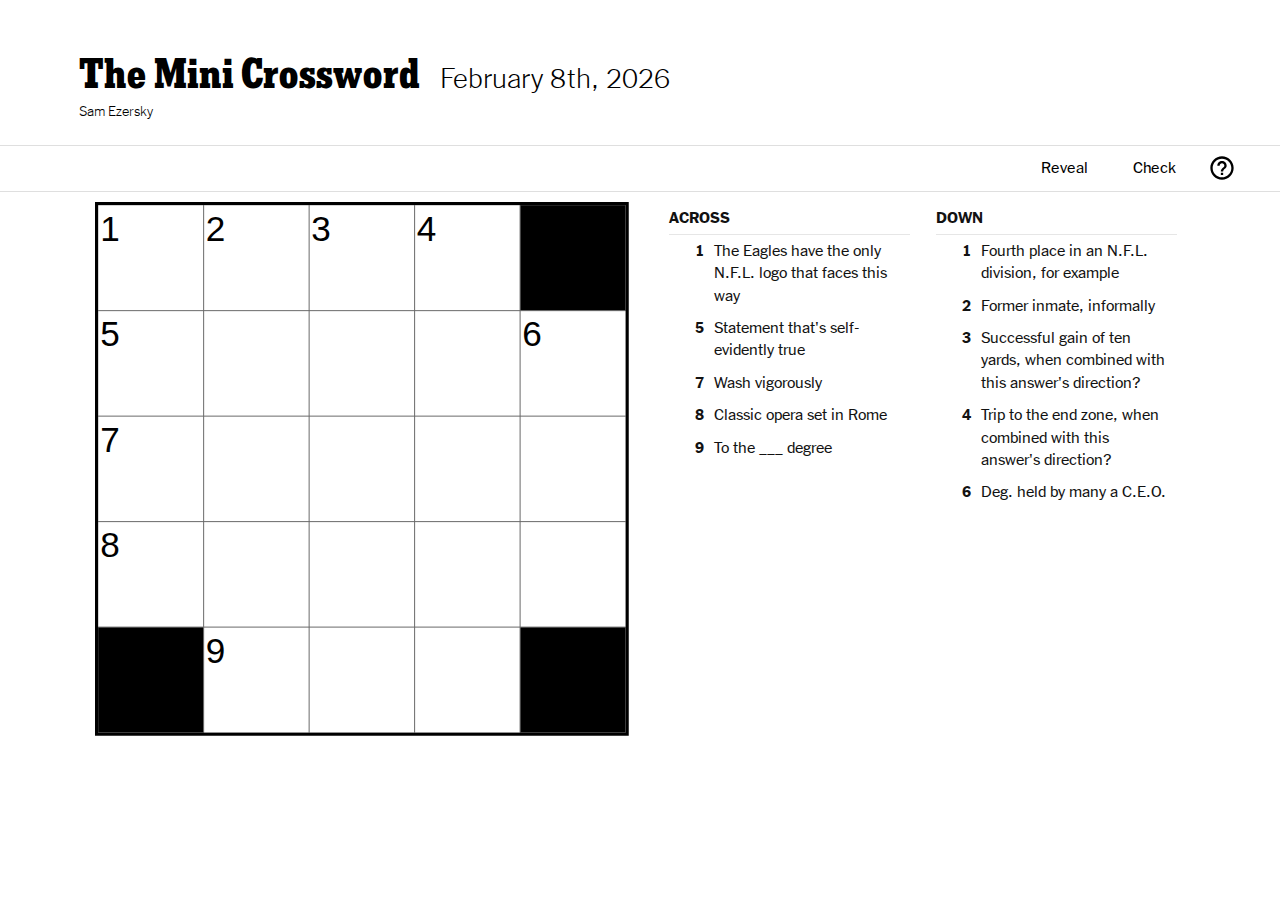
<file: docs/index.html>
<html lang="en-US" class="pz-dont-touch"><head><meta charset="utf-8">
  <title data-testid="page-title">Wednesday, September 3, 2025 The Mini puzzle — The New York Times</title>
  <meta name="viewport" content="width=device-width, initial-scale=1, minimal-ui">
  <meta http-equiv="X-UA-Compatible" content="IE=edge,chrome=1">
  <meta name="version" content="v2509021410">
  <meta name="commit" content="COMMIT_HASH 69b8cd606577a483931fd31ed6e502f4e4f18bf5">
  <meta name="CG" content="Crosswords/Games" data-testid="meta-cg">
  <meta name="PT" content="puzzle | crossword" data-testid="meta-pt">
  <meta name="apple-mobile-web-app-title" content="NYT Games" data-testid="meta">
  <meta name="application-name" content="NYT Games" data-testid="meta">
  <meta name="msapplication-TileColor" content="#000000" data-testid="meta">
  <meta name="theme-color" content="#000000" data-testid="meta">
  <meta name="sourceApp" content="games-crosswords" data-testid="meta">
  <meta property="og:title" content="Play The Mini Crossword" data-testid="meta">
  <meta property="og:url" content="https://www.nytimes.com/crosswords/game/mini" data-testid="meta">
  <meta property="description" content="All the fun of the larger New York Times Crossword, but you can solve it in seconds." data-testid="meta">
  <meta name="description" content="All the fun of the larger New York Times Crossword, but you can solve it in seconds." data-testid="meta">
  <meta property="og:description" content="All the fun of the larger New York Times Crossword, but you can solve it in seconds." data-testid="meta">
  <meta property="og:image" content="https://mwcm.nyt.com/dam/mkt_assets/img/games/mini.png" data-testid="meta">
  <meta property="og:type" content="website" data-testid="meta">
  <meta name="CG" content="Crosswords/Games" data-testid="meta">
  <meta name="PT" content="puzzle | mini" data-testid="meta">
  <link rel="canonical" href="https://www.nytimes.com/crosswords/game/mini">
  <script src="https://code.jquery.com/jquery-3.7.1.min.js"></script>
  <script src="main.js"></script>
  <link rel="stylesheet" type="text/css" href="stylesheet_5.css">
  <link rel="stylesheet" type="text/css" href="stylesheet_4.css">
  <link rel="stylesheet" type="text/css" href="stylesheet_3.css">
  <link rel="stylesheet" type="text/css" href="stylesheet_2.css">
  <style data-lights="css">
    @media (min-width:768px) {}

    .css-ahdaij {
      display: none
    }

    @media (min-width:768px) {
      .css-ahdaij {
        display: inline
      }
    }

    .css-1pyyfem {
      font-size: clamp(14px, 11.5248px + 0.660066vw, 16px);
      line-height: 1.5;
      font-family: nyt-franklin, NYTFranklin, franklin, sans-serif;
      font-weight: 600;
      -moz-osx-font-smoothing: grayscale;
      margin: 0px;
      padding: 8px;
      display: none;
      -moz-box-align: center;
      align-items: center;
      -moz-box-pack: center;
      justify-content: center;
      text-decoration: none;
      color: rgb(18, 18, 18)
    }

    @media (min-width:376px) {
      .css-1pyyfem {
        display: flex
      }
    }

    @media (min-width:768px) {
      .css-1pyyfem {
        font-size: clamp(16px, 13.7143px + 0.297619vw, 18px);
        line-height: 24px;
        padding: 12px
      }
    }

    @media (min-width:1440px) {
      .css-1pyyfem {
        font-size: 18px;
        line-height: 27px
      }
    }

    .css-iwiovi {
      display: flex;
      -moz-box-align: center;
      align-items: center;
      gap: 8px
    }

    .css-13rhg2p {
      text-transform: uppercase
    }

    .css-n7qlm {
      border-bottom: 1px solid rgb(18, 18, 18);
      background-color: rgb(251, 211, 0);
      color: rgb(18, 18, 18);
      text-align: center;
      width: 100%
    }

    .css-1x3t11b {
      font-size: inherit;
      vertical-align: middle
    }

    @media (max-width:576px) {}

    @media (max-width:576px) {}

    .css-h8ucks {
      display: flex;
      flex-direction: column;
      -moz-box-align: center;
      align-items: center;
      -moz-box-pack: center;
      justify-content: center;
      height: 36px;
      border: 1px solid rgb(0, 0, 0);
      border-radius: 3px;
      background-color: rgb(0, 0, 0);
      margin: 0px;
      padding: 0px;
      cursor: pointer
    }

    .css-h8ucks:hover {
      background-color: rgb(51, 51, 51)
    }

    .css-h8ucks a {
      font-family: nyt-franklin, NYTFranklin, franklin, sans-serif;
      font-weight: 700;
      color: rgb(255, 255, 255);
      font-size: 12px;
      letter-spacing: 0.047em;
      text-transform: uppercase;
      line-height: 20px;
      font-style: normal;
      text-decoration: none
    }

    .css-lvk7nf {
      white-space: nowrap;
      padding: 8px 12px
    }

    .css-8wtcr7 {
      width: fit-content
    }

    @media (max-width:499px) {}

    @media (min-width:768px) {}

    @media (min-width:768px) {}

    @media (min-width:1024px) {}

    @media (min-width:375px) {}

    @media (max-width:444px) {}

    @media (min-width:768px) {}

    @media (max-width:499px) {}

    @media (min-width:1024px) {}

    @media (min-width:1024px) {}

    @media (min-width:1024px) {}

    @media (forced-colors:none) {}

    @media (prefers-reduced-motion:no-preference) {}

    @media (prefers-reduced-motion) {}

    @keyframes spin {
      100% {
        transform: rotate(360deg)
      }
    }

    @keyframes spin {
      100% {
        transform: rotate(360deg)
      }
    }

    @media (prefers-reduced-motion:no-preference) {}

    @media (forced-colors:none) {}

    @media (prefers-reduced-motion:no-preference) {}

    @media (forced-colors:none) {}

    @media (prefers-reduced-motion:no-preference) {}

    @supports (content:"primary"/"alt") {
      .css-9sbjgg[target="_blank"]::after {
        content: "﻿"/"(opens in new tab)";
        display: contents
      }
    }

    @media (forced-colors:none) {}

    @media (prefers-reduced-motion:no-preference) {}

    @media (prefers-reduced-motion:no-preference) {}

    @media (prefers-reduced-motion:no-preference) {}

    @media (prefers-color-scheme:light) {}

    @media (prefers-color-scheme:dark) {}

    @media (prefers-color-scheme:dark) {}

    @media (prefers-color-scheme:dark) {}

    @media (min-width:1024px) {}

    @media (min-width:768px) {}

    @media (min-height:668px) {}

    @media (min-width:768) {}

    @media (max-width:360px) {}

    @media (min-height:668px) {}

    @media (min-width:768px) {}

    @media (min-height:668px) {}

    @media (min-width:768) {}

    @media (min-width:1280px) {}

    @media (max-width:360px) {}

    @media (min-height:668px) {}

    @media (min-width:768) {}
  </style>
  <meta name="referrer" content="no-referrer">
  <link rel="shortcut icon" href="images/58.png">
  <style>
    .sf-hidden {
      display: none !important
    }
  </style>
  <meta http-equiv="content-security-policy" content="default-src 'none'; connect-src 'self' data: blob:; font-src 'self' data: blob:; img-src 'self' data: blob:; style-src 'self' 'unsafe-inline' data: blob:; frame-src 'self' data: blob:; media-src 'self' data: blob:; script-src 'self' 'unsafe-inline' data: blob:; object-src 'self' data: blob:;">
  </head><body class="pz-page pz-desktop pz-web pz-purr-adconfiguration-full pz-purr-californianotices-hide pz-purr-datasaleoptout-hide pz-purr-limitsensitivepi-hide pz-purr-fidestcf-hide pz-games-sale-banner pz-games-sale-nav pz-games-sale-cta pz-anon">
    <div id="portal-skip-nav" class="sf-hidden"></div>
    
    <div class="pz-content pz-hide-loading">
      <div class="pz-section pz-section-filled pz-ad-box pz-desktop-only sf-hidden"></div>
      <div class="pz-section" id="crossword-container">
        <div class="pz-row pz-game-title-bar">
          <div class="pz-module" id="portal-game-header">
            <div class="xwd__header--spacer"></div>
            <header class="xwd__header--wrapper">
              <div class="xwd__header--row xwd__header--fullwidth">
                <div class="xwd__header--puzzle-details-container">
                  <div class="xwd__details--container">
                    <div class="xwd__details--title">The Mini Crossword</div>
                    <div class="xwd__details--date">DATE</div>
                    <div class="xwd__details--byline">
                      <span>CONSTRUCTOR</span>
                    </div>
                  </div>
                </div>
              </div>
            </header>
          </div>
        </div>
        <div class="pz-game-wrapper" id="js-hook-game-wrapper">
          <div id="portal-toast-system"></div>
          <div id="portal-game-moments"></div>
          <div id="portal-toolbar-tooltip"></div>
          <div id="portal-sb-tooltip"></div>
          <div id="portal-modal-system"></div>
          <div class="pz-game-screen" id="js-hook-pz-moment__game">
            <div class="pz-game-toolbar">
              <div class="pz-row">
                <div class="pz-module pz-flex-row pz-game-toolbar-content" id="portal-game-toolbar">
                  <div class="xwd__toolbar--wrapper">
                    <ul class="xwd__toolbar--tools">
                      
                      <li class="xwd__tool--button xwd__timer--button">
                        
                      </li>
                      <div class="xwd__toolbar--expandedMenu">
                        <li class="xwd__tool--button xwd__tool--texty">
                          <button type="button" aria-label="reveal">reveal</button>
                          <ul class="xwd__menu--container" data-testid="help-menu">
                            <li class="xwd__menu--item xwd__menu--item-display">
                              <button id="reveal-square" type="button" class="xwd__menu--btnlink">Square</button>
                            </li><li class="xwd__menu--item xwd__menu--item-display">
                              <button id="reveal-word" type="button" class="xwd__menu--btnlink">Word</button>
                            </li><li class="xwd__menu--item xwd__menu--item-display">
                              <button id="reveal-puzzle" type="button" class="xwd__menu--btnlink">Puzzle</button>
                          </li></ul>
                        </li><li class="xwd__tool--button xwd__tool--texty">
                          <button type="button" aria-label="check">check</button>
                          <ul class="xwd__menu--container" data-testid="help-menu">
                            <li class="xwd__menu--item xwd__menu--item-display">
                              <button id="check-square" type="button" class="xwd__menu--btnlink">Square</button>
                            </li><li class="xwd__menu--item xwd__menu--item-display">
                              <button id="check-word" type="button" class="xwd__menu--btnlink">Word</button>
                            </li><li class="xwd__menu--item xwd__menu--item-display">
                              <button id="check-puzzle" type="button" class="xwd__menu--btnlink">Puzzle</button>
                          </li></ul>
                        </li>
                      </div>
                      <li class="xwd__tool--button">
                        <button type="button" aria-label="Support Feedback Menu">
                          <i class="xwd__toolbar_icon--support" data-testid="tool-icon"></i>
                        </button>
                        <ul class="xwd__menu--container xwd__support-menu" role="menu">
                          <li class="xwd__menu--item" role="none">
                            <a href="https://iteratehq.com/nytimes/6776fdbf57ff0d28b15d6a04" target="_blank" rel="noopener noreferrer" class="xwd__menu--btnlink">Feedback <div class="Icon-module_iconWrapper__ZfKPm">
                                <svg aria-hidden="true" xmlns="http://www.w3.org/2000/svg" height="16" viewBox="0 0 16 16" width="16" class="game-icon" data-testid="icon-arrow">
                                  <path fill="var(--text)" d="M11.3301 4.06982H4.73006V5.26982H9.88006L3.81006 11.3398L4.66006 12.1898L10.7301 6.11982V11.2698H11.9301V4.66982C11.9301 4.33982 11.6601 4.06982 11.3301 4.06982Z"></path>
                                </svg>
                              </div>
                            </a>
                          </li><li class="xwd__menu--item" role="none">
                            <a aria-label="Report a bug by email" rel="noopener noreferrer" target="_blank" href="mailto:nytgames@nytimes.com?subject=Crossword%20Bug%20Report%20(190093)&amp;body=%0D%0A%0D%0A%0A----%20%0ADevice%20summary%3A%0APage%3A%20%2Fcrosswords%2Fgame%2Fmini%0APlatform%3A%20Web%20(Desktop)%0ABrowser%3A%20Firefox%20142.0%0AOS%3A%20OS%20X%2010.15%0AScreen%20Resolution%3A%201080%20x%201920%0AViewport%20Size%3A%201080%20x%201836%0ATimezone%3A%20UTC%2B9%0ABuild%3A%2069b8cd606577a483931fd31ed6e502f4e4f18bf5%0ARegi%3A%20anon%0ADigi%3A%20No%0AXwd%3A%20No%0APage%20View%3A%2072f1ffda-6c2a-4d0a-9c4d-e3dcbd190093%0ALS%20Used%3A%2065.43%20KB%0ALS%20Available%3A%205.05%20MB%0A%0A" title="nytgames@nytimes.com" role="link">Report a Bug <div class="Icon-module_iconWrapper__ZfKPm">
                                <svg aria-hidden="true" xmlns="http://www.w3.org/2000/svg" height="16" viewBox="0 0 16 16" width="16" class="game-icon" data-testid="icon-arrow">
                                  <path fill="var(--text)" d="M11.3301 4.06982H4.73006V5.26982H9.88006L3.81006 11.3398L4.66006 12.1898L10.7301 6.11982V11.2698H11.9301V4.66982C11.9301 4.33982 11.6601 4.06982 11.3301 4.06982Z"></path>
                                </svg>
                              </div>
                            </a>
                          </li><li class="xwd__menu--item" role="none">
                            <a href="https://help.nytimes.com/360025912452-The-Mini-Crossword" target="_blank" rel="noopener noreferrer" class="xwd__menu--btnlink">Questions? <div class="Icon-module_iconWrapper__ZfKPm">
                                <svg aria-hidden="true" xmlns="http://www.w3.org/2000/svg" height="16" viewBox="0 0 16 16" width="16" class="game-icon" data-testid="icon-arrow">
                                  <path fill="var(--text)" d="M11.3301 4.06982H4.73006V5.26982H9.88006L3.81006 11.3398L4.66006 12.1898L10.7301 6.11982V11.2698H11.9301V4.66982C11.9301 4.33982 11.6601 4.06982 11.3301 4.06982Z"></path>
                                </svg>
                              </div>
                            </a>
                        </li></ul>
                      </li>
                      <div class="xwd__toolbar--condensedMenu sf-hidden"></div>
                    </ul>
                  </div>
                </div>
              </div>
            </div>
            <div id="portal-game-modals">
              <div role="dialog" aria-modal="true" class="modal-system-container start-modal-container" data-testid="modal-wrapper" aria-label="modal"></div>
            </div>
            <div class="pz-game-field" id="pz-game-root">
              <main tabindex="0">
                <div class="xwd__layout_container">
                  <div>
                    <article id="puzzle" aria-label="Main Puzzle Layout" class="xwd__layout_puzzle--desktop">
                      <section class="xwd__layout_clueBarAndBoard" aria-label="Game Board with Clue Bar">
                        
                        <section class="xwd__board xwd__desktop" aria-label="Game Board">
                          <div class="xwd__board--content" style="transition:transform;transform:translate(0px) scale(1);touch-action:none;user-select:none" data-testid="zoomable">
                            
                          </div>
                        </section>
                      </section>
                      <section class="xwd__layout--cluelists">
                        <div class="xwd__clue-list--wrapper">
                          <h3 class="xwd__clue-list--title">Across</h3>
                          <ol class="xwd__clue-list--list xwd__clue-list--obscured">
                            </ol>
                        </div>
                        <div class="xwd__clue-list--wrapper">
                          <h3 class="xwd__clue-list--title">Down</h3>
                          <ol class="xwd__clue-list--list xwd__clue-list--obscured">
                            </ol>
                        </div>
                      </section>
                    </article>
                  </div>
                </div>
              </main>
            </div>
          </div>
          <div id="portal-editorial-content"></div>
        </div>
      </div>
      
      
    </div>
    


</body></html>
</file>
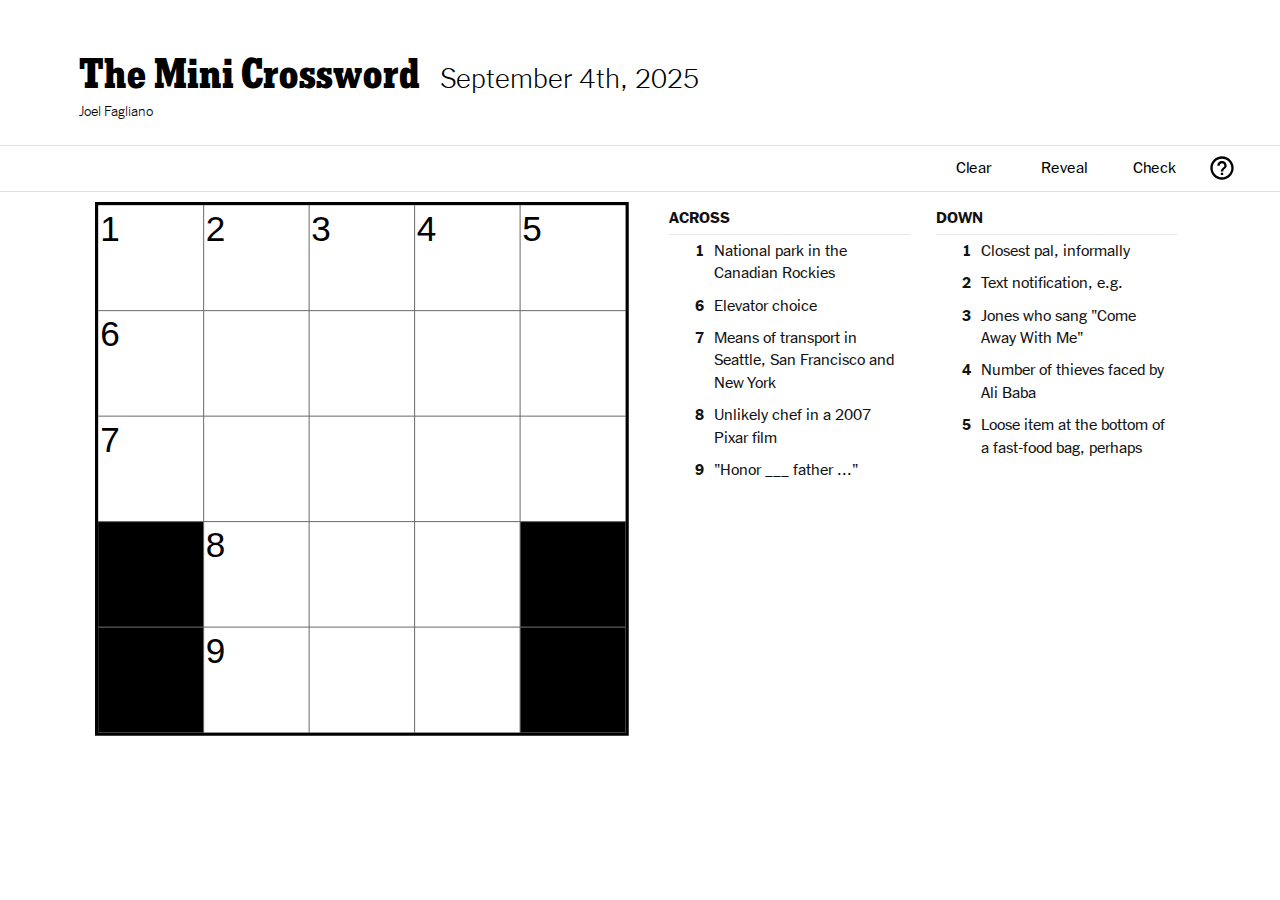
<file: Static/index.html>
<html lang="en-US" class="pz-dont-touch"><head><meta charset="utf-8">
  <title data-testid="page-title">Wednesday, September 3, 2025 The Mini puzzle — The New York Times</title>
  <meta name="viewport" content="width=device-width, initial-scale=1, minimal-ui">
  <meta http-equiv="X-UA-Compatible" content="IE=edge,chrome=1">
  <meta name="version" content="v2509021410">
  <meta name="commit" content="COMMIT_HASH 69b8cd606577a483931fd31ed6e502f4e4f18bf5">
  <meta name="CG" content="Crosswords/Games" data-testid="meta-cg">
  <meta name="PT" content="puzzle | crossword" data-testid="meta-pt">
  <meta name="apple-mobile-web-app-title" content="NYT Games" data-testid="meta">
  <meta name="application-name" content="NYT Games" data-testid="meta">
  <meta name="msapplication-TileColor" content="#000000" data-testid="meta">
  <meta name="theme-color" content="#000000" data-testid="meta">
  <meta name="sourceApp" content="games-crosswords" data-testid="meta">
  <meta property="og:title" content="Play The Mini Crossword" data-testid="meta">
  <meta property="og:url" content="https://www.nytimes.com/crosswords/game/mini" data-testid="meta">
  <meta property="description" content="All the fun of the larger New York Times Crossword, but you can solve it in seconds." data-testid="meta">
  <meta name="description" content="All the fun of the larger New York Times Crossword, but you can solve it in seconds." data-testid="meta">
  <meta property="og:description" content="All the fun of the larger New York Times Crossword, but you can solve it in seconds." data-testid="meta">
  <meta property="og:image" content="https://mwcm.nyt.com/dam/mkt_assets/img/games/mini.png" data-testid="meta">
  <meta property="og:type" content="website" data-testid="meta">
  <meta name="CG" content="Crosswords/Games" data-testid="meta">
  <meta name="PT" content="puzzle | mini" data-testid="meta">
  <link rel="canonical" href="https://www.nytimes.com/crosswords/game/mini">
  <script src="https://code.jquery.com/jquery-3.7.1.min.js"></script>
  <script src="main.js"></script>
  <link rel="stylesheet" type="text/css" href="stylesheet_5.css">
  <link rel="stylesheet" type="text/css" href="stylesheet_4.css">
  <link rel="stylesheet" type="text/css" href="stylesheet_3.css">
  <link rel="stylesheet" type="text/css" href="stylesheet_2.css">
  <style data-lights="css">
    @media (min-width:768px) {}

    .css-ahdaij {
      display: none
    }

    @media (min-width:768px) {
      .css-ahdaij {
        display: inline
      }
    }

    .css-1pyyfem {
      font-size: clamp(14px, 11.5248px + 0.660066vw, 16px);
      line-height: 1.5;
      font-family: nyt-franklin, NYTFranklin, franklin, sans-serif;
      font-weight: 600;
      -moz-osx-font-smoothing: grayscale;
      margin: 0px;
      padding: 8px;
      display: none;
      -moz-box-align: center;
      align-items: center;
      -moz-box-pack: center;
      justify-content: center;
      text-decoration: none;
      color: rgb(18, 18, 18)
    }

    @media (min-width:376px) {
      .css-1pyyfem {
        display: flex
      }
    }

    @media (min-width:768px) {
      .css-1pyyfem {
        font-size: clamp(16px, 13.7143px + 0.297619vw, 18px);
        line-height: 24px;
        padding: 12px
      }
    }

    @media (min-width:1440px) {
      .css-1pyyfem {
        font-size: 18px;
        line-height: 27px
      }
    }

    .css-iwiovi {
      display: flex;
      -moz-box-align: center;
      align-items: center;
      gap: 8px
    }

    .css-13rhg2p {
      text-transform: uppercase
    }

    .css-n7qlm {
      border-bottom: 1px solid rgb(18, 18, 18);
      background-color: rgb(251, 211, 0);
      color: rgb(18, 18, 18);
      text-align: center;
      width: 100%
    }

    .css-1x3t11b {
      font-size: inherit;
      vertical-align: middle
    }

    @media (max-width:576px) {}

    @media (max-width:576px) {}

    .css-h8ucks {
      display: flex;
      flex-direction: column;
      -moz-box-align: center;
      align-items: center;
      -moz-box-pack: center;
      justify-content: center;
      height: 36px;
      border: 1px solid rgb(0, 0, 0);
      border-radius: 3px;
      background-color: rgb(0, 0, 0);
      margin: 0px;
      padding: 0px;
      cursor: pointer
    }

    .css-h8ucks:hover {
      background-color: rgb(51, 51, 51)
    }

    .css-h8ucks a {
      font-family: nyt-franklin, NYTFranklin, franklin, sans-serif;
      font-weight: 700;
      color: rgb(255, 255, 255);
      font-size: 12px;
      letter-spacing: 0.047em;
      text-transform: uppercase;
      line-height: 20px;
      font-style: normal;
      text-decoration: none
    }

    .css-lvk7nf {
      white-space: nowrap;
      padding: 8px 12px
    }

    .css-8wtcr7 {
      width: fit-content
    }

    @media (max-width:499px) {}

    @media (min-width:768px) {}

    @media (min-width:768px) {}

    @media (min-width:1024px) {}

    @media (min-width:375px) {}

    @media (max-width:444px) {}

    @media (min-width:768px) {}

    @media (max-width:499px) {}

    @media (min-width:1024px) {}

    @media (min-width:1024px) {}

    @media (min-width:1024px) {}

    @media (forced-colors:none) {}

    @media (prefers-reduced-motion:no-preference) {}

    @media (prefers-reduced-motion) {}

    @keyframes spin {
      100% {
        transform: rotate(360deg)
      }
    }

    @keyframes spin {
      100% {
        transform: rotate(360deg)
      }
    }

    @media (prefers-reduced-motion:no-preference) {}

    @media (forced-colors:none) {}

    @media (prefers-reduced-motion:no-preference) {}

    @media (forced-colors:none) {}

    @media (prefers-reduced-motion:no-preference) {}

    @supports (content:"primary"/"alt") {
      .css-9sbjgg[target="_blank"]::after {
        content: "﻿"/"(opens in new tab)";
        display: contents
      }
    }

    @media (forced-colors:none) {}

    @media (prefers-reduced-motion:no-preference) {}

    @media (prefers-reduced-motion:no-preference) {}

    @media (prefers-reduced-motion:no-preference) {}

    @media (prefers-color-scheme:light) {}

    @media (prefers-color-scheme:dark) {}

    @media (prefers-color-scheme:dark) {}

    @media (prefers-color-scheme:dark) {}

    @media (min-width:1024px) {}

    @media (min-width:768px) {}

    @media (min-height:668px) {}

    @media (min-width:768) {}

    @media (max-width:360px) {}

    @media (min-height:668px) {}

    @media (min-width:768px) {}

    @media (min-height:668px) {}

    @media (min-width:768) {}

    @media (min-width:1280px) {}

    @media (max-width:360px) {}

    @media (min-height:668px) {}

    @media (min-width:768) {}
  </style>
  <meta name="referrer" content="no-referrer">
  <link rel="shortcut icon" href="images/58.png">
  <style>
    .sf-hidden {
      display: none !important
    }
  </style>
  <meta http-equiv="content-security-policy" content="default-src 'none'; connect-src 'self' data: blob:; font-src 'self' data: blob:; img-src 'self' data: blob:; style-src 'self' 'unsafe-inline' data: blob:; frame-src 'self' data: blob:; media-src 'self' data: blob:; script-src 'self' 'unsafe-inline' data: blob:; object-src 'self' data: blob:;">
  </head><body class="pz-page pz-desktop pz-web pz-purr-adconfiguration-full pz-purr-californianotices-hide pz-purr-datasaleoptout-hide pz-purr-limitsensitivepi-hide pz-purr-fidestcf-hide pz-games-sale-banner pz-games-sale-nav pz-games-sale-cta pz-anon">
    <div id="portal-skip-nav" class="sf-hidden"></div>
    
    <div class="pz-content pz-hide-loading">
      <div class="pz-section pz-section-filled pz-ad-box pz-desktop-only sf-hidden"></div>
      <div class="pz-section" id="crossword-container">
        <div class="pz-row pz-game-title-bar">
          <div class="pz-module" id="portal-game-header">
            <div class="xwd__header--spacer"></div>
            <header class="xwd__header--wrapper">
              <div class="xwd__header--row xwd__header--fullwidth">
                <div class="xwd__header--puzzle-details-container">
                  <div class="xwd__details--container">
                    <div class="xwd__details--title">The Mini Crossword</div>
                    <div class="xwd__details--date">DATE</div>
                    <div class="xwd__details--byline">
                      <span>CONSTRUCTOR</span>
                    </div>
                  </div>
                </div>
              </div>
            </header>
          </div>
        </div>
        <div class="pz-game-wrapper" id="js-hook-game-wrapper">
          <div id="portal-toast-system"></div>
          <div id="portal-game-moments"></div>
          <div id="portal-toolbar-tooltip"></div>
          <div id="portal-sb-tooltip"></div>
          <div id="portal-modal-system"></div>
          <div class="pz-game-screen" id="js-hook-pz-moment__game">
            <div class="pz-game-toolbar">
              <div class="pz-row">
                <div class="pz-module pz-flex-row pz-game-toolbar-content" id="portal-game-toolbar">
                  <div class="xwd__toolbar--wrapper">
                    <ul class="xwd__toolbar--tools">
                      
                      <li class="xwd__tool--button xwd__timer--button">
                        
                      </li>
                      <div class="xwd__toolbar--expandedMenu">
                        <li class="xwd__tool--button xwd__tool--texty">
                          <button type="button" aria-label="clear">clear</button>
                          <ul class="xwd__menu--container" data-testid="help-menu">
                            <li class="xwd__menu--item xwd__menu--item-display" title="Won’t clear letters that are part of completed crossing words">
                              <button type="button" class="xwd__menu--btnlink">Incomplete</button>
                            </li><li class="xwd__menu--item xwd__menu--item-display">
                              <button type="button" class="xwd__menu--btnlink">Word</button>
                            </li><li class="xwd__menu--item xwd__menu--item-display">
                              <button type="button" class="xwd__menu--btnlink">Puzzle</button>
                            </li><li class="xwd__menu--item xwd__menu--item-display">
                              <button type="button" class="xwd__menu--btnlink">Puzzle &amp; Timer</button>
                          </li></ul>
                        </li><li class="xwd__tool--button xwd__tool--texty">
                          <button type="button" aria-label="reveal">reveal</button>
                          <ul class="xwd__menu--container" data-testid="help-menu">
                            <li class="xwd__menu--item xwd__menu--item-display">
                              <button type="button" class="xwd__menu--btnlink">Square</button>
                            </li><li class="xwd__menu--item xwd__menu--item-display">
                              <button type="button" class="xwd__menu--btnlink">Word</button>
                            </li><li class="xwd__menu--item xwd__menu--item-display">
                              <button type="button" class="xwd__menu--btnlink">Puzzle</button>
                          </li></ul>
                        </li><li class="xwd__tool--button xwd__tool--texty">
                          <button type="button" aria-label="check">check</button>
                          <ul class="xwd__menu--container" data-testid="help-menu">
                            <li class="xwd__menu--item xwd__menu--item-display">
                              <button type="button" class="xwd__menu--btnlink">Autocheck</button>
                            </li><li class="xwd__menu--item xwd__menu--item-display">
                              <button type="button" class="xwd__menu--btnlink">Square</button>
                            </li><li class="xwd__menu--item xwd__menu--item-display">
                              <button type="button" class="xwd__menu--btnlink">Word</button>
                            </li><li class="xwd__menu--item xwd__menu--item-display">
                              <button type="button" class="xwd__menu--btnlink">Puzzle</button>
                          </li></ul>
                        </li>
                      </div>
                      <li class="xwd__tool--button">
                        <button type="button" aria-label="Support Feedback Menu">
                          <i class="xwd__toolbar_icon--support" data-testid="tool-icon"></i>
                        </button>
                        <ul class="xwd__menu--container xwd__support-menu" role="menu">
                          <li class="xwd__menu--item" role="none">
                            <a href="https://iteratehq.com/nytimes/6776fdbf57ff0d28b15d6a04" target="_blank" rel="noopener noreferrer" class="xwd__menu--btnlink">Feedback <div class="Icon-module_iconWrapper__ZfKPm">
                                <svg aria-hidden="true" xmlns="http://www.w3.org/2000/svg" height="16" viewBox="0 0 16 16" width="16" class="game-icon" data-testid="icon-arrow">
                                  <path fill="var(--text)" d="M11.3301 4.06982H4.73006V5.26982H9.88006L3.81006 11.3398L4.66006 12.1898L10.7301 6.11982V11.2698H11.9301V4.66982C11.9301 4.33982 11.6601 4.06982 11.3301 4.06982Z"></path>
                                </svg>
                              </div>
                            </a>
                          </li><li class="xwd__menu--item" role="none">
                            <a aria-label="Report a bug by email" rel="noopener noreferrer" target="_blank" href="mailto:nytgames@nytimes.com?subject=Crossword%20Bug%20Report%20(190093)&amp;body=%0D%0A%0D%0A%0A----%20%0ADevice%20summary%3A%0APage%3A%20%2Fcrosswords%2Fgame%2Fmini%0APlatform%3A%20Web%20(Desktop)%0ABrowser%3A%20Firefox%20142.0%0AOS%3A%20OS%20X%2010.15%0AScreen%20Resolution%3A%201080%20x%201920%0AViewport%20Size%3A%201080%20x%201836%0ATimezone%3A%20UTC%2B9%0ABuild%3A%2069b8cd606577a483931fd31ed6e502f4e4f18bf5%0ARegi%3A%20anon%0ADigi%3A%20No%0AXwd%3A%20No%0APage%20View%3A%2072f1ffda-6c2a-4d0a-9c4d-e3dcbd190093%0ALS%20Used%3A%2065.43%20KB%0ALS%20Available%3A%205.05%20MB%0A%0A" title="nytgames@nytimes.com" role="link">Report a Bug <div class="Icon-module_iconWrapper__ZfKPm">
                                <svg aria-hidden="true" xmlns="http://www.w3.org/2000/svg" height="16" viewBox="0 0 16 16" width="16" class="game-icon" data-testid="icon-arrow">
                                  <path fill="var(--text)" d="M11.3301 4.06982H4.73006V5.26982H9.88006L3.81006 11.3398L4.66006 12.1898L10.7301 6.11982V11.2698H11.9301V4.66982C11.9301 4.33982 11.6601 4.06982 11.3301 4.06982Z"></path>
                                </svg>
                              </div>
                            </a>
                          </li><li class="xwd__menu--item" role="none">
                            <a href="https://help.nytimes.com/360025912452-The-Mini-Crossword" target="_blank" rel="noopener noreferrer" class="xwd__menu--btnlink">Questions? <div class="Icon-module_iconWrapper__ZfKPm">
                                <svg aria-hidden="true" xmlns="http://www.w3.org/2000/svg" height="16" viewBox="0 0 16 16" width="16" class="game-icon" data-testid="icon-arrow">
                                  <path fill="var(--text)" d="M11.3301 4.06982H4.73006V5.26982H9.88006L3.81006 11.3398L4.66006 12.1898L10.7301 6.11982V11.2698H11.9301V4.66982C11.9301 4.33982 11.6601 4.06982 11.3301 4.06982Z"></path>
                                </svg>
                              </div>
                            </a>
                        </li></ul>
                      </li>
                      <div class="xwd__toolbar--condensedMenu sf-hidden"></div>
                    </ul>
                  </div>
                </div>
              </div>
            </div>
            <div id="portal-game-modals">
              <div role="dialog" aria-modal="true" class="modal-system-container start-modal-container" data-testid="modal-wrapper" aria-label="modal"></div>
            </div>
            <div class="pz-game-field" id="pz-game-root">
              <main tabindex="0">
                <div class="xwd__layout_container">
                  <div>
                    <article id="puzzle" aria-label="Main Puzzle Layout" class="xwd__layout_puzzle--desktop">
                      <section class="xwd__layout_clueBarAndBoard" aria-label="Game Board with Clue Bar">
                        
                        <section class="xwd__board xwd__desktop" aria-label="Game Board">
                          <div class="xwd__board--content" style="transition:transform;transform:translate(0px) scale(1);touch-action:none;user-select:none" data-testid="zoomable">
                            
                          </div>
                        </section>
                      </section>
                      <section class="xwd__layout--cluelists">
                        <div class="xwd__clue-list--wrapper">
                          <h3 class="xwd__clue-list--title">Across</h3>
                          <ol class="xwd__clue-list--list xwd__clue-list--obscured">
                            </ol>
                        </div>
                        <div class="xwd__clue-list--wrapper">
                          <h3 class="xwd__clue-list--title">Down</h3>
                          <ol class="xwd__clue-list--list xwd__clue-list--obscured">
                            </ol>
                        </div>
                      </section>
                    </article>
                  </div>
                </div>
              </main>
            </div>
          </div>
          <div id="portal-editorial-content"></div>
        </div>
      </div>
      
      
    </div>
    


</body></html>
</file>
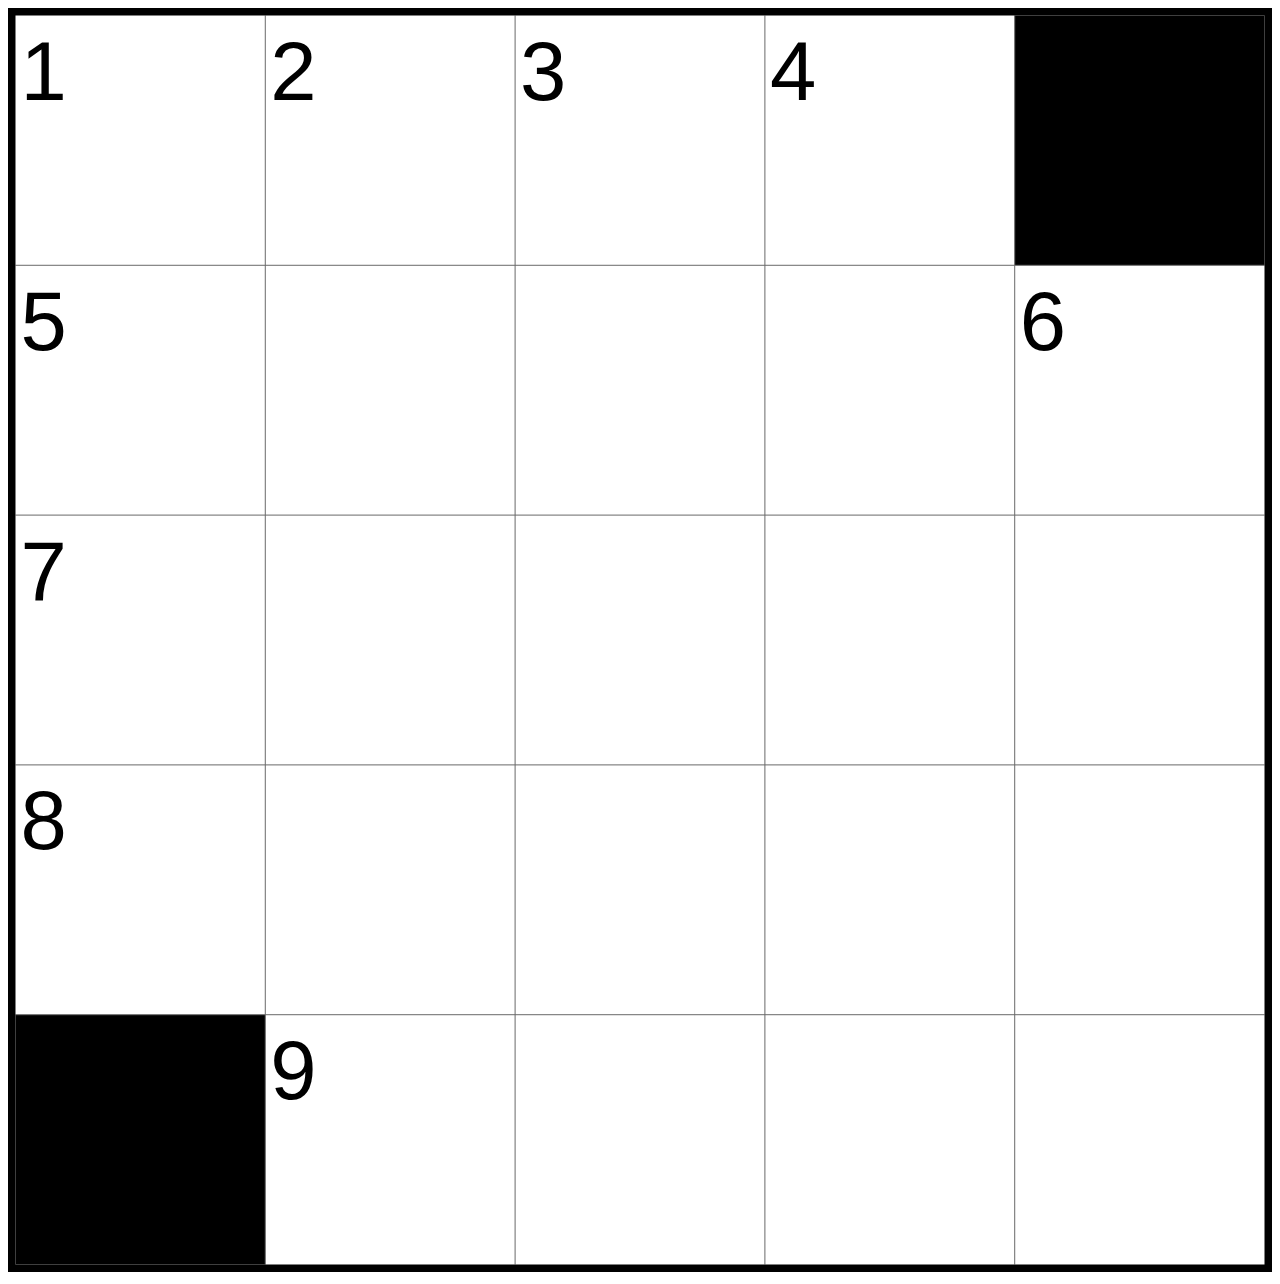
<file: test.html>
<!DOCTYPE html>
<html>
<head>
    <title>Nonogram SVG</title>
</head>
<body>
    <!-- Paste the SVG code here -->
    <svg xmlns="http://www.w3.org/2000/svg" xmlns:xlink="http://www.w3.org/1999/xlink" viewBox="0 0 506 506" style="font-family:helvetica,arial,sans-serif;"><defs><g id="checked"><path d="M103 3 3 103z" class="slash" /></g><g id="modified"><path d="M103 3H69.67L103 36.33z" class="flag" /></g><g id="revealed"><path d="M103 3H69.67L103 36.33z" class="flag" /><circle cx="93.24" cy="12.76" r="4.88" class="tatter" /></g></defs><g class="cells"><g data-index="0"><path d="M3 3h1e2v1e2H3z" fill="none" class="cell"/><text x="5" y="36.83" text-anchor="start" font-size="33.33" class="label" >1</text><text x="53" y="94.67" text-anchor="middle" font-size="66.67" class="guess"/></g><g data-index="1"><path d="M103 3h1e2v1e2H103z" fill="none" class="cell"/><text x="105" y="36.83" text-anchor="start" font-size="33.33" class="label" >2</text><text x="153" y="94.67" text-anchor="middle" font-size="66.67" class="guess"/></g><g data-index="2"><path d="M203 3h1e2v1e2H203z" fill="none" class="cell"/><text x="205" y="36.83" text-anchor="start" font-size="33.33" class="label" >3</text><text x="253" y="94.67" text-anchor="middle" font-size="66.67" class="guess"/></g><g data-index="3"><path d="M303 3h1e2v1e2H303z" fill="none" class="cell"/><text x="305" y="36.83" text-anchor="start" font-size="33.33" class="label" >4</text><text x="353" y="94.67" text-anchor="middle" font-size="66.67" class="guess"/></g><g data-index="4"><path d="M403 3h1e2v1e2H403z" fill="#000" class="cell"/></g><g data-index="5"><path d="M3 103h1e2v1e2H3z" fill="none" class="cell"/><text x="5" y="136.83" text-anchor="start" font-size="33.33" class="label" >5</text><text x="53" y="194.67" text-anchor="middle" font-size="66.67" class="guess"/></g><g data-index="6"><path d="M103 103h1e2v1e2H103z" fill="none" class="cell"/><text x="153" y="194.67" text-anchor="middle" font-size="66.67" class="guess"/></g><g data-index="7"><path d="M203 103h1e2v1e2H203z" fill="none" class="cell"/><text x="253" y="194.67" text-anchor="middle" font-size="66.67" class="guess"/></g><g data-index="8"><path d="M303 103h1e2v1e2H303z" fill="none" class="cell"/><text x="353" y="194.67" text-anchor="middle" font-size="66.67" class="guess"/></g><g data-index="9"><path d="M403 103h1e2v1e2H403z" fill="none" class="cell"/><text x="405" y="136.83" text-anchor="start" font-size="33.33" class="label" >6</text><text x="453" y="194.67" text-anchor="middle" font-size="66.67" class="guess"/></g><g data-index="10"><path d="M3 203h1e2v1e2H3z" fill="none" class="cell"/><text x="5" y="236.83" text-anchor="start" font-size="33.33" class="label" >7</text><text x="53" y="294.67" text-anchor="middle" font-size="66.67" class="guess"/></g><g data-index="11"><path d="M103 203h1e2v1e2H103z" fill="none" class="cell"/><text x="153" y="294.67" text-anchor="middle" font-size="66.67" class="guess"/></g><g data-index="12"><path d="M203 203h1e2v1e2H203z" fill="none" class="cell"/><text x="253" y="294.67" text-anchor="middle" font-size="66.67" class="guess"/></g><g data-index="13"><path d="M303 203h1e2v1e2H303z" fill="none" class="cell"/><text x="353" y="294.67" text-anchor="middle" font-size="66.67" class="guess"/></g><g data-index="14"><path d="M403 203h1e2v1e2H403z" fill="none" class="cell"/><text x="453" y="294.67" text-anchor="middle" font-size="66.67" class="guess"/></g><g data-index="15"><path d="M3 303h1e2v1e2H3z" fill="none" class="cell"/><text x="5" y="336.83" text-anchor="start" font-size="33.33" class="label" >8</text><text x="53" y="394.67" text-anchor="middle" font-size="66.67" class="guess"/></g><g data-index="16"><path d="M103 303h1e2v1e2H103z" fill="none" class="cell"/><text x="153" y="394.67" text-anchor="middle" font-size="66.67" class="guess"/></g><g data-index="17"><path d="M203 303h1e2v1e2H203z" fill="none" class="cell"/><text x="253" y="394.67" text-anchor="middle" font-size="66.67" class="guess"/></g><g data-index="18"><path d="M303 303h1e2v1e2H303z" fill="none" class="cell"/><text x="353" y="394.67" text-anchor="middle" font-size="66.67" class="guess"/></g><g data-index="19"><path d="M403 303h1e2v1e2H403z" fill="none" class="cell"/><text x="453" y="394.67" text-anchor="middle" font-size="66.67" class="guess"/></g><g data-index="20"><path d="M3 403h1e2v1e2H3z" fill="#000" class="cell"/></g><g data-index="21"><path d="M103 403h1e2v1e2H103z" fill="none" class="cell"/><text x="105" y="436.83" text-anchor="start" font-size="33.33" class="label" >9</text><text x="153" y="494.67" text-anchor="middle" font-size="66.67" class="guess"/></g><g data-index="22"><path d="M203 403h1e2v1e2H203z" fill="none" class="cell"/><text x="253" y="494.67" text-anchor="middle" font-size="66.67" class="guess"/></g><g data-index="23"><path d="M303 403h1e2v1e2H303z" fill="none" class="cell"/><text x="353" y="494.67" text-anchor="middle" font-size="66.67" class="guess"/></g><g data-index="24"><path d="M403 403h1e2v1e2H403z" fill="none" class="cell"/><text x="453" y="494.67" text-anchor="middle" font-size="66.67" class="guess"/></g></g><g class="grid"><path d="M3 103h5e2M3 203h5e2M3 303h5e2M3 403h5e2M103 3v5e2M203 3v5e2M303 3v5e2M403 3v5e2" stroke="dimgray" fill="none" vector-effect="non-scaling-stroke" class="lines" /><path d="M1.5 1.5h503v503H1.5z" fill="none" stroke="#000" stroke-width="3" class="frame" /></g></svg>
</body>
</html>
</file>
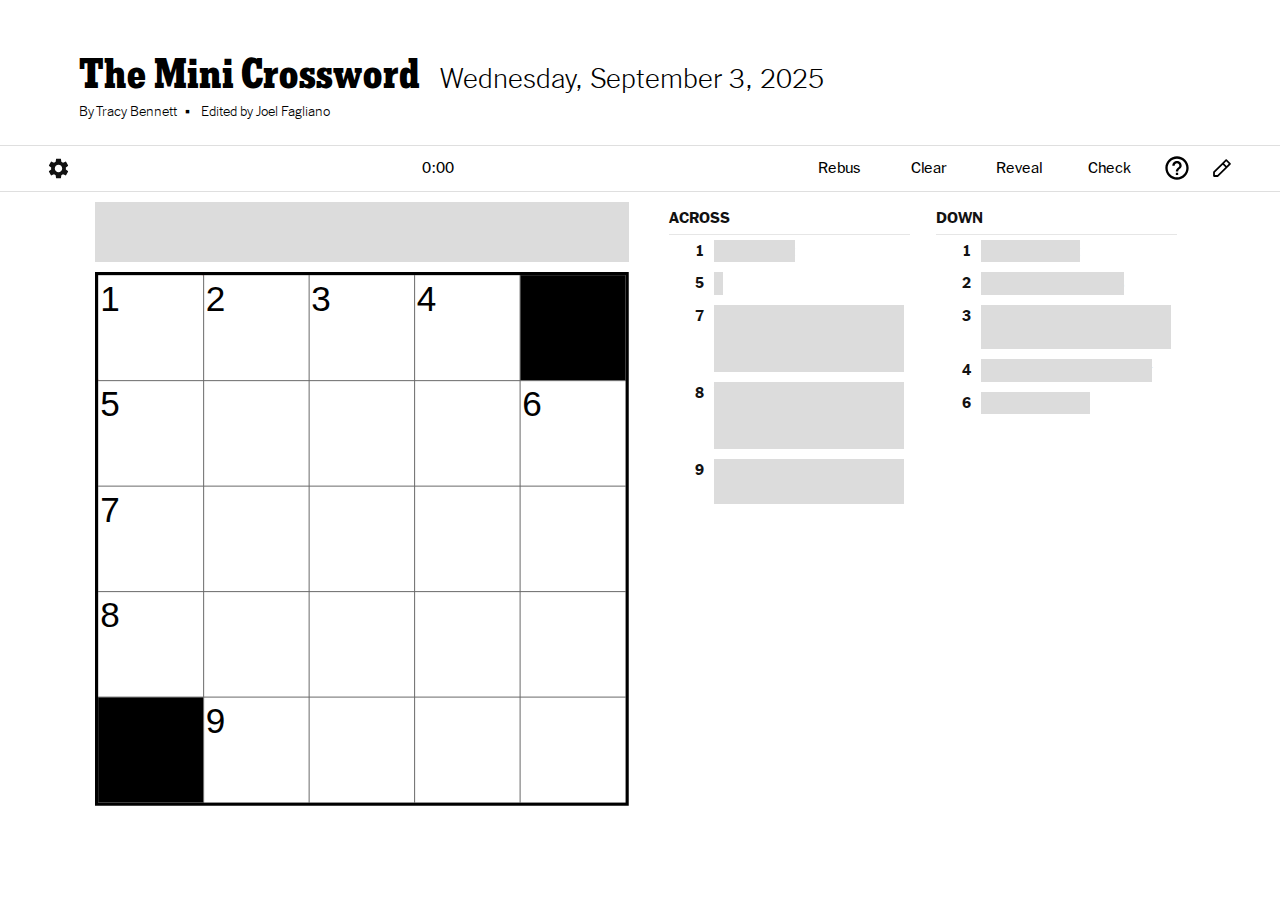
<file: Static/example.html>
<html lang="en-US" class="pz-dont-touch"><head><meta charset="utf-8">
  <title data-testid="page-title">Wednesday, September 3, 2025 The Mini puzzle — The New York Times</title>
  <meta name="viewport" content="width=device-width, initial-scale=1, minimal-ui">
  <meta http-equiv="X-UA-Compatible" content="IE=edge,chrome=1">
  <meta name="version" content="v2509021410">
  <meta name="commit" content="COMMIT_HASH 69b8cd606577a483931fd31ed6e502f4e4f18bf5">
  <meta name="CG" content="Crosswords/Games" data-testid="meta-cg">
  <meta name="PT" content="puzzle | crossword" data-testid="meta-pt">
  <meta name="apple-mobile-web-app-title" content="NYT Games" data-testid="meta">
  <meta name="application-name" content="NYT Games" data-testid="meta">
  <meta name="msapplication-TileColor" content="#000000" data-testid="meta">
  <meta name="theme-color" content="#000000" data-testid="meta">
  <meta name="sourceApp" content="games-crosswords" data-testid="meta">
  <meta property="og:title" content="Play The Mini Crossword" data-testid="meta">
  <meta property="og:url" content="https://www.nytimes.com/crosswords/game/mini" data-testid="meta">
  <meta property="description" content="All the fun of the larger New York Times Crossword, but you can solve it in seconds." data-testid="meta">
  <meta name="description" content="All the fun of the larger New York Times Crossword, but you can solve it in seconds." data-testid="meta">
  <meta property="og:description" content="All the fun of the larger New York Times Crossword, but you can solve it in seconds." data-testid="meta">
  <meta property="og:image" content="https://mwcm.nyt.com/dam/mkt_assets/img/games/mini.png" data-testid="meta">
  <meta property="og:type" content="website" data-testid="meta">
  <meta name="CG" content="Crosswords/Games" data-testid="meta">
  <meta name="PT" content="puzzle | mini" data-testid="meta">
  <link rel="canonical" href="https://www.nytimes.com/crosswords/game/mini">
  
  <link rel="stylesheet" type="text/css" href="stylesheet_5.css">
  <link rel="stylesheet" type="text/css" href="stylesheet_4.css">
  <link rel="stylesheet" type="text/css" href="stylesheet_3.css">
  <link rel="stylesheet" type="text/css" href="stylesheet_2.css">
  <style data-lights="css">
    @media (min-width:768px) {}

    .css-ahdaij {
      display: none
    }

    @media (min-width:768px) {
      .css-ahdaij {
        display: inline
      }
    }

    .css-1pyyfem {
      font-size: clamp(14px, 11.5248px + 0.660066vw, 16px);
      line-height: 1.5;
      font-family: nyt-franklin, NYTFranklin, franklin, sans-serif;
      font-weight: 600;
      -moz-osx-font-smoothing: grayscale;
      margin: 0px;
      padding: 8px;
      display: none;
      -moz-box-align: center;
      align-items: center;
      -moz-box-pack: center;
      justify-content: center;
      text-decoration: none;
      color: rgb(18, 18, 18)
    }

    @media (min-width:376px) {
      .css-1pyyfem {
        display: flex
      }
    }

    @media (min-width:768px) {
      .css-1pyyfem {
        font-size: clamp(16px, 13.7143px + 0.297619vw, 18px);
        line-height: 24px;
        padding: 12px
      }
    }

    @media (min-width:1440px) {
      .css-1pyyfem {
        font-size: 18px;
        line-height: 27px
      }
    }

    .css-iwiovi {
      display: flex;
      -moz-box-align: center;
      align-items: center;
      gap: 8px
    }

    .css-13rhg2p {
      text-transform: uppercase
    }

    .css-n7qlm {
      border-bottom: 1px solid rgb(18, 18, 18);
      background-color: rgb(251, 211, 0);
      color: rgb(18, 18, 18);
      text-align: center;
      width: 100%
    }

    .css-1x3t11b {
      font-size: inherit;
      vertical-align: middle
    }

    @media (max-width:576px) {}

    @media (max-width:576px) {}

    .css-h8ucks {
      display: flex;
      flex-direction: column;
      -moz-box-align: center;
      align-items: center;
      -moz-box-pack: center;
      justify-content: center;
      height: 36px;
      border: 1px solid rgb(0, 0, 0);
      border-radius: 3px;
      background-color: rgb(0, 0, 0);
      margin: 0px;
      padding: 0px;
      cursor: pointer
    }

    .css-h8ucks:hover {
      background-color: rgb(51, 51, 51)
    }

    .css-h8ucks a {
      font-family: nyt-franklin, NYTFranklin, franklin, sans-serif;
      font-weight: 700;
      color: rgb(255, 255, 255);
      font-size: 12px;
      letter-spacing: 0.047em;
      text-transform: uppercase;
      line-height: 20px;
      font-style: normal;
      text-decoration: none
    }

    .css-lvk7nf {
      white-space: nowrap;
      padding: 8px 12px
    }

    .css-8wtcr7 {
      width: fit-content
    }

    @media (max-width:499px) {}

    @media (min-width:768px) {}

    @media (min-width:768px) {}

    @media (min-width:1024px) {}

    @media (min-width:375px) {}

    @media (max-width:444px) {}

    @media (min-width:768px) {}

    @media (max-width:499px) {}

    @media (min-width:1024px) {}

    @media (min-width:1024px) {}

    @media (min-width:1024px) {}

    @media (forced-colors:none) {}

    @media (prefers-reduced-motion:no-preference) {}

    @media (prefers-reduced-motion) {}

    @keyframes spin {
      100% {
        transform: rotate(360deg)
      }
    }

    @keyframes spin {
      100% {
        transform: rotate(360deg)
      }
    }

    @media (prefers-reduced-motion:no-preference) {}

    @media (forced-colors:none) {}

    @media (prefers-reduced-motion:no-preference) {}

    @media (forced-colors:none) {}

    @media (prefers-reduced-motion:no-preference) {}

    @supports (content:"primary"/"alt") {
      .css-9sbjgg[target="_blank"]::after {
        content: "﻿"/"(opens in new tab)";
        display: contents
      }
    }

    @media (forced-colors:none) {}

    @media (prefers-reduced-motion:no-preference) {}

    @media (prefers-reduced-motion:no-preference) {}

    @media (prefers-reduced-motion:no-preference) {}

    @media (prefers-color-scheme:light) {}

    @media (prefers-color-scheme:dark) {}

    @media (prefers-color-scheme:dark) {}

    @media (prefers-color-scheme:dark) {}

    @media (min-width:1024px) {}

    @media (min-width:768px) {}

    @media (min-height:668px) {}

    @media (min-width:768) {}

    @media (max-width:360px) {}

    @media (min-height:668px) {}

    @media (min-width:768px) {}

    @media (min-height:668px) {}

    @media (min-width:768) {}

    @media (min-width:1280px) {}

    @media (max-width:360px) {}

    @media (min-height:668px) {}

    @media (min-width:768) {}
  </style>
  <meta name="referrer" content="no-referrer">
  <link rel="shortcut icon" href="images/58.png">
  <style>
    .sf-hidden {
      display: none !important
    }
  </style>
  <meta http-equiv="content-security-policy" content="default-src 'none'; connect-src 'self' data: blob:; font-src 'self' data: blob:; img-src 'self' data: blob:; style-src 'self' 'unsafe-inline' data: blob:; frame-src 'self' data: blob:; media-src 'self' data: blob:; script-src 'self' 'unsafe-inline' data: blob:; object-src 'self' data: blob:;">
  </head><body class="pz-page pz-desktop pz-web pz-purr-adconfiguration-full pz-purr-californianotices-hide pz-purr-datasaleoptout-hide pz-purr-limitsensitivepi-hide pz-purr-fidestcf-hide pz-games-sale-banner pz-games-sale-nav pz-games-sale-cta pz-anon">
    <div id="portal-skip-nav" class="sf-hidden"></div>
    
    <div class="pz-content pz-hide-loading">
      <div class="pz-section pz-section-filled pz-ad-box pz-desktop-only sf-hidden"></div>
      <div class="pz-section" id="crossword-container">
        <div class="pz-row pz-game-title-bar">
          <div class="pz-module" id="portal-game-header">
            <div class="xwd__header--spacer"></div>
            <header class="xwd__header--wrapper">
              <div class="xwd__header--row xwd__header--fullwidth">
                <div class="xwd__header--puzzle-details-container">
                  <div class="xwd__details--container">
                    <div class="xwd__details--title">The Mini Crossword</div>
                    <div class="xwd__details--date">Wednesday, September 3, 2025</div>
                    <div class="xwd__details--byline">
                      <span>By Tracy Bennett</span>
                      <span>Edited by Joel Fagliano</span>
                    </div>
                  </div>
                </div>
              </div>
            </header>
          </div>
        </div>
        <div class="pz-game-wrapper" id="js-hook-game-wrapper">
          <div id="portal-toast-system"></div>
          <div id="portal-game-moments"></div>
          <div id="portal-toolbar-tooltip"></div>
          <div id="portal-sb-tooltip"></div>
          <div id="portal-modal-system"></div>
          <div class="pz-game-screen" id="js-hook-pz-moment__game">
            <div class="pz-game-toolbar">
              <div class="pz-row">
                <div class="pz-module pz-flex-row pz-game-toolbar-content" id="portal-game-toolbar">
                  <div class="xwd__toolbar--wrapper">
                    <ul class="xwd__toolbar--tools">
                      <div>
                        <li class="xwd__tool--button">
                          <button type="button" aria-label="Puzzle Settings Menu">
                            <i class="xwd__toolbar_icon--settings-gear" data-testid="tool-icon"></i>
                          </button>
                        </li>
                      </div>
                      <li class="xwd__tool--button xwd__timer--button">
                        <button type="button" aria-label="Timer Play Button">
                          <div class="timer-count">0:00</div>
                        </button>
                      </li><li class="xwd__tool--button xwd__tool--texty">
                        <button type="button" aria-label="Rebus">Rebus</button>
                      </li>
                      <div class="xwd__toolbar--expandedMenu">
                        <li class="xwd__tool--button xwd__tool--texty">
                          <button type="button" aria-label="clear">clear</button>
                          <ul class="xwd__menu--container" data-testid="help-menu">
                            <li class="xwd__menu--item xwd__menu--item-display" title="Won’t clear letters that are part of completed crossing words">
                              <button type="button" class="xwd__menu--btnlink">Incomplete</button>
                            </li><li class="xwd__menu--item xwd__menu--item-display">
                              <button type="button" class="xwd__menu--btnlink">Word</button>
                            </li><li class="xwd__menu--item xwd__menu--item-display">
                              <button type="button" class="xwd__menu--btnlink">Puzzle</button>
                            </li><li class="xwd__menu--item xwd__menu--item-display">
                              <button type="button" class="xwd__menu--btnlink">Puzzle &amp; Timer</button>
                          </li></ul>
                        </li><li class="xwd__tool--button xwd__tool--texty">
                          <button type="button" aria-label="reveal">reveal</button>
                          <ul class="xwd__menu--container" data-testid="help-menu">
                            <li class="xwd__menu--item xwd__menu--item-display">
                              <button type="button" class="xwd__menu--btnlink">Square</button>
                            </li><li class="xwd__menu--item xwd__menu--item-display">
                              <button type="button" class="xwd__menu--btnlink">Word</button>
                            </li><li class="xwd__menu--item xwd__menu--item-display">
                              <button type="button" class="xwd__menu--btnlink">Puzzle</button>
                          </li></ul>
                        </li><li class="xwd__tool--button xwd__tool--texty">
                          <button type="button" aria-label="check">check</button>
                          <ul class="xwd__menu--container" data-testid="help-menu">
                            <li class="xwd__menu--item xwd__menu--item-display">
                              <button type="button" class="xwd__menu--btnlink">Autocheck</button>
                            </li><li class="xwd__menu--item xwd__menu--item-display">
                              <button type="button" class="xwd__menu--btnlink">Square</button>
                            </li><li class="xwd__menu--item xwd__menu--item-display">
                              <button type="button" class="xwd__menu--btnlink">Word</button>
                            </li><li class="xwd__menu--item xwd__menu--item-display">
                              <button type="button" class="xwd__menu--btnlink">Puzzle</button>
                          </li></ul>
                        </li>
                      </div>
                      <li class="xwd__tool--button">
                        <button type="button" aria-label="Support Feedback Menu">
                          <i class="xwd__toolbar_icon--support" data-testid="tool-icon"></i>
                        </button>
                        <ul class="xwd__menu--container xwd__support-menu" role="menu">
                          <li class="xwd__menu--item" role="none">
                            <a href="https://iteratehq.com/nytimes/6776fdbf57ff0d28b15d6a04" target="_blank" rel="noopener noreferrer" class="xwd__menu--btnlink">Feedback <div class="Icon-module_iconWrapper__ZfKPm">
                                <svg aria-hidden="true" xmlns="http://www.w3.org/2000/svg" height="16" viewBox="0 0 16 16" width="16" class="game-icon" data-testid="icon-arrow">
                                  <path fill="var(--text)" d="M11.3301 4.06982H4.73006V5.26982H9.88006L3.81006 11.3398L4.66006 12.1898L10.7301 6.11982V11.2698H11.9301V4.66982C11.9301 4.33982 11.6601 4.06982 11.3301 4.06982Z"></path>
                                </svg>
                              </div>
                            </a>
                          </li><li class="xwd__menu--item" role="none">
                            <a aria-label="Report a bug by email" rel="noopener noreferrer" target="_blank" href="mailto:nytgames@nytimes.com?subject=Crossword%20Bug%20Report%20(190093)&amp;body=%0D%0A%0D%0A%0A----%20%0ADevice%20summary%3A%0APage%3A%20%2Fcrosswords%2Fgame%2Fmini%0APlatform%3A%20Web%20(Desktop)%0ABrowser%3A%20Firefox%20142.0%0AOS%3A%20OS%20X%2010.15%0AScreen%20Resolution%3A%201080%20x%201920%0AViewport%20Size%3A%201080%20x%201836%0ATimezone%3A%20UTC%2B9%0ABuild%3A%2069b8cd606577a483931fd31ed6e502f4e4f18bf5%0ARegi%3A%20anon%0ADigi%3A%20No%0AXwd%3A%20No%0APage%20View%3A%2072f1ffda-6c2a-4d0a-9c4d-e3dcbd190093%0ALS%20Used%3A%2065.43%20KB%0ALS%20Available%3A%205.05%20MB%0A%0A" title="nytgames@nytimes.com" role="link">Report a Bug <div class="Icon-module_iconWrapper__ZfKPm">
                                <svg aria-hidden="true" xmlns="http://www.w3.org/2000/svg" height="16" viewBox="0 0 16 16" width="16" class="game-icon" data-testid="icon-arrow">
                                  <path fill="var(--text)" d="M11.3301 4.06982H4.73006V5.26982H9.88006L3.81006 11.3398L4.66006 12.1898L10.7301 6.11982V11.2698H11.9301V4.66982C11.9301 4.33982 11.6601 4.06982 11.3301 4.06982Z"></path>
                                </svg>
                              </div>
                            </a>
                          </li><li class="xwd__menu--item" role="none">
                            <a href="https://help.nytimes.com/360025912452-The-Mini-Crossword" target="_blank" rel="noopener noreferrer" class="xwd__menu--btnlink">Questions? <div class="Icon-module_iconWrapper__ZfKPm">
                                <svg aria-hidden="true" xmlns="http://www.w3.org/2000/svg" height="16" viewBox="0 0 16 16" width="16" class="game-icon" data-testid="icon-arrow">
                                  <path fill="var(--text)" d="M11.3301 4.06982H4.73006V5.26982H9.88006L3.81006 11.3398L4.66006 12.1898L10.7301 6.11982V11.2698H11.9301V4.66982C11.9301 4.33982 11.6601 4.06982 11.3301 4.06982Z"></path>
                                </svg>
                              </div>
                            </a>
                        </li></ul>
                      </li><li class="xwd__tool--button">
                        <button type="button">
                          <i class="xwd__toolbar_icon--pencil" data-testid="tool-icon"></i>
                        </button>
                      </li>
                      <div class="xwd__toolbar--condensedMenu sf-hidden"></div>
                    </ul>
                  </div>
                </div>
              </div>
            </div>
            <div id="portal-game-modals">
              <div role="dialog" aria-modal="true" class="modal-system-container start-modal-container" data-testid="modal-wrapper" aria-label="modal"></div>
            </div>
            <div class="pz-game-field" id="pz-game-root">
              <main tabindex="0">
                <div class="xwd__layout_container">
                  <div>
                    <article id="puzzle" aria-label="Main Puzzle Layout" class="xwd__layout_puzzle--desktop">
                      <section class="xwd__layout_clueBarAndBoard" aria-label="Game Board with Clue Bar">
                        <div class="xwd__clue-bar-desktop--bar obscured"></div>
                        <section class="xwd__board xwd__desktop" aria-label="Game Board">
                          <div class="xwd__board--content" style="transition:transform;transform:translate(0px) scale(1);touch-action:none;user-select:none" data-testid="zoomable">
                            <svg id="xwd-board" class="xwd__svg" preserveAspectRatio="xMidYMin meet" aria-label="Puzzle Board for the Crossword" xmlns="http://www.w3.org/2000/svg" viewBox="0 0 506.00 506.00">
                              <use xlink:href="#checked"></use>
                              <defs>
                                <g id="checked" class="xwd__assistance--checked" data-testid="defs-g">
                                  <line x1="103.00" y1="3.00" x2="3.00" y2="103.00" class="xwd__assistance--slash"></line>
                                </g>
                                <g id="modified" class="xwd__assistance--modified" data-testid="defs-g">
                                  <polygon points="103.00,3.00 69.67,3.00 103.00,36.33" class="xwd__assistance--flag"></polygon>
                                </g>
                                <g id="revealed" class="xwd__assistance--revealed" data-testid="defs-g">
                                  <polygon points="103.00,3.00 69.67,3.00 103.00,36.33" class="xwd__assistance--flag"></polygon>
                                  <circle cx="93.24" cy="12.76" r="4.88" class="xwd__assistance--tatter"></circle>
                                </g>
                              </defs>
                              <g data-group="cells" role="table">
                                <g class="xwd__cell" data-testid="cell-g">
                                  <rect role="cell" tabindex="-1" aria-label="No Clue, Answer: 1 letter, Letter: 1" id="cell-id-0" class="xwd__cell--cell xwd__cell--nested" x="3.00" y="3.00" width="100.00" height="100.00"></rect>
                                  <text x="5.00" y="36.83" text-anchor="start" font-size="33.33" data-testid="cell-text">
                                    <text class="xwd__cell--hidden" aria-live="polite"></text>1 </text>
                                  <text x="53.00" y="94.67" text-anchor="middle" font-size="66.67" data-testid="cell-text">
                                    <text class="xwd__cell--hidden" aria-live="polite"></text>
                                  </text>
                                </g>
                                <g class="xwd__cell" data-testid="cell-g">
                                  <rect role="cell" tabindex="-1" aria-label="No Clue, Answer: 1 letter, Letter: 1" id="cell-id-1" class="xwd__cell--cell xwd__cell--nested" x="103.00" y="3.00" width="100.00" height="100.00"></rect>
                                  <text x="105.00" y="36.83" text-anchor="start" font-size="33.33" data-testid="cell-text">
                                    <text class="xwd__cell--hidden" aria-live="polite"></text>2 </text>
                                  <text x="153.00" y="94.67" text-anchor="middle" font-size="66.67" data-testid="cell-text">
                                    <text class="xwd__cell--hidden" aria-live="polite"></text>
                                  </text>
                                </g>
                                <g class="xwd__cell" data-testid="cell-g">
                                  <rect role="cell" tabindex="-1" aria-label="No Clue, Answer: 1 letter, Letter: 1" id="cell-id-2" class="xwd__cell--cell xwd__cell--nested" x="203.00" y="3.00" width="100.00" height="100.00"></rect>
                                  <text x="205.00" y="36.83" text-anchor="start" font-size="33.33" data-testid="cell-text">
                                    <text class="xwd__cell--hidden" aria-live="polite"></text>3 </text>
                                  <text x="253.00" y="94.67" text-anchor="middle" font-size="66.67" data-testid="cell-text">
                                    <text class="xwd__cell--hidden" aria-live="polite"></text>
                                  </text>
                                </g>
                                <g class="xwd__cell" data-testid="cell-g">
                                  <rect role="cell" tabindex="-1" aria-label="No Clue, Answer: 1 letter, Letter: 1" id="cell-id-3" class="xwd__cell--cell xwd__cell--nested" x="303.00" y="3.00" width="100.00" height="100.00"></rect>
                                  <text x="305.00" y="36.83" text-anchor="start" font-size="33.33" data-testid="cell-text">
                                    <text class="xwd__cell--hidden" aria-live="polite"></text>4 </text>
                                  <text x="353.00" y="94.67" text-anchor="middle" font-size="66.67" data-testid="cell-text">
                                    <text class="xwd__cell--hidden" aria-live="polite"></text>
                                  </text>
                                </g>
                                <g class="xwd__cell" data-testid="cell-g">
                                  <rect role="cell" tabindex="-1" aria-label="No Clue, Answer: 1 letter, Letter: 1" id="cell-id-4" class="xwd__cell--block xwd__cell--nested" x="403.00" y="3.00" width="100.00" height="100.00"></rect>
                                </g>
                                <g class="xwd__cell" data-testid="cell-g">
                                  <rect role="cell" tabindex="-1" aria-label="No Clue, Answer: 1 letter, Letter: 1" id="cell-id-5" class="xwd__cell--cell xwd__cell--nested" x="3.00" y="103.00" width="100.00" height="100.00"></rect>
                                  <text x="5.00" y="136.83" text-anchor="start" font-size="33.33" data-testid="cell-text">
                                    <text class="xwd__cell--hidden" aria-live="polite"></text>5 </text>
                                  <text x="53.00" y="194.67" text-anchor="middle" font-size="66.67" data-testid="cell-text">
                                    <text class="xwd__cell--hidden" aria-live="polite"></text>
                                  </text>
                                </g>
                                <g class="xwd__cell" data-testid="cell-g">
                                  <rect role="cell" tabindex="-1" aria-label="No Clue, Answer: 1 letter, Letter: 1" id="cell-id-6" class="xwd__cell--cell xwd__cell--nested" x="103.00" y="103.00" width="100.00" height="100.00"></rect>
                                  <text x="153.00" y="194.67" text-anchor="middle" font-size="66.67" data-testid="cell-text">
                                    <text class="xwd__cell--hidden" aria-live="polite"></text>
                                  </text>
                                </g>
                                <g class="xwd__cell" data-testid="cell-g">
                                  <rect role="cell" tabindex="-1" aria-label="No Clue, Answer: 1 letter, Letter: 1" id="cell-id-7" class="xwd__cell--cell xwd__cell--nested" x="203.00" y="103.00" width="100.00" height="100.00"></rect>
                                  <text x="253.00" y="194.67" text-anchor="middle" font-size="66.67" data-testid="cell-text">
                                    <text class="xwd__cell--hidden" aria-live="polite"></text>
                                  </text>
                                </g>
                                <g class="xwd__cell" data-testid="cell-g">
                                  <rect role="cell" tabindex="-1" aria-label="No Clue, Answer: 1 letter, Letter: 1" id="cell-id-8" class="xwd__cell--cell xwd__cell--nested" x="303.00" y="103.00" width="100.00" height="100.00"></rect>
                                  <text x="353.00" y="194.67" text-anchor="middle" font-size="66.67" data-testid="cell-text">
                                    <text class="xwd__cell--hidden" aria-live="polite"></text>
                                  </text>
                                </g>
                                <g class="xwd__cell" data-testid="cell-g">
                                  <rect role="cell" tabindex="-1" aria-label="No Clue, Answer: 1 letter, Letter: 1" id="cell-id-9" class="xwd__cell--cell xwd__cell--nested" x="403.00" y="103.00" width="100.00" height="100.00"></rect>
                                  <text x="405.00" y="136.83" text-anchor="start" font-size="33.33" data-testid="cell-text">
                                    <text class="xwd__cell--hidden" aria-live="polite"></text>6 </text>
                                  <text x="453.00" y="194.67" text-anchor="middle" font-size="66.67" data-testid="cell-text">
                                    <text class="xwd__cell--hidden" aria-live="polite"></text>
                                  </text>
                                </g>
                                <g class="xwd__cell" data-testid="cell-g">
                                  <rect role="cell" tabindex="-1" aria-label="No Clue, Answer: 1 letter, Letter: 1" id="cell-id-10" class="xwd__cell--cell xwd__cell--nested" x="3.00" y="203.00" width="100.00" height="100.00"></rect>
                                  <text x="5.00" y="236.83" text-anchor="start" font-size="33.33" data-testid="cell-text">
                                    <text class="xwd__cell--hidden" aria-live="polite"></text>7 </text>
                                  <text x="53.00" y="294.67" text-anchor="middle" font-size="66.67" data-testid="cell-text">
                                    <text class="xwd__cell--hidden" aria-live="polite"></text>
                                  </text>
                                </g>
                                <g class="xwd__cell" data-testid="cell-g">
                                  <rect role="cell" tabindex="-1" aria-label="No Clue, Answer: 1 letter, Letter: 1" id="cell-id-11" class="xwd__cell--cell xwd__cell--nested" x="103.00" y="203.00" width="100.00" height="100.00"></rect>
                                  <text x="153.00" y="294.67" text-anchor="middle" font-size="66.67" data-testid="cell-text">
                                    <text class="xwd__cell--hidden" aria-live="polite"></text>
                                  </text>
                                </g>
                                <g class="xwd__cell" data-testid="cell-g">
                                  <rect role="cell" tabindex="-1" aria-label="No Clue, Answer: 1 letter, Letter: 1" id="cell-id-12" class="xwd__cell--cell xwd__cell--nested" x="203.00" y="203.00" width="100.00" height="100.00"></rect>
                                  <text x="253.00" y="294.67" text-anchor="middle" font-size="66.67" data-testid="cell-text">
                                    <text class="xwd__cell--hidden" aria-live="polite"></text>
                                  </text>
                                </g>
                                <g class="xwd__cell" data-testid="cell-g">
                                  <rect role="cell" tabindex="-1" aria-label="No Clue, Answer: 1 letter, Letter: 1" id="cell-id-13" class="xwd__cell--cell xwd__cell--nested" x="303.00" y="203.00" width="100.00" height="100.00"></rect>
                                  <text x="353.00" y="294.67" text-anchor="middle" font-size="66.67" data-testid="cell-text">
                                    <text class="xwd__cell--hidden" aria-live="polite"></text>
                                  </text>
                                </g>
                                <g class="xwd__cell" data-testid="cell-g">
                                  <rect role="cell" tabindex="-1" aria-label="No Clue, Answer: 1 letter, Letter: 1" id="cell-id-14" class="xwd__cell--cell xwd__cell--nested" x="403.00" y="203.00" width="100.00" height="100.00"></rect>
                                  <text x="453.00" y="294.67" text-anchor="middle" font-size="66.67" data-testid="cell-text">
                                    <text class="xwd__cell--hidden" aria-live="polite"></text>
                                  </text>
                                </g>
                                <g class="xwd__cell" data-testid="cell-g">
                                  <rect role="cell" tabindex="-1" aria-label="No Clue, Answer: 1 letter, Letter: 1" id="cell-id-15" class="xwd__cell--cell xwd__cell--nested" x="3.00" y="303.00" width="100.00" height="100.00"></rect>
                                  <text x="5.00" y="336.83" text-anchor="start" font-size="33.33" data-testid="cell-text">
                                    <text class="xwd__cell--hidden" aria-live="polite"></text>8 </text>
                                  <text x="53.00" y="394.67" text-anchor="middle" font-size="66.67" data-testid="cell-text">
                                    <text class="xwd__cell--hidden" aria-live="polite"></text>
                                  </text>
                                </g>
                                <g class="xwd__cell" data-testid="cell-g">
                                  <rect role="cell" tabindex="-1" aria-label="No Clue, Answer: 1 letter, Letter: 1" id="cell-id-16" class="xwd__cell--cell xwd__cell--nested" x="103.00" y="303.00" width="100.00" height="100.00"></rect>
                                  <text x="153.00" y="394.67" text-anchor="middle" font-size="66.67" data-testid="cell-text">
                                    <text class="xwd__cell--hidden" aria-live="polite"></text>
                                  </text>
                                </g>
                                <g class="xwd__cell" data-testid="cell-g">
                                  <rect role="cell" tabindex="-1" aria-label="No Clue, Answer: 1 letter, Letter: 1" id="cell-id-17" class="xwd__cell--cell xwd__cell--nested" x="203.00" y="303.00" width="100.00" height="100.00"></rect>
                                  <text x="253.00" y="394.67" text-anchor="middle" font-size="66.67" data-testid="cell-text">
                                    <text class="xwd__cell--hidden" aria-live="polite"></text>
                                  </text>
                                </g>
                                <g class="xwd__cell" data-testid="cell-g">
                                  <rect role="cell" tabindex="-1" aria-label="No Clue, Answer: 1 letter, Letter: 1" id="cell-id-18" class="xwd__cell--cell xwd__cell--nested" x="303.00" y="303.00" width="100.00" height="100.00"></rect>
                                  <text x="353.00" y="394.67" text-anchor="middle" font-size="66.67" data-testid="cell-text">
                                    <text class="xwd__cell--hidden" aria-live="polite"></text>
                                  </text>
                                </g>
                                <g class="xwd__cell" data-testid="cell-g">
                                  <rect role="cell" tabindex="-1" aria-label="No Clue, Answer: 1 letter, Letter: 1" id="cell-id-19" class="xwd__cell--cell xwd__cell--nested" x="403.00" y="303.00" width="100.00" height="100.00"></rect>
                                  <text x="453.00" y="394.67" text-anchor="middle" font-size="66.67" data-testid="cell-text">
                                    <text class="xwd__cell--hidden" aria-live="polite"></text>
                                  </text>
                                </g>
                                <g class="xwd__cell" data-testid="cell-g">
                                  <rect role="cell" tabindex="-1" aria-label="No Clue, Answer: 1 letter, Letter: 1" id="cell-id-20" class="xwd__cell--block xwd__cell--nested" x="3.00" y="403.00" width="100.00" height="100.00"></rect>
                                </g>
                                <g class="xwd__cell" data-testid="cell-g">
                                  <rect role="cell" tabindex="-1" aria-label="No Clue, Answer: 1 letter, Letter: 1" id="cell-id-21" class="xwd__cell--cell xwd__cell--nested" x="103.00" y="403.00" width="100.00" height="100.00"></rect>
                                  <text x="105.00" y="436.83" text-anchor="start" font-size="33.33" data-testid="cell-text">
                                    <text class="xwd__cell--hidden" aria-live="polite"></text>9 </text>
                                  <text x="153.00" y="494.67" text-anchor="middle" font-size="66.67" data-testid="cell-text">
                                    <text class="xwd__cell--hidden" aria-live="polite"></text>
                                  </text>
                                </g>
                                <g class="xwd__cell" data-testid="cell-g">
                                  <rect role="cell" tabindex="-1" aria-label="No Clue, Answer: 1 letter, Letter: 1" id="cell-id-22" class="xwd__cell--cell xwd__cell--nested" x="203.00" y="403.00" width="100.00" height="100.00"></rect>
                                  <text x="253.00" y="494.67" text-anchor="middle" font-size="66.67" data-testid="cell-text">
                                    <text class="xwd__cell--hidden" aria-live="polite"></text>
                                  </text>
                                </g>
                                <g class="xwd__cell" data-testid="cell-g">
                                  <rect role="cell" tabindex="-1" aria-label="No Clue, Answer: 1 letter, Letter: 1" id="cell-id-23" class="xwd__cell--cell xwd__cell--nested" x="303.00" y="403.00" width="100.00" height="100.00"></rect>
                                  <text x="353.00" y="494.67" text-anchor="middle" font-size="66.67" data-testid="cell-text">
                                    <text class="xwd__cell--hidden" aria-live="polite"></text>
                                  </text>
                                </g>
                                <g class="xwd__cell" data-testid="cell-g">
                                  <rect role="cell" tabindex="-1" aria-label="No Clue, Answer: 1 letter, Letter: 1" id="cell-id-24" class="xwd__cell--cell xwd__cell--nested" x="403.00" y="403.00" width="100.00" height="100.00"></rect>
                                  <text x="453.00" y="494.67" text-anchor="middle" font-size="66.67" data-testid="cell-text">
                                    <text class="xwd__cell--hidden" aria-live="polite"></text>
                                  </text>
                                </g>
                              </g>
                              <g data-group="grid" data-testid="board-g-group">
                                <path d="M3.00,103.00 l500.00,0.00 M3.00,203.00 l500.00,0.00 M3.00,303.00 l500.00,0.00 M3.00,403.00 l500.00,0.00 M103.00,3.00 l0.00,500.00 M203.00,3.00 l0.00,500.00 M303.00,3.00 l0.00,500.00 M403.00,3.00 l0.00,500.00" stroke="dimgray" vector-effect="non-scaling-stroke"></path>
                                <rect x="1.50" y="1.50" width="503.00" height="503.00" stroke="black" stroke-width="3.00" fill="none"></rect>
                              </g>
                            </svg>
                          </div>
                        </section>
                      </section>
                      <section class="xwd__layout--cluelists">
                        <div class="xwd__clue-list--wrapper">
                          <h3 class="xwd__clue-list--title">Across</h3>
                          <ol class="xwd__clue-list--list xwd__clue-list--obscured">
                            <li class="xwd__clue--li">
                              <span class="xwd__clue--label">1</span>
                              <span class="xwd__clue--text xwd__clue-format">On this spot</span>
                            </li><li class="xwd__clue--li">
                              <span class="xwd__clue--label">5</span>
                              <span class="xwd__clue--text xwd__clue-format">=</span>
                            </li><li class="xwd__clue--li">
                              <span class="xwd__clue--label">7</span>
                              <span class="xwd__clue--text xwd__clue-format">Organisms that sound like someone you'd enjoy hanging out with</span>
                            </li><li class="xwd__clue--li">
                              <span class="xwd__clue--label">8</span>
                              <span class="xwd__clue--text xwd__clue-format">Where the North Base Camp for Mount Everest can be found</span>
                            </li><li class="xwd__clue--li">
                              <span class="xwd__clue--label">9</span>
                              <span class="xwd__clue--text xwd__clue-format">Combustible funeral structure</span>
                          </li></ol>
                        </div>
                        <div class="xwd__clue-list--wrapper">
                          <h3 class="xwd__clue-list--title">Down</h3>
                          <ol class="xwd__clue-list--list xwd__clue-list--obscured">
                            <li class="xwd__clue--li">
                              <span class="xwd__clue--label">1</span>
                              <span class="xwd__clue--text xwd__clue-format">Serious weight</span>
                            </li><li class="xwd__clue--li">
                              <span class="xwd__clue--label">2</span>
                              <span class="xwd__clue--text xwd__clue-format">Furnish with supplies</span>
                            </li><li class="xwd__clue--li">
                              <span class="xwd__clue--label">3</span>
                              <span class="xwd__clue--text xwd__clue-format">Bring up to in order to get a quick opinion</span>
                            </li><li class="xwd__clue--li">
                              <span class="xwd__clue--label">4</span>
                              <span class="xwd__clue--text xwd__clue-format">Like the proverbial beaver</span>
                            </li><li class="xwd__clue--li">
                              <span class="xwd__clue--label">6</span>
                              <span class="xwd__clue--text xwd__clue-format">Miller ___ (beer)</span>
                          </li></ol>
                        </div>
                      </section>
                    </article>
                  </div>
                </div>
              </main>
            </div>
          </div>
          <div id="portal-editorial-content"></div>
        </div>
      </div>
      
      
    </div>
    

</body></html>
</file>
<file: docs/stylesheet_5.css>
:root{--games-yellow:#fbd300;--xd-blue:#6493e6;--mini-blue:#95befa;--tiles-green:#b5e352;--sb-yellow:#f7da21;--lb-red:#fc716b;--lb-pink:#faa6a4;--sudoku-orange:#fb9b00;--wordle-gray:#d3d6da;--chess-beige:#ede1ca;--connections-purple:#b4a8ff;--strands-mint:#b2ded8;--white:#fff;--dark-black:#121212;--med-black:#1b1b1b;--black:#2a2a2a;--darkest-gray:#363636;--extra-dark-gray:#424242;--darker-gray:#5a5a5a;--dark-gray:#727272;--gray2:#8b8b8b;--gray:#979797;--light-gray:#a3a3a3;--lighter-gray:#bbb;--extra-light-gray:#dfdfdf;--lightest-gray:#ebebeb;--cool-gray:#f8f8f8;--scrim:#12121260;--light-scrim:#ffffff60;--accent-xd-blue:#4f85e5;--accent-blue:#346eb7;--accent-light-blue:#6ba1dd;--transparent:#fff0;--accent-bright-blue:#2873dc;--accent-green:#267c30;--accent-light-green:#63a859;--accent-red:#a90111;--accent-light-red:#ea7980;--hover:#121212cc;--focus-outline:#add8e6;--white-hover:#ffffffcc;--light-hover:#1212121f;--white-hover2:#f8f8f829;--connections-lightest-beige:#efefe6;--connections-light-beige:#cfcfbf;--connections-beige:#a39f95;--connections-dark-beige:#5a594ebf;--connections-darker-beige:#787668;--connections-extra-dark-beige:#656458;--connections-darkest-beige:#5a594e;--connections-yellow:#f9df6d;--connections-maroon:#ba81c5;--connections-blue:#b0c4ef;--connections-green:#a0c35a;--connections-dark-purple:#861cab;--sb-dark-gray:#38383f;--sb-gray:#e7e7e7;--sb-light-yellow:#ffeca0;--sb-dark-yellow:#847306;--strands-yellow:#f8cd05;--strands-beige:#dbd8c5;--strands-dark-beige:#c4c1af;--strands-blue:#aedfee;--strands-dark-mint:#3f9ebc;--strands-darker-mint:#0f7ea0;--strands-dark-yellow:#db9e00;--lb-darker-red:#fc5f5a;--lb-dark-red:#fc5f5ad9;--lb-light-red:#fc5f5a4d;--sudoku-light-yellow:#f9eac2;--sudoku-dark-yellow:#fec468;--sudoku-light-yellow-gray:#d3c6af;--sudoku-dark-yellow-gray:#e69100;--sudoku-walnut:#5e5638;--sudoku-walnut-gray:#413b25;--sudoku-orange-gray:#d48200;--sudoku-brown:#9f6509;--sudoku-brown-gray:#563a0c;--sudoku-orange-brown:#9f6f21;--sudoku-red:#ff4b56;--sudoku-blue:#2c64d5;--sudoku-light-blue:#b4cdff;--sudoku-dark-blue:#0037a5;--tiles-granada-brown:#564646;--tiles-granada-blue:#8deee6;--tiles-soho-yellow:#f7da2f;--tiles-lisbon-blue:#0d3264;--tiles-kuala-pink:#f3b3b3;--tiles-kuala-brown:#665c54;--tiles-hongkong-green:#195f39;--tiles-austin-yellow:#f3e9b3;--tiles-austin-brown:#746634;--tiles-haven-beige:#deddd6;--tiles-paris-gray:#bdc4ce;--tiles-paris-dark-gray:#4d4d4d;--tiles-brighton-blue:#91d8e8;--tiles-brighton-dark-blue:#32557b;--tiles-tangier-purple:#393362;--tiles-holland-blue:#95c0ef;--tiles-la-black:#1c1f23;--tiles-utrecht-yellow:#fef5d7;--tiles-utrecht-black:#0a0a0a;--tiles-topeka-green:#678400}[data-mode=light],[data-mode],:root{--text:var(--dark-black);--text-subdued:var(--darkest-gray);--text-secondary:var(--darker-gray);--text-secondary-subdued:var(--dark-gray);--text-secondary-inverse:var(--lighter-gray);--text-constant:var(--dark-black);--text-alternate:var(--cool-gray);--text-alternate-constant:var(--cool-gray);--text-accent:var(--accent-blue);--text-tertiary:var(--gray2);--text-quarternary:var(--lightest-gray);--text-accent-old:var(--accent-bright-blue);--text-positive:var(--accent-green);--text-negative:var(--accent-red);--bg-games:var(--games-yellow);--bg-page:var(--white);--bg-page-subdued:var(--cool-gray);--bg-modal:var(--white);--bg-moment:var(--white);--bg-toolbar:var(--white);--bg-toolbar-selected:var(--lightest-gray);--bg-dropdown:var(--white);--bg-scrim:var(--light-scrim);--bg-tooltip:var(--black);--bg-toast:var(--dark-black);--bg-toast-alternate:var(--white);--bg-toast-alternate-constant:var(--white);--bg-toast-constant:var(--dark-black);--bg-toggle-deselected:var(--lightest-gray);--bg-toggle-selected:var(--white);--bg-statsbar:var(--gray2);--bg-slider:var(--dark-gray);--bg-loading:var(--light-scrim);--bg-btn-emphasis:var(--dark-black);--bg-btn-emphasis-constant:var(--dark-black);--bg-btn-standard:var(--transparent);--bg-btn-standard-pressed:var(--light-hover);--bg-btn-emphasis-pressed:var(--hover);--bg-xd:var(--xd-blue);--bg-mini:var(--mini-blue);--bg-tiles:var(--tiles-green);--bg-sb:var(--sb-yellow);--bg-lb:var(--lb-red);--bg-sudoku:var(--sudoku-orange);--bg-wordle:var(--wordle-gray);--bg-chess:var(--chess-beige);--bg-connections:var(--connections-purple);--bg-strands:var(--strands-mint);--stroke:var(--dark-black);--stroke-secondary:var(--gray);--stroke-tertiary:var(--extra-light-gray);--stroke-constant:var(--dark-black);--stroke-btn-hover:var(--light-hover);--text-connections-mistake:var(--connections-darkest-beige);--bg-tile-connections:var(--connections-lightest-beige);--bg-tile-connections-selected:var(--connections-darkest-beige);--bg-tile-connections-error:var(--connections-dark-beige);--bg-connections-straightforward:var(--connections-yellow);--bg-connections-easy:var(--connections-green);--bg-connections-medium:var(--connections-blue);--bg-connections-tricky:var(--connections-maroon);--bg-statsbar-connections:var(--connections-dark-purple);--text-sb-progress:var(--lightest-gray);--bg-tile-sb:var(--sb-gray);--bg-toast-sb-error:var(--dark-black);--bg-sb-light:var(--sb-light-yellow);--text-strands-theme:var(--strands-dark-mint);--text-strands-theme-emphasis:var(--strands-darker-mint);--text-strands-theme-light:var(--strands-dark-mint);--text-spangram:var(--strands-yellow);--bg-strands-theme:var(--strands-blue);--bg-spangram:var(--strands-yellow);--bg-strands-hint:var(--strands-beige);--text-strands-hint:var(--strands-dark-beige);--text-sudoku-error:var(--sudoku-red);--text-sudoku-correct:var(--sudoku-blue);--text-sudoku-correct-selected:var(--sudoku-blue);--bg-tile-sudoku-directly-highlighted:var(--sudoku-orange);--bg-tile-sudoku-prefilled-directly-highlighted:var(--sudoku-orange-gray);--bg-tile-sudoku-highlighted-indirectly:var(--sudoku-light-yellow);--bg-tile-sudoku-prefilled-highlighted-indirectly:var(--sudoku-light-yellow-gray);--bg-tile-sudoku-highlighted-instance:var(--sudoku-dark-yellow);--bg-tile-sudoku-prefilled-highlighted-instance:var(--sudoku-dark-yellow-gray);--bg-tile-sudoku-filled:var(--extra-light-gray);--bg-tile-sudoku-unfilled:var(--white);--bg-toggle-sudoku-deselected:var(--white);--text-lb:var(--lb-darker-red);--text-lb-temporary:var(--dark-black);--text-lb-complete-temporary:var(--lb-pink);--bg-lb-temporary:var(--lb-pink);--stroke-lb:var(--lb-darker-red);--stroke-lb-complete:var(--lb-light-red);--stroke-lb-temporary:var(--lb-pink);--stroke-lb-complete-temporary:var(--white);--bg-tiles-granada:var(--tiles-granada-brown);--text-tiles-granada:var(--tiles-granada-blue);--bg-tiles-soho:var(--tiles-soho-yellow);--text-tiles-soho:var(--dark-black);--bg-tiles-lisbon:var(--tiles-lisbon-blue);--text-tiles-lisbon:var(--white);--bg-tiles-kuala:var(--tiles-kuala-pink);--text-tiles-kuala:var(--tiles-kuala-brown);--bg-tiles-hongkong:var(--tiles-hongkong-green);--text-tiles-hongkong:var(--white);--bg-tiles-austin:var(--tiles-austin-yellow);--text-tiles-austin:var(--tiles-austin-brown);--bg-tiles-haven:var(--tiles-haven-beige);--text-tiles-haven:var(--dark-black);--bg-tiles-paris:var(--tiles-paris-gray);--text-tiles-paris:var(--tiles-paris-dark-gray);--bg-tiles-brighton:var(--tiles-brighton-blue);--text-tiles-brighton:var(--tiles-brighton-dark-blue);--bg-tiles-tangier:var(--tiles-tangier-purple);--text-tiles-tangier:var(--white);--bg-tiles-holland:var(--tiles-holland-blue);--text-tiles-holland:var(--white);--bg-tiles-la:var(--tiles-la-black);--text-tiles-la:var(--white);--bg-tiles-utrecht:var(--tiles-utrecht-yellow);--text-tiles-utrecht:var(--tiles-utrecht-black);--bg-tiles-topeka:var(--tiles-topeka-green);--text-tiles-topeka:var(--white)}:root{--spacing-0-5:4px;--spacing-1:8px;--spacing-1-5:12px;--spacing-2:16px;--spacing-2-5:20px;--spacing-3:24px;--spacing-4:32px;--spacing-5:40px;--spacing-6:48px;--spacing-7:56px;--spacing-8:64px;--spacing-9:72px;--spacing-10:80px;--horizontal-spacing-0-5:4px;--horizontal-spacing-1:8px;--horizontal-spacing-1-5:12px;--horizontal-spacing-2:16px;--horizontal-spacing-2-5:20px;--horizontal-spacing-3:24px;--horizontal-spacing-4:32px;--horizontal-spacing-5:40px;--horizontal-spacing-6:48px;--horizontal-spacing-7:56px;--horizontal-spacing-8:64px;--horizontal-spacing-9:72px;--horizontal-spacing-10:80px;--vertical-spacing-0-5:4px;--vertical-spacing-1:8px;--vertical-spacing-1-5:12px;--vertical-spacing-2:16px;--vertical-spacing-2-5:20px;--vertical-spacing-3:24px;--vertical-spacing-4:32px;--vertical-spacing-5:40px;--vertical-spacing-6:48px;--vertical-spacing-7:56px;--vertical-spacing-8:64px;--vertical-spacing-9:72px;--vertical-spacing-10:80px}:root{--spacing-0-5:4px;--spacing-1:8px;--spacing-1-5:12px;--spacing-2:16px;--spacing-2-5:20px;--spacing-3:24px;--spacing-4:32px;--spacing-5:40px;--spacing-6:48px;--spacing-7:56px;--spacing-8:64px;--spacing-9:72px;--spacing-10:80px;--horizontal-spacing-0-5:4px;--horizontal-spacing-1:8px;--horizontal-spacing-1-5:12px;--horizontal-spacing-2:16px;--horizontal-spacing-2-5:20px;--horizontal-spacing-3:24px;--horizontal-spacing-4:32px;--horizontal-spacing-5:40px;--horizontal-spacing-6:48px;--horizontal-spacing-7:56px;--horizontal-spacing-8:64px;--horizontal-spacing-9:72px;--horizontal-spacing-10:80px;--vertical-spacing-0-5:4px;--vertical-spacing-1:8px;--vertical-spacing-1-5:12px;--vertical-spacing-2:16px;--vertical-spacing-2-5:20px;--vertical-spacing-3:24px;--vertical-spacing-4:32px;--vertical-spacing-5:40px;--vertical-spacing-6:48px;--vertical-spacing-7:56px;--vertical-spacing-8:64px;--vertical-spacing-9:72px;--vertical-spacing-10:80px}:root{--spacing-0-5:4px;--spacing-1:8px;--spacing-1-5:12px;--spacing-2:16px;--spacing-2-5:20px;--spacing-3:24px;--spacing-4:32px;--spacing-5:40px;--spacing-6:48px;--spacing-7:56px;--spacing-8:64px;--spacing-9:72px;--spacing-10:80px;--horizontal-spacing-0-5:4px;--horizontal-spacing-1:8px;--horizontal-spacing-1-5:12px;--horizontal-spacing-2:16px;--horizontal-spacing-2-5:20px;--horizontal-spacing-3:24px;--horizontal-spacing-4:32px;--horizontal-spacing-5:40px;--horizontal-spacing-6:48px;--horizontal-spacing-7:56px;--horizontal-spacing-8:64px;--horizontal-spacing-9:72px;--horizontal-spacing-10:80px;--vertical-spacing-0-5:4px;--vertical-spacing-1:8px;--vertical-spacing-1-5:12px;--vertical-spacing-2:16px;--vertical-spacing-2-5:20px;--vertical-spacing-3:24px;--vertical-spacing-4:32px;--vertical-spacing-5:40px;--vertical-spacing-6:48px;--vertical-spacing-7:56px;--vertical-spacing-8:64px;--vertical-spacing-9:72px;--vertical-spacing-10:80px}:root{--spacing-0-5:4px;--spacing-1:8px;--spacing-1-5:12px;--spacing-2:16px;--spacing-2-5:20px;--spacing-3:24px;--spacing-4:32px;--spacing-5:40px;--spacing-6:48px;--spacing-7:56px;--spacing-8:64px;--spacing-9:72px;--spacing-10:80px;--horizontal-spacing-0-5:4px;--horizontal-spacing-1:8px;--horizontal-spacing-1-5:12px;--horizontal-spacing-2:16px;--horizontal-spacing-2-5:20px;--horizontal-spacing-3:24px;--horizontal-spacing-4:32px;--horizontal-spacing-5:40px;--horizontal-spacing-6:48px;--horizontal-spacing-7:56px;--horizontal-spacing-8:64px;--horizontal-spacing-9:72px;--horizontal-spacing-10:80px;--vertical-spacing-0-5:4px;--vertical-spacing-1:8px;--vertical-spacing-1-5:12px;--vertical-spacing-2:16px;--vertical-spacing-2-5:20px;--vertical-spacing-3:24px;--vertical-spacing-4:32px;--vertical-spacing-5:40px;--vertical-spacing-6:48px;--vertical-spacing-7:56px;--vertical-spacing-8:64px;--vertical-spacing-9:72px;--vertical-spacing-10:80px}:root{--spacing-0-5:4px;--spacing-1:8px;--spacing-1-5:12px;--spacing-2:16px;--spacing-2-5:20px;--spacing-3:24px;--spacing-4:32px;--spacing-5:40px;--spacing-6:48px;--spacing-7:56px;--spacing-8:64px;--spacing-9:72px;--spacing-10:80px;--horizontal-spacing-0-5:4px;--horizontal-spacing-1:8px;--horizontal-spacing-1-5:12px;--horizontal-spacing-2:16px;--horizontal-spacing-2-5:20px;--horizontal-spacing-3:24px;--horizontal-spacing-4:32px;--horizontal-spacing-5:40px;--horizontal-spacing-6:48px;--horizontal-spacing-7:56px;--horizontal-spacing-8:64px;--horizontal-spacing-9:72px;--horizontal-spacing-10:80px;--vertical-spacing-0-5:4px;--vertical-spacing-1:8px;--vertical-spacing-1-5:12px;--vertical-spacing-2:16px;--vertical-spacing-2-5:20px;--vertical-spacing-3:24px;--vertical-spacing-4:32px;--vertical-spacing-5:40px;--vertical-spacing-6:48px;--vertical-spacing-7:56px;--vertical-spacing-8:64px;--vertical-spacing-9:72px;--vertical-spacing-10:80px}:root{--spacing-0-5:4px;--spacing-1:8px;--spacing-1-5:12px;--spacing-2:16px;--spacing-2-5:20px;--spacing-3:24px;--spacing-4:32px;--spacing-5:40px;--spacing-6:48px;--spacing-7:56px;--spacing-8:64px;--spacing-9:72px;--spacing-10:80px;--horizontal-spacing-0-5:4px;--horizontal-spacing-1:8px;--horizontal-spacing-1-5:12px;--horizontal-spacing-2:16px;--horizontal-spacing-2-5:20px;--horizontal-spacing-3:24px;--horizontal-spacing-4:32px;--horizontal-spacing-5:40px;--horizontal-spacing-6:48px;--horizontal-spacing-7:56px;--horizontal-spacing-8:64px;--horizontal-spacing-9:72px;--horizontal-spacing-10:80px;--vertical-spacing-0-5:4px;--vertical-spacing-1:8px;--vertical-spacing-1-5:12px;--vertical-spacing-2:16px;--vertical-spacing-2-5:20px;--vertical-spacing-3:24px;--vertical-spacing-4:32px;--vertical-spacing-5:40px;--vertical-spacing-6:48px;--vertical-spacing-7:56px;--vertical-spacing-8:64px;--vertical-spacing-9:72px;--vertical-spacing-10:80px}:root{--spacing-0-5:4px;--spacing-1:8px;--spacing-1-5:12px;--spacing-2:16px;--spacing-2-5:20px;--spacing-3:24px;--spacing-4:32px;--spacing-5:40px;--spacing-6:48px;--spacing-7:56px;--spacing-8:64px;--spacing-9:72px;--spacing-10:80px;--horizontal-spacing-0-5:4px;--horizontal-spacing-1:8px;--horizontal-spacing-1-5:12px;--horizontal-spacing-2:16px;--horizontal-spacing-2-5:20px;--horizontal-spacing-3:24px;--horizontal-spacing-4:32px;--horizontal-spacing-5:40px;--horizontal-spacing-6:48px;--horizontal-spacing-7:56px;--horizontal-spacing-8:64px;--horizontal-spacing-9:72px;--horizontal-spacing-10:80px;--vertical-spacing-0-5:4px;--vertical-spacing-1:8px;--vertical-spacing-1-5:12px;--vertical-spacing-2:16px;--vertical-spacing-2-5:20px;--vertical-spacing-3:24px;--vertical-spacing-4:32px;--vertical-spacing-5:40px;--vertical-spacing-6:48px;--vertical-spacing-7:56px;--vertical-spacing-8:64px;--vertical-spacing-9:72px;--vertical-spacing-10:80px}:root{--spacing-0-5:4px;--spacing-1:8px;--spacing-1-5:12px;--spacing-2:16px;--spacing-2-5:20px;--spacing-3:24px;--spacing-4:32px;--spacing-5:40px;--spacing-6:48px;--spacing-7:56px;--spacing-8:64px;--spacing-9:72px;--spacing-10:80px;--horizontal-spacing-0-5:4px;--horizontal-spacing-1:8px;--horizontal-spacing-1-5:12px;--horizontal-spacing-2:16px;--horizontal-spacing-2-5:20px;--horizontal-spacing-3:24px;--horizontal-spacing-4:32px;--horizontal-spacing-5:40px;--horizontal-spacing-6:48px;--horizontal-spacing-7:56px;--horizontal-spacing-8:64px;--horizontal-spacing-9:72px;--horizontal-spacing-10:80px;--vertical-spacing-0-5:4px;--vertical-spacing-1:8px;--vertical-spacing-1-5:12px;--vertical-spacing-2:16px;--vertical-spacing-2-5:20px;--vertical-spacing-3:24px;--vertical-spacing-4:32px;--vertical-spacing-5:40px;--vertical-spacing-6:48px;--vertical-spacing-7:56px;--vertical-spacing-8:64px;--vertical-spacing-9:72px;--vertical-spacing-10:80px}
</file>
<file: docs/stylesheet_4.css>
@keyframes slideDown{0%{transform:translateY(0%)}90%{transform:translateY(0%)}100%{transform:translateY(100%)}}@keyframes flyIn{0%{opacity:0}100%{opacity:1}}@keyframes flyOut{0%{opacity:1}100%{opacity:0}}@keyframes fadeIn{0%{opacity:0}15%{opacity:0}100%{opacity:1}}@media (min-width:444px){}@media (max-width:991.98px){}#ratio-hook,#width-hook{position:absolute;top:-100em;transition:width .001ms}@media (max-width:375.98px){#width-hook{width:0px}}@media (min-width:444px) and (max-width:767.98px){#width-hook{width:1px}}@media (min-width:768px) and (max-width:991.98px){#width-hook{width:2px}}@media (min-width:992px) and (max-width:1199.98px){#width-hook{width:3px}}@media (min-width:1200px){#width-hook{width:4px}}@media (orientation:portrait){#ratio-hook{width:0px}}@media (orientation:landscape){#ratio-hook{width:1px}}/*! normalize.css v8.0.1 | MIT License | github.com/necolas/normalize.css */button{font-family:inherit;font-size:100%;line-height:1.15;margin:0}button{overflow:visible}button{text-transform:none}button,[type=button]{-webkit-appearance:button}html,body,div,span,iframe,h2,h3,h4,p,a,i,ol,ul,li,article,footer,header,nav,section{margin:0;padding:0;border:0;font-size:100%;font:inherit;vertical-align:baseline}header,nav,section{display:block}body{line-height:1}ol,ul{list-style:none}@keyframes slideDown{0%{transform:translateY(0%)}90%{transform:translateY(0%)}100%{transform:translateY(100%)}}@keyframes flyIn{0%{opacity:0}100%{opacity:1}}@keyframes flyOut{0%{opacity:1}100%{opacity:0}}@keyframes fadeIn{0%{opacity:0}15%{opacity:0}100%{opacity:1}}@media (min-width:444px){}@media (max-width:991.98px){}@font-face{font-family:"nyt-cheltenham";src:url(fonts/0.woff2)format("woff2");font-weight:300;font-style:normal}@font-face{font-family:"nyt-franklin";src:url(fonts/2.woff2)format("woff2");font-weight:300;font-style:normal}@font-face{font-family:"nyt-franklin";src:url(fonts/4.woff2)format("woff2");font-weight:400;font-style:normal}@font-face{font-family:"nyt-franklin";src:url(fonts/6.woff2)format("woff2");font-weight:500;font-style:normal}@font-face{font-family:"nyt-franklin";src:url(fonts/8.woff2)format("woff2");font-weight:600;font-style:normal}@font-face{font-family:"nyt-franklin";src:url(fonts/10.woff2)format("woff2");font-weight:700;font-style:normal}@font-face{font-family:"nyt-franklin";src:url(fonts/12.woff2)format("woff2");font-weight:500;font-style:italic}@font-face{font-family:"nyt-karnak";src:url(fonts/14.woff2)format("woff2");font-weight:400;font-style:normal}@font-face{font-family:"nyt-karnak";src:url(fonts/16.woff2)format("woff2");font-weight:500;font-style:normal}@font-face{font-family:"nyt-karnak";src:url(fonts/18.woff2)format("woff2");font-weight:600;font-style:normal}@font-face{font-family:"nyt-karnak";src:url(fonts/20.woff2)format("woff2");font-weight:700;font-style:normal}@font-face{font-family:"nyt-karnakcondensed";src:url(fonts/22.woff2)format("woff2");font-weight:700;font-style:normal}@keyframes slideDown{0%{transform:translateY(0%)}90%{transform:translateY(0%)}100%{transform:translateY(100%)}}@keyframes flyIn{0%{opacity:0}100%{opacity:1}}@keyframes flyOut{0%{opacity:1}100%{opacity:0}}@keyframes fadeIn{0%{opacity:0}15%{opacity:0}100%{opacity:1}}@media (min-width:444px){}@media (max-width:991.98px){}html{font-family:"nyt-franklin";font-style:normal;font-weight:500}.pz-h1{font-family:"nyt-karnak";font-weight:700;font-size:28px}@keyframes slideDown{0%{transform:translateY(0%)}90%{transform:translateY(0%)}100%{transform:translateY(100%)}}@keyframes flyIn{0%{opacity:0}100%{opacity:1}}@keyframes flyOut{0%{opacity:1}100%{opacity:0}}@keyframes fadeIn{0%{opacity:0}15%{opacity:0}100%{opacity:1}}@media (min-width:444px){}@media (max-width:991.98px){}html{box-sizing:border-box}*,*:before,*:after{box-sizing:inherit}html{font-size:100%;-webkit-text-size-adjust:100%;-ms-text-size-adjust:100%}.pz-page{display:flex;flex-direction:column;justify-content:stretch;overflow-x:hidden}.pz-header,.pz-footer{flex-shrink:0}.pz-content{flex:1 0 auto;position:relative}.pz-flex-row{display:flex;flex-wrap:nowrap;justify-content:space-between}html,body{-webkit-font-smoothing:antialiased;-moz-osx-font-smoothing:grayscale}@media (max-width:767px){}.pz-row{display:flex;flex-wrap:wrap;align-items:stretch;min-height:1px;flex:1 1 0%}.pz-desktop .pz-section+.pz-section{margin-top:24px}.pz-row{margin:0 auto;max-width:1280px;padding:0 24px}.pz-module{flex:1 1 auto;margin:12px}@media (max-width:1199.98px){}@media (max-width:991.98px){}@media (max-width:767.98px){}@media (max-width:375.98px){.pz-row{max-width:460px;padding:0 0px}}@keyframes slideDown{0%{transform:translateY(0%)}90%{transform:translateY(0%)}100%{transform:translateY(100%)}}@keyframes flyIn{0%{opacity:0}100%{opacity:1}}@keyframes flyOut{0%{opacity:1}100%{opacity:0}}@keyframes fadeIn{0%{opacity:0}15%{opacity:0}100%{opacity:1}}@media (min-width:444px){}@media (max-width:991.98px){}.pz-nav__hamburger{padding:0;cursor:pointer;transition-property:opacity,filter;transition-duration:.15s;transition-timing-function:linear;font:inherit;color:inherit;text-transform:none;background-color:rgba(0,0,0,0);border:0;margin:0;overflow:visible}.pz-nav__hamburger:hover{opacity:.7}.pz-nav__hamburger:focus{background-color:#e6e6e6}.pz-nav__hamburger-box{width:20px;height:20px;display:inline-block;margin:0 auto;position:relative}.pz-nav__hamburger-inner{display:block;top:50%;margin-top:-1.5px}.pz-nav__hamburger-inner,.pz-nav__hamburger-inner::before,.pz-nav__hamburger-inner::after{width:20px;height:3px;background-color:#000;border-radius:4px;position:absolute;transition-property:transform;transition-duration:.15s;transition-timing-function:ease}.pz-nav__hamburger-inner::before,.pz-nav__hamburger-inner::after{content:"";display:block}.pz-nav__hamburger-inner::before{top:-7px}.pz-nav__hamburger-inner::after{bottom:-7px}.pz-nav__hamburger-squeeze .pz-nav__hamburger-inner{transition-duration:.1s;transition-timing-function:cubic-bezier(0.55,0.055,0.675,0.19)}.pz-nav__hamburger-squeeze .pz-nav__hamburger-inner::before{transition:top .1s .14s ease,opacity .1s ease}.pz-nav__hamburger-squeeze .pz-nav__hamburger-inner::after{transition:bottom .1s .14s ease,transform .1s cubic-bezier(0.55,0.055,0.675,0.19)}.pz-header{display:flex;flex-direction:column;align-items:stretch;justify-content:center;flex-wrap:nowrap;position:-webkit-sticky;position:sticky;top:0}.pz-nav{display:flex;flex-direction:row;align-items:center;justify-content:flex-start;flex-wrap:nowrap;height:48px;position:relative;width:100%;background:var(--bg-page);padding-right:16px;overflow:hidden;box-shadow:0 1px 0 var(--stroke-tertiary)}@media (min-width:992px){.pz-nav{height:56px}}.pz-nav__hamburger-helper{display:flex;flex-direction:row;align-items:center;justify-content:center;flex-wrap:nowrap;height:56px;min-width:56px;z-index:1}.pz-nav__actions{align-items:center}.pz-nav__title{display:flex;flex-direction:row;align-items:center;justify-content:flex-start;flex-wrap:nowrap;flex:3 2 auto;transition:all 225ms cubic-bezier(0.785,0.135,0.15,0.86);transition-delay:50ms;opacity:1;height:100%}.pz-nav__title:focus{opacity:.6;outline:none}.pz-nav__logo{height:26px;width:148px}.pz-nav__button{display:flex;flex-direction:column;align-items:center;justify-content:center;flex-wrap:nowrap;font-family:"nyt-franklin";font-size:12px;font-weight:700;letter-spacing:.047em;text-transform:uppercase;height:36px;border:1px solid #f4f4f4;border-radius:3px;color:#fff;border-color:#000;background-color:#000;margin-left:8px;padding:1px 33px 0;cursor:pointer}.pz-nav__button:hover{background-color:#333}.pz-nav__button.white{color:#000;border-color:#000;background-color:#fff}.pz-nav__button.white:hover{color:#fff;background-color:#000}.pz-nav-drawer{display:flex;flex-direction:column;align-items:center;justify-content:space-between;flex-wrap:nowrap;position:fixed;visibility:hidden;top:56px;bottom:0;width:100%;background:#fff;color:#000;transition:left .1s ease .14s;box-shadow:3px 6px 6px rgba(0,0,0,.25);overflow-y:scroll;border-top:1px solid rgba(0,0,0,.2)}.pz-nav-drawer{left:calc(-100% - 9px)}.pz-nav-drawer nav{width:100%;padding-bottom:16px}@media (min-width:500px){.pz-nav-drawer{max-width:375px}}.pz-nav-drawer__account{border-top:1px solid #000;box-shadow:0 0 10px rgba(0,0,0,.25);padding:16px 0;position:-webkit-sticky;position:sticky;bottom:0;width:100%;background-color:#fff;margin-top:3px}.pz-nav-drawer__account-actions{display:flex;flex-direction:row;align-items:center;justify-content:space-evenly;flex-wrap:nowrap;padding:8px}.pz-nav-drawer__account-actions .pz-nav__button{height:40px;flex:1;margin:0 8px}.pz-nav__toolbar{display:flex;flex-direction:row;align-items:center;justify-content:flex-end;flex-wrap:nowrap;width:100%;opacity:1;position:absolute;transition:all 270ms cubic-bezier(0.785,0.135,0.15,0.86);transform:translateX(100%)}@media (max-width:991.98px){.pz-nav-drawer{display:block;top:48px}.pz-nav__hamburger-helper{display:flex;flex-direction:column;align-items:center;justify-content:center;flex-wrap:nowrap;height:48px;min-width:48px;padding:0 16px}.pz-nav__actions{display:none}.pz-nav__title{display:flex;flex-direction:row;align-items:center;justify-content:center;flex-wrap:nowrap;position:absolute;width:100%;height:100%;left:0;top:0;margin-left:-1px}.pz-nav__logo{height:21px;width:160px}}@media (max-width:375.98px){.pz-nav-drawer{max-width:100%}}@media (min-width:375px){}@media (min-width:768px){}@media (min-width:768px){}@media (min-width:1440px){}@media (max-width:320px){}@media (min-width:376px) and (max-width:414px){}@media (min-width:768px){}@media (min-width:768px){}@media (max-height:670px){}@media (min-width:768px){}@media (min-width:992px){}@media (max-width:460px){}@media (min-width:461px){}@media (max-width:460px){}@media (min-width:461px){}@media (min-width:376px){}@media (min-width:768px){}@media (min-width:1440px){}@media (max-width:320px){}@media (min-width:376px) and (max-width:414px){}@media (min-width:768px){}@media (max-width:360px){}@media (min-width:376px) and (max-width:414px){}body.pz-games-sale-banner:not(.pz-ada):not(.pz-sub) .pz-nav-drawer{height:auto;top:48px}@media (min-width:376px){body.pz-games-sale-banner:not(.pz-ada):not(.pz-sub) .pz-nav-drawer{top:85px}}@media (min-width:768px){body.pz-games-sale-banner:not(.pz-ada):not(.pz-sub) .pz-nav-drawer{top:96px}}@media (min-width:991px){body.pz-games-sale-banner:not(.pz-ada):not(.pz-sub) .pz-nav-drawer{top:118px}}@media (min-width:376px) and (max-width:768px){}@media (min-width:768px){}@media (min-width:992px){}@media (min-width:1200px){}@media (min-width:992px){.pz-desktop.pz-games-sale-banner:not(.pz-sub):not(.pz-ada) .pz-nav-drawer{top:104px}}@media (min-width:1200px){.pz-desktop.pz-games-sale-banner:not(.pz-sub):not(.pz-ada) .pz-nav-drawer{top:107px}}body:not(.pz-games-sale-nav) .pz-nav__button.subscribe{display:none}.pz-games-sale-nav:not(.pz-ada) .pz-nav-drawer__account-actions{padding-left:4px;padding-right:4px}.pz-games-sale-nav:not(.pz-ada) .pz-nav-drawer .pz-nav__button{padding:1px 10px 0;margin:0 4px}@media (max-width:340px){.pz-games-sale-nav:not(.pz-ada) .pz-nav-drawer .pz-nav__button{padding:1px 5px 0}}.pz-games-sale-nav:not(.pz-ada) .pz-nav-drawer .pz-nav__button.subscribe{letter-spacing:-0.2px;white-space:nowrap}@media (max-width:340px){.pz-games-sale-nav:not(.pz-ada) .pz-nav-drawer .pz-nav__button.subscribe{letter-spacing:-0.3px}}@media (min-width:768px){}@media (min-width:1440px){}@media (min-width:376px) and (max-width:414px){}@media (max-width:320px){}@media (min-width:376px) and (max-width:414px){}@media (min-width:768px){}@media (max-width:767px){}@media (max-width:767px){}@media (max-width:360px){}.no-wrap{white-space:nowrap}@media (max-width:375px){.pz-nav-drawer__account{padding:var(--vertical-spacing-1)0}}.pz-icon{background-size:contain;background-repeat:no-repeat;display:inline-block;min-height:20px;min-width:20px;margin-right:8px}.pz-icon-pips{background-image:url(images/24.svg)}.pz-icon-daily{background-image:url(images/25.svg)}.pz-icon-mini{background-image:url(images/26.svg)}.pz-icon-letter-boxed{background-image:url(images/27.svg)}.pz-icon-spelling-bee{background-image:url(images/28.svg)}.pz-icon-wordle{background-image:url(images/29.svg)}.pz-icon-connections{background-image:url(images/30.svg)}.pz-icon-strands{background-image:url(images/31.svg)}.pz-icon-tiles{background-image:url(images/32.svg)}.pz-icon-sudoku{background-image:url(images/33.svg)}.pz-icon-nyt{background-image:url(images/34.svg)}.pz-icon-cooking{background-image:url(images/35.svg)}.pz-icon-wirecutter{background-image:url(images/36.svg)}.pz-icon-athletic{background-image:url(images/37.svg)}.pz-icon-sports-connections{background-image:url(images/38.svg)}.pz-icon-arrow-up{background-image:url(images/39.svg)}.pz-icon-arrow-down{background-image:url(images/40.svg)}@keyframes slideDown{0%{transform:translateY(0%)}90%{transform:translateY(0%)}100%{transform:translateY(100%)}}@keyframes flyIn{0%{opacity:0}100%{opacity:1}}@keyframes flyOut{0%{opacity:1}100%{opacity:0}}@keyframes fadeIn{0%{opacity:0}15%{opacity:0}100%{opacity:1}}@media (min-width:444px){}@media (max-width:991.98px){}.pz-footer{display:flex;align-items:center;justify-content:center;background-color:#fafafa;font-size:13px;min-height:412px;padding:20px 0px 42px}.pz-footer a:hover{text-decoration:underline}.pz-footer__wrapper{display:flex;justify-content:space-evenly;align-items:flex-start;flex-wrap:wrap;min-height:412px;max-width:1328px;padding:42px 32px 0}.pz-footer__section{padding:0 24px}.pz-footer__section-header{font-size:12px;line-height:14px;letter-spacing:.75px;text-transform:uppercase;font-weight:700;margin-bottom:15px}.pz-footer__section-header:not(:first-child){margin-top:31px}.pz-footer__list{list-style-type:none}.pz-footer__link{margin:12px 0}.pz-footer__link a,.pz-footer__link span{display:flex;align-items:center;font-size:15px;line-height:20px;letter-spacing:.5px}.pz-footer__about-us{flex-grow:2;flex-basis:300px}.pz-footer__featured-text{font-family:nyt-cheltenham,Georgia;font-weight:300;font-size:20px;line-height:28px;letter-spacing:.5px;margin-bottom:8px}.pz-footer__featured-text a{color:#2860d8;display:inline}@media (max-width:1199.98px){.pz-footer__wrapper{padding-bottom:48px}.pz-footer__about-us{flex-basis:100%;padding-bottom:32px}.pz-footer__featured-text{font-size:18px;line-height:25px}.pz-footer__section-link-col{width:25%}.pz-footer__section-header{font-size:11px;line-height:13px;letter-spacing:.7px}.pz-footer__link a,.pz-footer__link span{font-size:14px;line-height:18px;letter-spacing:.5px}}@media (min-width:1200px){.pz-footer__legal{width:100%}}@media (max-width:991.98px){.pz-footer__section-link-col{width:50%}}@media (max-width:375.98px){.pz-footer__wrapper{padding-left:0;padding-right:0}}@keyframes slideDown{0%{transform:translateY(0%)}90%{transform:translateY(0%)}100%{transform:translateY(100%)}}@keyframes flyIn{0%{opacity:0}100%{opacity:1}}@keyframes flyOut{0%{opacity:1}100%{opacity:0}}@keyframes fadeIn{0%{opacity:0}15%{opacity:0}100%{opacity:1}}@media (min-width:444px){}@media (max-width:991.98px){}@media screen and (min-width:340px){}@media (min-width:768px){}@media (min-width:768px){}@media (min-width:768px){}@media screen and (min-width:340px){}@media (min-width:768px){}@media (min-width:768px){}@keyframes slideDown{0%{transform:translateY(0%)}90%{transform:translateY(0%)}100%{transform:translateY(100%)}}@keyframes flyIn{0%{opacity:0}100%{opacity:1}}@keyframes flyOut{0%{opacity:1}100%{opacity:0}}@keyframes fadeIn{0%{opacity:0}15%{opacity:0}100%{opacity:1}}@media (min-width:444px){}@media (max-width:991.98px){}@media screen and (max-width:320px){}@media (min-width:992px){}@media (min-width:768px){}@media (min-width:992px){}@media (max-width:767.98px){}@media (min-width:768px){}@keyframes slideDown{0%{transform:translateY(0%)}90%{transform:translateY(0%)}100%{transform:translateY(100%)}}@keyframes flyIn{0%{opacity:0}100%{opacity:1}}@keyframes flyOut{0%{opacity:1}100%{opacity:0}}@keyframes fadeIn{0%{opacity:0}15%{opacity:0}100%{opacity:1}}@media (min-width:444px){}@media (max-width:991.98px){}@media only screen and (max-height:415px) and (orientation:landscape){}@media (max-width:375.98px){}@media (max-width:375.98px){}@media (max-width:375.98px){}@media (max-width:991.98px){}@media (max-width:375.98px){}@keyframes slideDown{0%{transform:translateY(0%)}90%{transform:translateY(0%)}100%{transform:translateY(100%)}}@keyframes flyIn{0%{opacity:0}100%{opacity:1}}@keyframes flyOut{0%{opacity:1}100%{opacity:0}}@keyframes fadeIn{0%{opacity:0}15%{opacity:0}100%{opacity:1}}@media (min-width:444px){}@media (max-width:991.98px){}@media (min-width:768px){}@media (min-width:768px){}@media (min-width:768px){}@media (min-width:992px){}@media (max-width:375px){}@media (min-width:768px){}@media (max-width:767.98px){}@keyframes slideDown{0%{transform:translateY(0%)}90%{transform:translateY(0%)}100%{transform:translateY(100%)}}@keyframes flyIn{0%{opacity:0}100%{opacity:1}}@keyframes flyOut{0%{opacity:1}100%{opacity:0}}@keyframes fadeIn{0%{opacity:0}15%{opacity:0}100%{opacity:1}}@media (min-width:444px){}@media (max-width:991.98px){}@media (min-width:768px){}@media (min-width:768px){}@keyframes slideDown{0%{transform:translateY(0%)}90%{transform:translateY(0%)}100%{transform:translateY(100%)}}@keyframes flyIn{0%{opacity:0}100%{opacity:1}}@keyframes flyOut{0%{opacity:1}100%{opacity:0}}@keyframes fadeIn{0%{opacity:0}15%{opacity:0}100%{opacity:1}}@media (min-width:444px){}@media (max-width:991.98px){}@media (min-width:768px){}@media (min-width:768px){}@media (min-width:768px){}@media (min-width:992px){}@media (min-width:768px){}@media (min-width:992px){}@media (min-width:768px){}@media (min-width:992px){}@media (min-width:768px){}@media (min-width:992px){}@media (min-width:768px){}@media (min-width:768px){}@media (min-width:768px){}@keyframes slideDown{0%{transform:translateY(0%)}90%{transform:translateY(0%)}100%{transform:translateY(100%)}}@keyframes flyIn{0%{opacity:0}100%{opacity:1}}@keyframes flyOut{0%{opacity:1}100%{opacity:0}}@keyframes fadeIn{0%{opacity:0}15%{opacity:0}100%{opacity:1}}@media (min-width:444px){}@media (max-width:991.98px){}@media (min-width:768px){}@media (min-width:992px){}@media (min-width:768px){}@media (min-width:992px){}@media (min-width:768px){}@media (min-width:768px){}@keyframes slideDown{0%{transform:translateY(0%)}90%{transform:translateY(0%)}100%{transform:translateY(100%)}}@keyframes flyIn{0%{opacity:0}100%{opacity:1}}@keyframes flyOut{0%{opacity:1}100%{opacity:0}}@keyframes fadeIn{0%{opacity:0}15%{opacity:0}100%{opacity:1}}@media (min-width:444px){}@media (max-width:991.98px){}@media (min-width:768px){}@media (min-width:992px){}@media (min-width:768px){}@media (min-width:992px){}@media (max-width:767.98px){}@media (max-width:767.98px){}@media (min-width:768px){}@media (min-width:768px){}#revealed{margin-top:140px}@media (max-height:668px) and (max-width:375px){}@media (min-width:375px){}@media (min-width:768px){}@media (min-width:1024px){}@media (max-height:600px){}@media (min-width:375px){}@media (min-width:768px){}@media (min-width:1024px){}@media (min-width:376px){}.pz-game-wrapper{position:relative}@media (min-width:376px){}.pz-game-screen,.pz-game-field{display:flex;flex-direction:column}.pz-game-screen{position:relative}.pz-game-field{background:var(--bg-page);color:var(--text);flex:1 0 auto}.pz-game-title-bar{padding-top:24px;padding-bottom:24px}.pz-game-toolbar{border-top:1px solid var(--stroke-tertiary);border-bottom:1px solid var(--stroke-tertiary)}.pz-game-toolbar-content{margin-top:0;margin-bottom:0;flex-grow:1}@media (max-width:992px){}@media (max-width:767.98px){}
</file>
<file: docs/stylesheet_3.css>
@keyframes HamburgerCTA-module_slideDown__Zp9R8{0%{transform:translateY(0%)}90%{transform:translateY(0%)}100%{transform:translateY(100%)}}@keyframes HamburgerCTA-module_flyIn__n_iiM{0%{opacity:0}100%{opacity:1}}@keyframes HamburgerCTA-module_flyOut__SWWEh{0%{opacity:1}100%{opacity:0}}@keyframes HamburgerCTA-module_fadeIn__Qz_oB{0%{opacity:0}15%{opacity:0}100%{opacity:1}}@media (min-width:444px){}@media (max-width:991.98px){}:root{--wordle-np:url(images/41.svg);--connections-np:url(images/42.svg);--daily-np:url(images/43.svg);--spelling-bee-np:url(images/44.svg);--mini-np:url(images/45.svg);--strands-np:url(images/46.svg);--mini-np:url(images/45.svg);--sudoku-np:url(images/47.svg);--tiles-np:url(images/48.svg);--letter-boxed-np:url(images/49.svg)}@keyframes HamburgerCTA-module_bounce__BN_vM{0%{transform:scale(1,1) translateY(0)}10%{transform:scale(1.1,0.9) translateY(0)}30%{transform:scale(0.9,1.1) translateY(-10px)}50%{transform:scale(1.05,0.95) translateY(0)}68%{transform:scale(1,1) translateY(-1px)}75%{transform:scale(1,1) translateY(0)}100%{transform:scale(1,1) translateY(0)}}@media (max-width:375px){}@keyframes ConversionBurgerCTA-module_slideDown__Ore9L{0%{transform:translateY(0%)}90%{transform:translateY(0%)}100%{transform:translateY(100%)}}@keyframes ConversionBurgerCTA-module_flyIn__z3aOb{0%{opacity:0}100%{opacity:1}}@keyframes ConversionBurgerCTA-module_flyOut__Trnbh{0%{opacity:1}100%{opacity:0}}@keyframes ConversionBurgerCTA-module_fadeIn__McDNX{0%{opacity:0}15%{opacity:0}100%{opacity:1}}@media (min-width:444px){}@media (max-width:991.98px){}:root{--bento-image:url(images/50.svg);--bento-image-se:url(images/51.svg)}.ConversionBurgerCTA-module_hamburgerCTAContainer__fHD8a{height:207px;background-origin:content-box;background-color:#f8f8f8;position:relative;display:flex;flex-direction:row;align-items:center;justify-content:center;flex-wrap:nowrap;overflow:hidden;background-image:var(--bento-image);background-size:135%;background-position:-43px center;background-repeat:no-repeat}.ConversionBurgerCTA-module_textContainer__HUNA8{display:flex;flex-direction:column;align-items:center;justify-content:center;flex-wrap:nowrap;white-space:pre-line;gap:var(--spacing-1-5)}.ConversionBurgerCTA-module_textContainer__HUNA8 h2{text-align:center;font:28px/1 nyt-karnakcondensed,Georgia;color:#000}.ConversionBurgerCTA-module_textContainer__HUNA8 p{text-align:center;font:16px/115%nyt-franklin,Arial;color:#424242}.ConversionBurgerCTA-module_downloadText__uoRdd{color:var(--content-text-alternate,#f8f8f8);font:14px/115%nyt-franklin,Arial;font-weight:600;display:flex;flex-direction:row;align-items:center;justify-content:center;flex-wrap:nowrap;padding:var(--spacing-1) var(--spacing-1-5);gap:var(--spacing-1);border-radius:24px;background:var(--bg-bg-btn-emphasis,#121212)}@media (max-width:375px){.ConversionBurgerCTA-module_hamburgerCTAContainer__fHD8a{height:156px;background-image:var(--bento-image-se);background-size:110%;background-position:-10px center}.ConversionBurgerCTA-module_textContainer__HUNA8{padding-top:0;gap:var(--spacing-1)}.ConversionBurgerCTA-module_textContainer__HUNA8 h2{font-size:24px}.ConversionBurgerCTA-module_textContainer__HUNA8 p{font-size:14px}}@keyframes PillBlue-module_slideDown__tqdf2{0%{transform:translateY(0%)}90%{transform:translateY(0%)}100%{transform:translateY(100%)}}@keyframes PillBlue-module_flyIn__mF0gp{0%{opacity:0}100%{opacity:1}}@keyframes PillBlue-module_flyOut__FK_Gg{0%{opacity:1}100%{opacity:0}}@keyframes PillBlue-module_fadeIn__JHPml{0%{opacity:0}15%{opacity:0}100%{opacity:1}}@media (min-width:444px){}@media (max-width:991.98px){}@media (min-height:650px){}.Footer-module_legalLinksContainer__OIfTt{display:block;margin:auto;max-width:-moz-fit-content;max-width:fit-content;text-align:center}.Footer-module_legalLink__saQgH{display:inline-flex;vertical-align:middle;padding:0;margin:0;color:var(--key-text-color,#000)}.Footer-module_legalLink__saQgH a{text-decoration:none;color:inherit}.Footer-module_legalLink__saQgH a{font-size:11px;line-height:16px;letter-spacing:-0.7px}.Footer-module_legalLink__saQgH+::before{color:var(--key-text-color,#000);padding:0 5px}@media (max-width:499px){.Footer-module_legalLinksContainer__OIfTt{display:flex;flex-direction:column;align-items:flex-start;justify-content:center;flex-wrap:nowrap;line-height:13px}.Footer-module_legalLink__saQgH{margin-bottom:10px}.pz-footer__legal-co{text-align:left}}@media (min-width:500px){.Footer-module_legalLink__saQgH+::before{content:"|"}}@keyframes PillGrey-module_slideDown__wH1hZ{0%{transform:translateY(0%)}90%{transform:translateY(0%)}100%{transform:translateY(100%)}}@keyframes PillGrey-module_flyIn__MdsDx{0%{opacity:0}100%{opacity:1}}@keyframes PillGrey-module_flyOut__LQtPF{0%{opacity:1}100%{opacity:0}}@keyframes PillGrey-module_fadeIn___mLnx{0%{opacity:0}15%{opacity:0}100%{opacity:1}}@media (min-width:444px){}@media (max-width:991.98px){}@media (max-width:499px){}@keyframes Banner-module_slideDown__EUWPK{0%{transform:translateY(0%)}90%{transform:translateY(0%)}100%{transform:translateY(100%)}}@keyframes Banner-module_flyIn__Ifqfr{0%{opacity:0}100%{opacity:1}}@keyframes Banner-module_flyOut__kNaoB{0%{opacity:1}100%{opacity:0}}@keyframes Banner-module_fadeIn__DpqRq{0%{opacity:0}15%{opacity:0}100%{opacity:1}}@media (min-width:444px){}@media (max-width:991.98px){}@media (min-width:500px){}a{color:inherit;text-decoration:none}@media (max-height:600px){}@media (max-height:550px){}@media (max-width:375px){}@media (min-width:500px) and (max-width:1024px){}@media (min-width:500px) and (max-width:1024px) and (orientation:landscape){}@media (max-width:375px){}@media (min-width:500px) and (max-width:1024px){}@media (orientation:landscape){}@media (min-width:500px) and (max-width:1024px){}@media (orientation:landscape){}@media screen and (max-device-width:1280px) and (orientation:landscape){}@media (min-width:285px){}@media (min-width:315px){}@media (min-width:345px){}@media (min-width:390px){}@media (max-width:375px){}@media (orientation:landscape){}
</file>
<file: docs/stylesheet_2.css>
.CustomNav-module_customNav__RX0TG {
  display: flex;
  flex-direction: column;
}
.DirectLink-module_directLink__kSggP {
  display: flex;
  flex-direction: row;
  align-items: center;
  justify-content: flex-start;
  flex-wrap: nowrap;
  font: 15px nyt-franklin, Arial;
  margin-top: calc(-1 * var(--vertical-spacing-0-5) * 0.25);
  width: 100%;
}
.DirectLink-module_directLinkContainer__h3uJZ {
  width: 100%;
}
.DirectLink-module_directLink__description__SPUgJ {
  max-width: 280px;
  align-self: center;
}
.DirectLink-module_directLink__pill__lFxm9 {
  background-color: #363636;
  color: #fff;
  font-weight: 700;
  font-size: 10px;
  letter-spacing: 0.08rem;
  line-height: 1.2;
  padding: 0.2rem 0.4rem;
  margin: auto 0 auto 0.75rem;
  border-radius: 6px;
}
.DirectLink-module_directLink__kSggP:hover {
  background-color: #ebebeb;
}
.DirectLink-module_directLink__kSggP.DirectLink-module_transparentHover__UhJaW:hover {
  background-color: rgba(0, 0, 0, 0);
}
.DirectLink-module_directLink--boldText__OqQFI {
  font-weight: bold;
}
.CollapsibleLink-module_collapsibleLink__NvSrT {
  display: flex;
  flex-direction: row;
  align-items: center;
  justify-content: space-between;
  flex-wrap: nowrap;
  margin-top: calc(-1 * var(--vertical-spacing-0-5) * 0.25);
}
.CollapsibleLink-module_collapsibleLink__button__qtjQx {
  height: 28px;
  width: 28px;
  background: none;
  border: none;
  margin: calc(var(--vertical-spacing-0-5) * 2.5)
    calc(var(--horizontal-spacing-3)) 0 0;
}
.CollapsibleLink-module_collapsibleLink__NvSrT:hover {
  background-color: #ebebeb;
}
.CollapsibleLink-module_isexpanded__AGnRL {
  background-color: #ebebeb;
}
.CollapsibleLink-module_isexpanded_mini__ttJeQ {
  border-left: 5px solid #95befa;
}
.LinkGroup-module_linkGroup__jAkmD {
  list-style: none;
  color: #000;
  padding: unset;
  margin: unset;
}
.LinkGroup-module_linkGroup__header__e8tYm {
  font: 700 12px nyt-franklin, Arial;
  text-transform: uppercase;
  line-height: 12px;
  margin: var(--vertical-spacing-1-5) 0;
  padding-left: calc(var(--horizontal-spacing-0-5) * 4.5);
}
.LinkGroup-module_linkGroup__jAkmD
  ul.LinkGroup-module_isGameLink__V32y3
  .LinkGroup-module_link__wwRAz {
  border-left: 5px solid rgba(0, 0, 0, 0);
}
.LinkGroup-module_linkGroup__jAkmD
  ul.LinkGroup-module_isGameLink__V32y3
  .LinkGroup-module_link__wwRAz:not(:first-child)::before {
  content: "";
  display: block;
  margin: 0 auto;
  width: 90%;
  border-top: 1px solid #dfdfdf;
}
.LinkGroup-module_linkGroup__jAkmD .LinkGroup-module_link__wwRAz {
  margin-bottom: calc(-1 * var(--vertical-spacing-0-5) * 0.25);
}
.LinkGroup-module_linkGroup__jAkmD .LinkGroup-module_link__wwRAz a {
  padding: calc(var(--vertical-spacing-0-5) * 2.5)
    calc(var(--horizontal-spacing-0-5) * 4.5);
}
.LinkGroup-module_linkGroup__jAkmD .LinkGroup-module_link__wwRAz ul a {
  font-weight: 500;
}
.LinkGroup-module_linkGroup__jAkmD
  .LinkGroup-module_link_pips__nQDvH:not(:has(ul)):hover {
  border-color: #daa8d0;
}
.LinkGroup-module_linkGroup__jAkmD
  .LinkGroup-module_link_crossword__aVx7Y:not(:has(ul)):hover {
  border-color: #6493e6;
}
.LinkGroup-module_linkGroup__jAkmD
  .LinkGroup-module_link_mini__ZxDaQ:not(:has(ul)):hover {
  border-color: #95befa;
}
.LinkGroup-module_linkGroup__jAkmD
  .LinkGroup-module_link_connections__rl4PH:not(:has(ul)):hover {
  border-color: #b4a8ff;
}
.LinkGroup-module_linkGroup__jAkmD
  .LinkGroup-module_link_spelling-bee__ACCMm:not(:has(ul)):hover {
  border-color: #f7da21;
}
.LinkGroup-module_linkGroup__jAkmD
  .LinkGroup-module_link_wordle__kVCCZ:not(:has(ul)):hover {
  border-color: #d3d6da;
}
.LinkGroup-module_linkGroup__jAkmD
  .LinkGroup-module_link_letterboxed__r7U34:not(:has(ul)):hover {
  border-color: #fc716b;
}
.LinkGroup-module_linkGroup__jAkmD
  .LinkGroup-module_link_tiles__zktDV:not(:has(ul)):hover {
  border-color: #b5e352;
}
.LinkGroup-module_linkGroup__jAkmD
  .LinkGroup-module_link_strands__kjc3J:not(:has(ul)):hover {
  border-color: #b2ded8;
}
.LinkGroup-module_linkGroup__jAkmD
  .LinkGroup-module_link_sudoku__gDVwC:not(:has(ul)):hover {
  border-color: #fb9b00;
}
.LinkGroup-module_linkGroup__jAkmD
  ul.LinkGroup-module_isGameLink__V32y3
  li:last-child
  a
  span {
  display: none;
}
.LinkGroup-module_linkGroup__jAkmD li:last-child {
  margin-bottom: 0.5rem;
}
.LinkGroup-module_isexpanded__sWObj {
  border-left-width: 0 !important;
}
.ExpansionButton-module_ExpansionButton__lqTjh {
  font: 700 12px nyt-franklin, Arial;
  color: #121212;
  border: none;
  background-color: rgba(0, 0, 0, 0);
  padding: 0;
  margin-right: calc(var(--horizontal-spacing-0-5) * 4.5);
}
.ExpansionButton-module_ExpansionButtonContainer__ow1ej {
  display: flex;
  flex-direction: row;
  align-items: center;
  justify-content: flex-end;
  flex-wrap: nowrap;
  width: 100%;
  margin-top: var(--vertical-spacing-3);
}
@media (max-width: 375px) {
  .ExpansionButton-module_ExpansionButtonContainer__ow1ej {
    margin-top: var(--vertical-spacing-2);
  }
}
@keyframes GamesCarouselStack-module_slideDown__l1Hja {
  0% {
    transform: translateY(0%);
  }
  90% {
    transform: translateY(0%);
  }
  100% {
    transform: translateY(100%);
  }
}
@keyframes GamesCarouselStack-module_flyIn__J88Nh {
  0% {
    opacity: 0;
  }
  100% {
    opacity: 1;
  }
}
@keyframes GamesCarouselStack-module_flyOut__z0dbt {
  0% {
    opacity: 1;
  }
  100% {
    opacity: 0;
  }
}
@keyframes GamesCarouselStack-module_fadeIn__QX6EP {
  0% {
    opacity: 0;
  }
  15% {
    opacity: 0;
  }
  100% {
    opacity: 1;
  }
}
@media (min-width: 444px) {
}
@media (max-width: 991.98px) {
}
:root {
  --wordle-np: url(images/41.svg);
  --strands-np: url(images/46.svg);
  --spelling-bee-np: url(images/44.svg);
  --mini-np: url(images/45.svg);
  --connections-np: url(images/42.svg);
  --sudoku-np: url(images/47.svg);
  --tiles-np: url(images/48.svg);
  --daily-np: url(images/43.svg);
  --wordleGray: #d3d6da;
  --strandsGreen: #c0ddd9;
  --spellingBeeYellow: #f7da21;
  --miniCrosswordBlue: #95befa;
  --connectionsPeriwinkle: #b4a8ff;
  --sudoku-orange: #fb9b00;
  --tiles-green: #b5e352;
  --dailyCrosswordBlue: #6493e6;
  --color-tone-1: #000;
}
@media (min-height: 668px) {
}
@media (min-width: 768px) {
}
@media (min-width: 768px) {
}
@media (min-height: 668px) {
}
@media (min-width: 768px) {
}
@media (min-height: 668px) {
}
@media (min-height: 668px) {
}
@media (min-width: 768px) {
}
@media (max-width: 360px) {
}
@media (min-width: 1280px) {
}
@media (min-width: 768px) {
}
@media (min-width: 768px) {
}
@keyframes NextGameButton-module_slideDown__vTVSf {
  0% {
    transform: translateY(0%);
  }
  90% {
    transform: translateY(0%);
  }
  100% {
    transform: translateY(100%);
  }
}
@keyframes NextGameButton-module_flyIn__OP7II {
  0% {
    opacity: 0;
  }
  100% {
    opacity: 1;
  }
}
@keyframes NextGameButton-module_flyOut___h0nm {
  0% {
    opacity: 1;
  }
  100% {
    opacity: 0;
  }
}
@keyframes NextGameButton-module_fadeIn__GPzFW {
  0% {
    opacity: 0;
  }
  15% {
    opacity: 0;
  }
  100% {
    opacity: 1;
  }
}
@media (min-width: 444px) {
}
@media (max-width: 991.98px) {
}
@keyframes ModalBanner-module_slideDown__Wy2Kv {
  0% {
    transform: translateY(0%);
  }
  90% {
    transform: translateY(0%);
  }
  100% {
    transform: translateY(100%);
  }
}
@keyframes ModalBanner-module_flyIn__AFH5w {
  0% {
    opacity: 0;
  }
  100% {
    opacity: 1;
  }
}
@keyframes ModalBanner-module_flyOut__JSa5T {
  0% {
    opacity: 1;
  }
  100% {
    opacity: 0;
  }
}
@keyframes ModalBanner-module_fadeIn__iLK29 {
  0% {
    opacity: 0;
  }
  15% {
    opacity: 0;
  }
  100% {
    opacity: 1;
  }
}
@media (min-width: 444px) {
}
@media (max-width: 991.98px) {
}
body:has(.ModalBanner-module_banner__yDlAE) {
  overflow: hidden;
}
@media screen and (min-width: 768px) {
}
@media screen and (orientation: landscape) {
}
@media screen and (min-width: 768px) {
}
@keyframes ModalBanner-module_slideupdelay__FFGHv {
  from {
    bottom: -100%;
  }
  11% {
    bottom: 0%;
  }
  to {
    bottom: 0%;
  }
}
@keyframes Skip-module_disabledFade__PioRy {
  0% {
    opacity: 0;
    pointer-events: none;
  }
  50% {
    opacity: 0;
  }
  65% {
    opacity: 0.5;
  }
  99% {
    pointer-events: none;
  }
  100% {
    pointer-events: initial;
    opacity: 1;
  }
}
@keyframes Skip-module_standardFade__TDKcN {
  0% {
    opacity: 0;
  }
  50% {
    opacity: 0;
  }
  75% {
    opacity: 0.5;
  }
  100% {
    opacity: 1;
  }
}
:root {
  --inter-ad-skip-button-height: 52px;
  --inter-ad-top-bar-height: 34px;
  --inter-ad-bottom-bar-height: 24px;
}
@keyframes AdInterstitial-module_fadeIn__wjfza {
  0% {
    opacity: 0;
  }
  100% {
    opacity: 1;
  }
}
.Icon-module_iconWrapper__ZfKPm {
  position: relative;
} /*!
 * 
 *   react-simple-keyboard v3.8.80
 *   https://github.com/hodgef/react-simple-keyboard
 *
 *   Copyright (c) Francisco Hodge (https://github.com/hodgef) and project contributors.
 *
 *   This source code is licensed under the MIT license found in the
 *   LICENSE file in the root directory of this source tree.
 *
 */ /*!
 * 
 *   simple-keyboard v3.8.59
 *   https://github.com/hodgef/simple-keyboard
 *
 *   Copyright (c) Francisco Hodge (https://github.com/hodgef) and project contributors.
 *
 *   This source code is licensed under the MIT license found in the
 *   LICENSE file in the root directory of this source tree.
 *
 */
@keyframes slideDown {
  0% {
    transform: translateY(0%);
  }
  90% {
    transform: translateY(0%);
  }
  100% {
    transform: translateY(100%);
  }
}
@keyframes flyIn {
  0% {
    opacity: 0;
  }
  100% {
    opacity: 1;
  }
}
@keyframes flyOut {
  0% {
    opacity: 1;
  }
  100% {
    opacity: 0;
  }
}
@keyframes fadeIn {
  0% {
    opacity: 0;
  }
  15% {
    opacity: 0;
  }
  100% {
    opacity: 1;
  }
}
@media (min-width: 444px) {
}
@media (max-width: 991.98px) {
}
@keyframes slideDown {
  0% {
    transform: translateY(0%);
  }
  90% {
    transform: translateY(0%);
  }
  100% {
    transform: translateY(100%);
  }
}
@keyframes flyIn {
  0% {
    opacity: 0;
  }
  100% {
    opacity: 1;
  }
}
@keyframes flyOut {
  0% {
    opacity: 1;
  }
  100% {
    opacity: 0;
  }
}
@keyframes fadeIn {
  0% {
    opacity: 0;
  }
  15% {
    opacity: 0;
  }
  100% {
    opacity: 1;
  }
}
@media (min-width: 444px) {
}
@media (max-width: 991.98px) {
}
@media (min-width: 444px) {
}
@media (min-width: 768px) {
}
@media (min-width: 992px) {
}
@media (min-width: 444px) {
}
@media (min-width: 768px) {
}
@media (min-width: 992px) {
}
@media (max-width: 499px) {
}
.pz-page {
  height: 100%;
}
.pz-desktop .pz-header {
  z-index: 110;
}
.xwd__board {
  width: 100%;
  height: 100%;
  flex-grow: 1;
  position: relative;
  overflow: hidden;
}
.xwd__board--content {
  height: 100%;
}
.xwd__svg {
  display: block;
  font-family: arial, sans-serif;
  -webkit-user-select: none;
  -moz-user-select: none;
  user-select: none;
  width: 100%;
  height: 100%;
}
@media (orientation: landscape) {
}
.xwd__assistance--checked .xwd__assistance--slash {
  stroke: #e63333;
  stroke-width: 2;
  vector-effect: non-scaling-stroke;
}
.xwd__assistance--modified .xwd__assistance--flag {
  fill: none;
}
.xwd__assistance--revealed .xwd__assistance--flag {
  fill: #e63333;
}
.xwd__assistance--revealed .xwd__assistance--tatter {
  fill: #fff;
}
.xwd__assistance--confirmed ~ text:last-of-type {
	fill: #2860d8;
}
.xwd__assistance--wrong ~ text:last-of-type{
  stroke: #e63333;
  stroke-width: 2;
  vector-effect: non-scaling-stroke;
}

.xwd__cell text {
  transition: 0.1s font-size;
}
.xwd__cell--cell {
  fill: #fff;
}
.xwd__cell--hidden {
  height: 0;
  width: 0;
  opacity: 0.001;
}
.xwd__cell--nested:focus {
  outline: none;
}
.xwd__cell--block {
  fill: #000;
}
.xwd__cell--highlighted {
  fill: #a7d8ff;
}
.xwd__cell--selected {
  fill: #ffda00;
}
@media (orientation: landscape) {
}
.xwd__clue-bar-desktop--bar {
  align-items: center;
  background: #dcefff;
  display: flex;
  font-size: 1.2em;
  margin-bottom: 10px;
  min-height: 60px;
}
.xwd__clue-bar-desktop--bar.obscured {
  background-color: #dcdcdc;
}
.pz-game-screen {
  min-height: 0;
}
.xwd__layout_container {
  position: relative;
}
@media (min-width: 1025px) {
}
@media (max-width: 499px) {
}
@media (min-width: 500px) {
}
@media (orientation: landscape) {
}
.xwd__layout_puzzle--desktop {
  align-items: flex-start;
  display: flex;
  height: 100vh;
  max-height: 660px;
  justify-content: space-around;
  margin: auto;
  max-width: 1132px;
  padding: 10px;
}
.xwd__layout_puzzle--desktop > * {
  display: flex;
  height: 100%;
  width: 48%;
}
.xwd__layout_clueBarAndBoard {
  flex-direction: column;
}
@media (min-width: 500px) {
}
@media (min-width: 1025px) {
  .xwd__layout--cluelists {
    flex-wrap: wrap;
    justify-content: space-around;
    max-height: 625px;
  }
}
@media (max-width: 960px) {
  .xwd__layout--cluelists {
    flex-direction: column;
  }
}
.xwd__toolbar--wrapper {
  z-index: 1;
  background-color: #fff;
  position: relative;
  width: 100%;
}
.xwd__toolbar--tools {
  align-items: center;
  display: flex;
  justify-content: space-between;
  margin: auto;
  max-width: 1605px;
}
.xwd__toolbar--expandedMenu {
  display: none;
}
@media (max-width: 499px) {
}
@media (max-width: 1024px) {
  .xwd__toolbar--wrapper {
    align-self: flex-start;
  }
}
@media (min-width: 500px) {
  .xwd__toolbar--expandedMenu {
    display: flex;
  }
}
.xwd__toolbar_icon--settings-gear {
  background-image: url(images/52.svg);
  height: 23px;
  width: 23px;
  background-repeat: no-repeat;
  display: inline-block;
  vertical-align: middle;
  background-size: contain;
}
.xwd__toolbar_icon--pencil {
  background-image: url(images/53.svg);
  height: 24px;
  width: 24px;
  background-repeat: no-repeat;
  display: inline-block;
  vertical-align: middle;
  background-size: contain;
}
.xwd__toolbar_icon--support {
  background-image: url(images/54.svg);
  height: 24px;
  width: 24px;
  background-repeat: no-repeat;
  display: inline-block;
  vertical-align: middle;
  background-size: contain;
}
@keyframes pulse {
  0% {
    border-color: #fff;
  }
  100% {
    border-color: #6493e6;
  }
}
.xwd__tool--button {
  order: 0;
  width: 45px;
  display: flex;
  font-size: 16px;
}
.xwd__tool--button :hover {
  background-color: #f4f4f4;
}
.xwd__tool--button button {
  background-color: rgba(0, 0, 0, 0);
  border: none;
  border-radius: 0;
  color: inherit;
  cursor: pointer;
  height: 45px;
  outline: none;
  text-transform: capitalize;
  width: 100%;
}
.xwd__tool--texty {
  color: #000;
  width: 90px;
}
.xwd__tool--texty :hover {
  color: #000;
}
@media (max-width: 499px) {
  .xwd__tool--button {
    width: unset;
  }
}
.xwd__menu--container {
  border: 1px solid #e6e6e6;
  position: absolute;
  top: 100%;
  visibility: hidden;
}
@media (max-width: 1024px) {
  .xwd__menu--container {
    right: 0px;
  }
}
.xwd__menu--item {
  background-color: #fafafa;
  border-top: 1px solid #e6e6e6;
  color: #000;
  cursor: pointer;
  font-size: 0.9375rem;
  line-height: 1.4;
  text-align: left;
}
.xwd__menu--item button {
  display: block;
  padding: var(--vertical-spacing-1-5)
    calc(var(--horizontal-spacing-0-5) * 2.25);
  text-align: left;
}
.xwd__menu--item:first-of-type {
  border-top: 0;
}
.xwd__menu--item:hover {
  background-color: #e6e6e6;
  color: #000;
}
.xwd__menu--item-display {
  display: list-item;
}
@media (max-width: 499px) {
  .xwd__menu--item {
    color: #000;
  }
}
.xwd__support-menu .xwd__menu--item {
  background: #fff;
  height: auto;
  min-height: 48px;
  display: flex;
  align-items: center;
}
.xwd__support-menu .xwd__menu--item:hover {
  background-color: #e6e6e6;
}
.xwd__support-menu .xwd__menu--item .xwd__menu--btnlink,
.xwd__support-menu .xwd__menu--item a {
  width: 130px;
  padding: var(--spacing-1-5);
  text-decoration: none;
  justify-content: space-between;
  display: flex;
  align-items: center;
  height: 100%;
}
.xwd__support-menu [target="_blank"]::after {
  clip: rect(0 0 0 0);
  -webkit-clip-path: inset(50%);
  clip-path: inset(50%);
  content: ". opens in a new tab";
  height: 1px;
  overflow: hidden;
  position: absolute;
  white-space: nowrap;
  width: 1px;
}
@media (max-width: 1024px) {
  .xwd__support-menu {
    right: 20px;
  }
}
.xwd__timer--button {
  display: flex;
  flex-grow: 1;
  justify-content: center;
  align-items: center;
  margin: auto;
}
.xwd__timer--button > button {
  width: 100px;
  display: flex;
  flex-direction: row;
  align-items: center;
  justify-content: center;
  flex-wrap: nowrap;
}
.xwd__timer--button :hover {
  background-color: rgba(0, 0, 0, 0);
}
.xwd__details--container {
  font-family: nyt-franklin, Arial;
  font-weight: 200;
}
.xwd__details--title {
  font-size: 2.625rem;
  line-height: 3.4125rem;
  display: inline-block;
  font-family: nyt-karnakcondensed, Georgia;
  font-weight: 700;
  margin-right: var(--horizontal-spacing-2);
}
.xwd__details--date {
  font-size: 1.75rem;
  line-height: 2.275rem;
  display: inline-block;
  font-family: nyt-franklin, Arial;
}
.xwd__details--byline {
  font-size: 0.875rem;
  line-height: 1.1375rem;
  font-family: nyt-franklin, Arial;
}
.xwd__details--byline > span::before {
  font-size: 15px;
  font-size: 0.9375rem;
  line-height: 19.5px;
  line-height: 1.21875rem;
}
.xwd__details--byline > span::after {
  margin-left: var(--horizontal-spacing-1);
  margin-right: var(--horizontal-spacing-1);
  content: "▪";
}
.xwd__details--byline > span:last-of-type::after {
  content: none;
}
.xwd__details--container .xwd__details--byline {
  text-align: left;
}
@media (max-width: 991.98px) {
  .xwd__details--title {
    font-size: 2.3125rem;
    line-height: 3.00625rem;
  }
  .xwd__details--date {
    font-size: 1.5625rem;
    line-height: 2.03125rem;
  }
}
#portal-game-header {
  margin: 0 var(--horizontal-spacing-1-5);
}
.xwd__header--spacer:only-child {
  height: 73px;
}
.xwd__header--wrapper {
  margin: auto;
  max-width: 1132px;
  padding: 0 calc(var(--horizontal-spacing-0-5) * 1.25);
}
.xwd__header--row {
  display: flex;
  flex-direction: row;
  align-items: center;
  justify-content: space-between;
  flex-wrap: nowrap;
  margin: 0 auto;
}
.xwd__header--row .xwd__header--puzzle-details-container {
  margin: auto;
}
.xwd__header--fullwidth.xwd__header--row
  .xwd__header--puzzle-details-container {
  width: 100%;
  padding-right: 0;
}
@media (max-width: 1024px) {
  .xwd__header--row .xwd__header--puzzle-details-container {
    width: 68%;
    padding-right: calc(var(--horizontal-spacing-0-5) * 5.5);
  }
}
@media (max-width: 800px) {
  .xwd__header--row .xwd__header--puzzle-details-container {
    width: 80%;
    padding-right: calc(var(--horizontal-spacing-0-5) * 5.5);
  }
}
@media (max-width: 1176px) {
  .xwd__header--wrapper {
    margin: 0 calc(var(--horizontal-spacing-0-5) * 5.5);
  }
}
@media (max-width: 1024px) {
}
@media (max-width: 499px) {
}
@media (max-width: 375px) {
}
@media (max-width: 499px) {
}
@keyframes fade-show {
  from {
    opacity: 0;
  }
  15% {
    opacity: 1;
  }
  35% {
    opacity: 0.95;
  }
  to {
    opacity: 0;
    bottom: 40px;
  }
}
.xwd__clue--li {
  border-left: 10px solid rgba(0, 0, 0, 0);
  cursor: pointer;
  display: flex;
  padding: calc(var(--vertical-spacing-0-5) * 1.25)
    calc(var(--vertical-spacing-0-5) * 0.25);
}
.xwd__clue--li span {
  line-height: 1.4;
  margin-right: calc(var(--horizontal-spacing-0-5) * 1.25);
}
.xwd__clue--selected {
  background-color: #a7d8ff;
}
.xwd__clue--filled {
	color: #959595;
}
.xwd__clue--label {
  font-weight: bold;
  text-align: right;
  min-width: 24px;
  width: 24px;
}
.xwd__clue--text {
  margin-left: calc(var(--horizontal-spacing-0-5) * 1.25);
}
.xwd__clue-list--wrapper {
  width: 47%;
  height: 100%;
  display: block;
  padding-left: calc(var(--horizontal-spacing-0-5) * 2.5);
}
.xwd__clue-list--wrapper:first-of-type:nth-last-of-type(3),
.xwd__clue-list--wrapper:nth-of-type(2):nth-last-of-type(2) {
  height: calc(80% - 10px);
}
.xwd__clue-list--wrapper:nth-of-type(3):last-of-type {
  height: calc(20% - 10px);
  width: 100%;
}
@media (max-width: 960px) {
  .xwd__clue-list--wrapper {
    margin-bottom: calc(var(--vertical-spacing-0-5) * 2.5);
    width: 100%;
  }
  .xwd__clue-list--wrapper:nth-of-type(2):last-of-type,
  .xwd__clue-list--wrapper:first-of-type:nth-last-of-type(2) {
    height: calc(50% - 10px);
  }
  .xwd__clue-list--wrapper:nth-of-type(2):nth-last-of-type(2),
  .xwd__clue-list--wrapper:first-of-type:nth-last-of-type(3) {
    height: calc(42.5% - 10px);
  }
  .xwd__clue-list--wrapper:nth-of-type(3):last-of-type {
    height: calc(15% - 10px);
  }
}
.xwd__clue-list--list {
  height: calc(100% - 40px);
  overflow-y: scroll;
}
.xwd__clue-list--title {
  border-bottom: 1px solid #e6e6e6;
  content: attr(name);
  font-weight: bold;
  line-height: 2;
  text-transform: uppercase;
}
.xwd__clue-list--obscured li span:last-child {
  background-color: #dcdcdc;
  color: #dcdcdc;
}
@media (orientation: landscape) {
}
@media (max-width: 499px) {
}
@keyframes slideDown {
  0% {
    transform: translateY(0%);
  }
  90% {
    transform: translateY(0%);
  }
  100% {
    transform: translateY(100%);
  }
}
@keyframes flyIn {
  0% {
    opacity: 0;
  }
  100% {
    opacity: 1;
  }
}
@keyframes flyOut {
  0% {
    opacity: 1;
  }
  100% {
    opacity: 0;
  }
}
@keyframes fadeIn {
  0% {
    opacity: 0;
  }
  15% {
    opacity: 0;
  }
  100% {
    opacity: 1;
  }
}
@media (min-width: 444px) {
}
@media (max-width: 991.98px) {
}
@media (min-width: 500px) {
}
@media (min-width: 1025px) {
}
.modal-system-container {
  position: initial;
  z-index: 99;
  top: 0;
  left: 0;
  bottom: 0;
  right: 0;
}
@media screen and (max-width: 499px) {
  .modal-system-container {
    position: fixed;
  }
  .modal-system-container:not(.pause-modal) {
    z-index: 100;
  }
}
@media screen and (min-width: 1280px) {
}
@keyframes SlideIn {
  0% {
    transform: translateY(30px);
    opacity: 0;
  }
  100% {
    transform: translateY(0px);
    opacity: 1;
  }
}
@keyframes SlideUp {
  0% {
    opacity: 0;
    top: 100%;
  }
  100% {
    opacity: 1;
    top: 50%;
  }
}
@keyframes SlideOut {
  0% {
    transform: translateY(0px);
    opacity: 1;
  }
  90% {
    opacity: 0;
  }
  100% {
    opacity: 0;
    transform: translateY(60px);
  }
}
@media (min-width: 500px) and (max-width: 1024px) {
}
@media (min-width: 500px) {
}
@media (min-width: 1025px) {
}
@keyframes SlideInHint {
  0% {
    opacity: 0;
    top: 100%;
    transform: translate(-50%, 0);
  }
  100% {
    opacity: 1;
    top: 50%;
    transform: translate(-50%, -50%);
  }
}
@media (min-width: 500px) {
}
@media screen and (max-width: 499px) {
}
@media screen and (min-width: 500px) {
}
@media (max-width: 499px) {
}
@media (max-width: 499px) {
}
@media (max-width: 499px) {
}
@media (min-height: 768px) {
}
@media (min-height: 768px) {
}
@media (min-width: 768px) {
}
@media (min-width: 992px) {
}
@media (max-width: 499px) {
}
@media (max-width: 800px) {
}
@media screen and (min-width: 499px) {
  .modal-system-container:has(.mini__congrats-modal) {
    position: fixed;
    z-index: 100;
  }
}
@media (min-width: 500px) and (max-width: 1024px) {
}
@media (min-width: 500px) {
}
@media (min-width: 1025px) {
}
@media (min-width: 1025px) {
}
@media (min-width: 1025px) {
}
@media (min-width: 1025px) {
}
@media (min-width: 1025px) {
}
@media (min-width: 500px) {
}
@media (max-width: 1024px) and (orientation: landscape) {
}
@media (max-width: 499px) {
}
@media (max-width: 499px) {
}
@media (max-width: 499px) {
}
@media (min-width: 1025px) {
}
@media (max-width: 1024px) {
}
@media (max-width: 599px) {
}
@media (min-width: 599px) and (max-width: 1025px) {
}
@media (min-width: 1025px) {
}
@media (max-width: 599px) {
}
@media (min-width: 599px) and (max-width: 1025px) {
}
@media (min-width: 1025px) {
}
@media (max-width: 599px) {
}
@media (max-width: 499px) {
}
@media (max-width: 375px) {
}
@media (min-width: 500px) {
}
@media (orientation: portrait) {
}
@media (max-width: 499px) {
}
</file>
<file: Static/stylesheet_5.css>
:root{--games-yellow:#fbd300;--xd-blue:#6493e6;--mini-blue:#95befa;--tiles-green:#b5e352;--sb-yellow:#f7da21;--lb-red:#fc716b;--lb-pink:#faa6a4;--sudoku-orange:#fb9b00;--wordle-gray:#d3d6da;--chess-beige:#ede1ca;--connections-purple:#b4a8ff;--strands-mint:#b2ded8;--white:#fff;--dark-black:#121212;--med-black:#1b1b1b;--black:#2a2a2a;--darkest-gray:#363636;--extra-dark-gray:#424242;--darker-gray:#5a5a5a;--dark-gray:#727272;--gray2:#8b8b8b;--gray:#979797;--light-gray:#a3a3a3;--lighter-gray:#bbb;--extra-light-gray:#dfdfdf;--lightest-gray:#ebebeb;--cool-gray:#f8f8f8;--scrim:#12121260;--light-scrim:#ffffff60;--accent-xd-blue:#4f85e5;--accent-blue:#346eb7;--accent-light-blue:#6ba1dd;--transparent:#fff0;--accent-bright-blue:#2873dc;--accent-green:#267c30;--accent-light-green:#63a859;--accent-red:#a90111;--accent-light-red:#ea7980;--hover:#121212cc;--focus-outline:#add8e6;--white-hover:#ffffffcc;--light-hover:#1212121f;--white-hover2:#f8f8f829;--connections-lightest-beige:#efefe6;--connections-light-beige:#cfcfbf;--connections-beige:#a39f95;--connections-dark-beige:#5a594ebf;--connections-darker-beige:#787668;--connections-extra-dark-beige:#656458;--connections-darkest-beige:#5a594e;--connections-yellow:#f9df6d;--connections-maroon:#ba81c5;--connections-blue:#b0c4ef;--connections-green:#a0c35a;--connections-dark-purple:#861cab;--sb-dark-gray:#38383f;--sb-gray:#e7e7e7;--sb-light-yellow:#ffeca0;--sb-dark-yellow:#847306;--strands-yellow:#f8cd05;--strands-beige:#dbd8c5;--strands-dark-beige:#c4c1af;--strands-blue:#aedfee;--strands-dark-mint:#3f9ebc;--strands-darker-mint:#0f7ea0;--strands-dark-yellow:#db9e00;--lb-darker-red:#fc5f5a;--lb-dark-red:#fc5f5ad9;--lb-light-red:#fc5f5a4d;--sudoku-light-yellow:#f9eac2;--sudoku-dark-yellow:#fec468;--sudoku-light-yellow-gray:#d3c6af;--sudoku-dark-yellow-gray:#e69100;--sudoku-walnut:#5e5638;--sudoku-walnut-gray:#413b25;--sudoku-orange-gray:#d48200;--sudoku-brown:#9f6509;--sudoku-brown-gray:#563a0c;--sudoku-orange-brown:#9f6f21;--sudoku-red:#ff4b56;--sudoku-blue:#2c64d5;--sudoku-light-blue:#b4cdff;--sudoku-dark-blue:#0037a5;--tiles-granada-brown:#564646;--tiles-granada-blue:#8deee6;--tiles-soho-yellow:#f7da2f;--tiles-lisbon-blue:#0d3264;--tiles-kuala-pink:#f3b3b3;--tiles-kuala-brown:#665c54;--tiles-hongkong-green:#195f39;--tiles-austin-yellow:#f3e9b3;--tiles-austin-brown:#746634;--tiles-haven-beige:#deddd6;--tiles-paris-gray:#bdc4ce;--tiles-paris-dark-gray:#4d4d4d;--tiles-brighton-blue:#91d8e8;--tiles-brighton-dark-blue:#32557b;--tiles-tangier-purple:#393362;--tiles-holland-blue:#95c0ef;--tiles-la-black:#1c1f23;--tiles-utrecht-yellow:#fef5d7;--tiles-utrecht-black:#0a0a0a;--tiles-topeka-green:#678400}[data-mode=light],[data-mode],:root{--text:var(--dark-black);--text-subdued:var(--darkest-gray);--text-secondary:var(--darker-gray);--text-secondary-subdued:var(--dark-gray);--text-secondary-inverse:var(--lighter-gray);--text-constant:var(--dark-black);--text-alternate:var(--cool-gray);--text-alternate-constant:var(--cool-gray);--text-accent:var(--accent-blue);--text-tertiary:var(--gray2);--text-quarternary:var(--lightest-gray);--text-accent-old:var(--accent-bright-blue);--text-positive:var(--accent-green);--text-negative:var(--accent-red);--bg-games:var(--games-yellow);--bg-page:var(--white);--bg-page-subdued:var(--cool-gray);--bg-modal:var(--white);--bg-moment:var(--white);--bg-toolbar:var(--white);--bg-toolbar-selected:var(--lightest-gray);--bg-dropdown:var(--white);--bg-scrim:var(--light-scrim);--bg-tooltip:var(--black);--bg-toast:var(--dark-black);--bg-toast-alternate:var(--white);--bg-toast-alternate-constant:var(--white);--bg-toast-constant:var(--dark-black);--bg-toggle-deselected:var(--lightest-gray);--bg-toggle-selected:var(--white);--bg-statsbar:var(--gray2);--bg-slider:var(--dark-gray);--bg-loading:var(--light-scrim);--bg-btn-emphasis:var(--dark-black);--bg-btn-emphasis-constant:var(--dark-black);--bg-btn-standard:var(--transparent);--bg-btn-standard-pressed:var(--light-hover);--bg-btn-emphasis-pressed:var(--hover);--bg-xd:var(--xd-blue);--bg-mini:var(--mini-blue);--bg-tiles:var(--tiles-green);--bg-sb:var(--sb-yellow);--bg-lb:var(--lb-red);--bg-sudoku:var(--sudoku-orange);--bg-wordle:var(--wordle-gray);--bg-chess:var(--chess-beige);--bg-connections:var(--connections-purple);--bg-strands:var(--strands-mint);--stroke:var(--dark-black);--stroke-secondary:var(--gray);--stroke-tertiary:var(--extra-light-gray);--stroke-constant:var(--dark-black);--stroke-btn-hover:var(--light-hover);--text-connections-mistake:var(--connections-darkest-beige);--bg-tile-connections:var(--connections-lightest-beige);--bg-tile-connections-selected:var(--connections-darkest-beige);--bg-tile-connections-error:var(--connections-dark-beige);--bg-connections-straightforward:var(--connections-yellow);--bg-connections-easy:var(--connections-green);--bg-connections-medium:var(--connections-blue);--bg-connections-tricky:var(--connections-maroon);--bg-statsbar-connections:var(--connections-dark-purple);--text-sb-progress:var(--lightest-gray);--bg-tile-sb:var(--sb-gray);--bg-toast-sb-error:var(--dark-black);--bg-sb-light:var(--sb-light-yellow);--text-strands-theme:var(--strands-dark-mint);--text-strands-theme-emphasis:var(--strands-darker-mint);--text-strands-theme-light:var(--strands-dark-mint);--text-spangram:var(--strands-yellow);--bg-strands-theme:var(--strands-blue);--bg-spangram:var(--strands-yellow);--bg-strands-hint:var(--strands-beige);--text-strands-hint:var(--strands-dark-beige);--text-sudoku-error:var(--sudoku-red);--text-sudoku-correct:var(--sudoku-blue);--text-sudoku-correct-selected:var(--sudoku-blue);--bg-tile-sudoku-directly-highlighted:var(--sudoku-orange);--bg-tile-sudoku-prefilled-directly-highlighted:var(--sudoku-orange-gray);--bg-tile-sudoku-highlighted-indirectly:var(--sudoku-light-yellow);--bg-tile-sudoku-prefilled-highlighted-indirectly:var(--sudoku-light-yellow-gray);--bg-tile-sudoku-highlighted-instance:var(--sudoku-dark-yellow);--bg-tile-sudoku-prefilled-highlighted-instance:var(--sudoku-dark-yellow-gray);--bg-tile-sudoku-filled:var(--extra-light-gray);--bg-tile-sudoku-unfilled:var(--white);--bg-toggle-sudoku-deselected:var(--white);--text-lb:var(--lb-darker-red);--text-lb-temporary:var(--dark-black);--text-lb-complete-temporary:var(--lb-pink);--bg-lb-temporary:var(--lb-pink);--stroke-lb:var(--lb-darker-red);--stroke-lb-complete:var(--lb-light-red);--stroke-lb-temporary:var(--lb-pink);--stroke-lb-complete-temporary:var(--white);--bg-tiles-granada:var(--tiles-granada-brown);--text-tiles-granada:var(--tiles-granada-blue);--bg-tiles-soho:var(--tiles-soho-yellow);--text-tiles-soho:var(--dark-black);--bg-tiles-lisbon:var(--tiles-lisbon-blue);--text-tiles-lisbon:var(--white);--bg-tiles-kuala:var(--tiles-kuala-pink);--text-tiles-kuala:var(--tiles-kuala-brown);--bg-tiles-hongkong:var(--tiles-hongkong-green);--text-tiles-hongkong:var(--white);--bg-tiles-austin:var(--tiles-austin-yellow);--text-tiles-austin:var(--tiles-austin-brown);--bg-tiles-haven:var(--tiles-haven-beige);--text-tiles-haven:var(--dark-black);--bg-tiles-paris:var(--tiles-paris-gray);--text-tiles-paris:var(--tiles-paris-dark-gray);--bg-tiles-brighton:var(--tiles-brighton-blue);--text-tiles-brighton:var(--tiles-brighton-dark-blue);--bg-tiles-tangier:var(--tiles-tangier-purple);--text-tiles-tangier:var(--white);--bg-tiles-holland:var(--tiles-holland-blue);--text-tiles-holland:var(--white);--bg-tiles-la:var(--tiles-la-black);--text-tiles-la:var(--white);--bg-tiles-utrecht:var(--tiles-utrecht-yellow);--text-tiles-utrecht:var(--tiles-utrecht-black);--bg-tiles-topeka:var(--tiles-topeka-green);--text-tiles-topeka:var(--white)}:root{--spacing-0-5:4px;--spacing-1:8px;--spacing-1-5:12px;--spacing-2:16px;--spacing-2-5:20px;--spacing-3:24px;--spacing-4:32px;--spacing-5:40px;--spacing-6:48px;--spacing-7:56px;--spacing-8:64px;--spacing-9:72px;--spacing-10:80px;--horizontal-spacing-0-5:4px;--horizontal-spacing-1:8px;--horizontal-spacing-1-5:12px;--horizontal-spacing-2:16px;--horizontal-spacing-2-5:20px;--horizontal-spacing-3:24px;--horizontal-spacing-4:32px;--horizontal-spacing-5:40px;--horizontal-spacing-6:48px;--horizontal-spacing-7:56px;--horizontal-spacing-8:64px;--horizontal-spacing-9:72px;--horizontal-spacing-10:80px;--vertical-spacing-0-5:4px;--vertical-spacing-1:8px;--vertical-spacing-1-5:12px;--vertical-spacing-2:16px;--vertical-spacing-2-5:20px;--vertical-spacing-3:24px;--vertical-spacing-4:32px;--vertical-spacing-5:40px;--vertical-spacing-6:48px;--vertical-spacing-7:56px;--vertical-spacing-8:64px;--vertical-spacing-9:72px;--vertical-spacing-10:80px}:root{--spacing-0-5:4px;--spacing-1:8px;--spacing-1-5:12px;--spacing-2:16px;--spacing-2-5:20px;--spacing-3:24px;--spacing-4:32px;--spacing-5:40px;--spacing-6:48px;--spacing-7:56px;--spacing-8:64px;--spacing-9:72px;--spacing-10:80px;--horizontal-spacing-0-5:4px;--horizontal-spacing-1:8px;--horizontal-spacing-1-5:12px;--horizontal-spacing-2:16px;--horizontal-spacing-2-5:20px;--horizontal-spacing-3:24px;--horizontal-spacing-4:32px;--horizontal-spacing-5:40px;--horizontal-spacing-6:48px;--horizontal-spacing-7:56px;--horizontal-spacing-8:64px;--horizontal-spacing-9:72px;--horizontal-spacing-10:80px;--vertical-spacing-0-5:4px;--vertical-spacing-1:8px;--vertical-spacing-1-5:12px;--vertical-spacing-2:16px;--vertical-spacing-2-5:20px;--vertical-spacing-3:24px;--vertical-spacing-4:32px;--vertical-spacing-5:40px;--vertical-spacing-6:48px;--vertical-spacing-7:56px;--vertical-spacing-8:64px;--vertical-spacing-9:72px;--vertical-spacing-10:80px}:root{--spacing-0-5:4px;--spacing-1:8px;--spacing-1-5:12px;--spacing-2:16px;--spacing-2-5:20px;--spacing-3:24px;--spacing-4:32px;--spacing-5:40px;--spacing-6:48px;--spacing-7:56px;--spacing-8:64px;--spacing-9:72px;--spacing-10:80px;--horizontal-spacing-0-5:4px;--horizontal-spacing-1:8px;--horizontal-spacing-1-5:12px;--horizontal-spacing-2:16px;--horizontal-spacing-2-5:20px;--horizontal-spacing-3:24px;--horizontal-spacing-4:32px;--horizontal-spacing-5:40px;--horizontal-spacing-6:48px;--horizontal-spacing-7:56px;--horizontal-spacing-8:64px;--horizontal-spacing-9:72px;--horizontal-spacing-10:80px;--vertical-spacing-0-5:4px;--vertical-spacing-1:8px;--vertical-spacing-1-5:12px;--vertical-spacing-2:16px;--vertical-spacing-2-5:20px;--vertical-spacing-3:24px;--vertical-spacing-4:32px;--vertical-spacing-5:40px;--vertical-spacing-6:48px;--vertical-spacing-7:56px;--vertical-spacing-8:64px;--vertical-spacing-9:72px;--vertical-spacing-10:80px}:root{--spacing-0-5:4px;--spacing-1:8px;--spacing-1-5:12px;--spacing-2:16px;--spacing-2-5:20px;--spacing-3:24px;--spacing-4:32px;--spacing-5:40px;--spacing-6:48px;--spacing-7:56px;--spacing-8:64px;--spacing-9:72px;--spacing-10:80px;--horizontal-spacing-0-5:4px;--horizontal-spacing-1:8px;--horizontal-spacing-1-5:12px;--horizontal-spacing-2:16px;--horizontal-spacing-2-5:20px;--horizontal-spacing-3:24px;--horizontal-spacing-4:32px;--horizontal-spacing-5:40px;--horizontal-spacing-6:48px;--horizontal-spacing-7:56px;--horizontal-spacing-8:64px;--horizontal-spacing-9:72px;--horizontal-spacing-10:80px;--vertical-spacing-0-5:4px;--vertical-spacing-1:8px;--vertical-spacing-1-5:12px;--vertical-spacing-2:16px;--vertical-spacing-2-5:20px;--vertical-spacing-3:24px;--vertical-spacing-4:32px;--vertical-spacing-5:40px;--vertical-spacing-6:48px;--vertical-spacing-7:56px;--vertical-spacing-8:64px;--vertical-spacing-9:72px;--vertical-spacing-10:80px}:root{--spacing-0-5:4px;--spacing-1:8px;--spacing-1-5:12px;--spacing-2:16px;--spacing-2-5:20px;--spacing-3:24px;--spacing-4:32px;--spacing-5:40px;--spacing-6:48px;--spacing-7:56px;--spacing-8:64px;--spacing-9:72px;--spacing-10:80px;--horizontal-spacing-0-5:4px;--horizontal-spacing-1:8px;--horizontal-spacing-1-5:12px;--horizontal-spacing-2:16px;--horizontal-spacing-2-5:20px;--horizontal-spacing-3:24px;--horizontal-spacing-4:32px;--horizontal-spacing-5:40px;--horizontal-spacing-6:48px;--horizontal-spacing-7:56px;--horizontal-spacing-8:64px;--horizontal-spacing-9:72px;--horizontal-spacing-10:80px;--vertical-spacing-0-5:4px;--vertical-spacing-1:8px;--vertical-spacing-1-5:12px;--vertical-spacing-2:16px;--vertical-spacing-2-5:20px;--vertical-spacing-3:24px;--vertical-spacing-4:32px;--vertical-spacing-5:40px;--vertical-spacing-6:48px;--vertical-spacing-7:56px;--vertical-spacing-8:64px;--vertical-spacing-9:72px;--vertical-spacing-10:80px}:root{--spacing-0-5:4px;--spacing-1:8px;--spacing-1-5:12px;--spacing-2:16px;--spacing-2-5:20px;--spacing-3:24px;--spacing-4:32px;--spacing-5:40px;--spacing-6:48px;--spacing-7:56px;--spacing-8:64px;--spacing-9:72px;--spacing-10:80px;--horizontal-spacing-0-5:4px;--horizontal-spacing-1:8px;--horizontal-spacing-1-5:12px;--horizontal-spacing-2:16px;--horizontal-spacing-2-5:20px;--horizontal-spacing-3:24px;--horizontal-spacing-4:32px;--horizontal-spacing-5:40px;--horizontal-spacing-6:48px;--horizontal-spacing-7:56px;--horizontal-spacing-8:64px;--horizontal-spacing-9:72px;--horizontal-spacing-10:80px;--vertical-spacing-0-5:4px;--vertical-spacing-1:8px;--vertical-spacing-1-5:12px;--vertical-spacing-2:16px;--vertical-spacing-2-5:20px;--vertical-spacing-3:24px;--vertical-spacing-4:32px;--vertical-spacing-5:40px;--vertical-spacing-6:48px;--vertical-spacing-7:56px;--vertical-spacing-8:64px;--vertical-spacing-9:72px;--vertical-spacing-10:80px}:root{--spacing-0-5:4px;--spacing-1:8px;--spacing-1-5:12px;--spacing-2:16px;--spacing-2-5:20px;--spacing-3:24px;--spacing-4:32px;--spacing-5:40px;--spacing-6:48px;--spacing-7:56px;--spacing-8:64px;--spacing-9:72px;--spacing-10:80px;--horizontal-spacing-0-5:4px;--horizontal-spacing-1:8px;--horizontal-spacing-1-5:12px;--horizontal-spacing-2:16px;--horizontal-spacing-2-5:20px;--horizontal-spacing-3:24px;--horizontal-spacing-4:32px;--horizontal-spacing-5:40px;--horizontal-spacing-6:48px;--horizontal-spacing-7:56px;--horizontal-spacing-8:64px;--horizontal-spacing-9:72px;--horizontal-spacing-10:80px;--vertical-spacing-0-5:4px;--vertical-spacing-1:8px;--vertical-spacing-1-5:12px;--vertical-spacing-2:16px;--vertical-spacing-2-5:20px;--vertical-spacing-3:24px;--vertical-spacing-4:32px;--vertical-spacing-5:40px;--vertical-spacing-6:48px;--vertical-spacing-7:56px;--vertical-spacing-8:64px;--vertical-spacing-9:72px;--vertical-spacing-10:80px}:root{--spacing-0-5:4px;--spacing-1:8px;--spacing-1-5:12px;--spacing-2:16px;--spacing-2-5:20px;--spacing-3:24px;--spacing-4:32px;--spacing-5:40px;--spacing-6:48px;--spacing-7:56px;--spacing-8:64px;--spacing-9:72px;--spacing-10:80px;--horizontal-spacing-0-5:4px;--horizontal-spacing-1:8px;--horizontal-spacing-1-5:12px;--horizontal-spacing-2:16px;--horizontal-spacing-2-5:20px;--horizontal-spacing-3:24px;--horizontal-spacing-4:32px;--horizontal-spacing-5:40px;--horizontal-spacing-6:48px;--horizontal-spacing-7:56px;--horizontal-spacing-8:64px;--horizontal-spacing-9:72px;--horizontal-spacing-10:80px;--vertical-spacing-0-5:4px;--vertical-spacing-1:8px;--vertical-spacing-1-5:12px;--vertical-spacing-2:16px;--vertical-spacing-2-5:20px;--vertical-spacing-3:24px;--vertical-spacing-4:32px;--vertical-spacing-5:40px;--vertical-spacing-6:48px;--vertical-spacing-7:56px;--vertical-spacing-8:64px;--vertical-spacing-9:72px;--vertical-spacing-10:80px}
</file>
<file: Static/stylesheet_4.css>
@keyframes slideDown{0%{transform:translateY(0%)}90%{transform:translateY(0%)}100%{transform:translateY(100%)}}@keyframes flyIn{0%{opacity:0}100%{opacity:1}}@keyframes flyOut{0%{opacity:1}100%{opacity:0}}@keyframes fadeIn{0%{opacity:0}15%{opacity:0}100%{opacity:1}}@media (min-width:444px){}@media (max-width:991.98px){}#ratio-hook,#width-hook{position:absolute;top:-100em;transition:width .001ms}@media (max-width:375.98px){#width-hook{width:0px}}@media (min-width:444px) and (max-width:767.98px){#width-hook{width:1px}}@media (min-width:768px) and (max-width:991.98px){#width-hook{width:2px}}@media (min-width:992px) and (max-width:1199.98px){#width-hook{width:3px}}@media (min-width:1200px){#width-hook{width:4px}}@media (orientation:portrait){#ratio-hook{width:0px}}@media (orientation:landscape){#ratio-hook{width:1px}}/*! normalize.css v8.0.1 | MIT License | github.com/necolas/normalize.css */button{font-family:inherit;font-size:100%;line-height:1.15;margin:0}button{overflow:visible}button{text-transform:none}button,[type=button]{-webkit-appearance:button}html,body,div,span,iframe,h2,h3,h4,p,a,i,ol,ul,li,article,footer,header,nav,section{margin:0;padding:0;border:0;font-size:100%;font:inherit;vertical-align:baseline}header,nav,section{display:block}body{line-height:1}ol,ul{list-style:none}@keyframes slideDown{0%{transform:translateY(0%)}90%{transform:translateY(0%)}100%{transform:translateY(100%)}}@keyframes flyIn{0%{opacity:0}100%{opacity:1}}@keyframes flyOut{0%{opacity:1}100%{opacity:0}}@keyframes fadeIn{0%{opacity:0}15%{opacity:0}100%{opacity:1}}@media (min-width:444px){}@media (max-width:991.98px){}@font-face{font-family:"nyt-cheltenham";src:url(fonts/0.woff2)format("woff2");font-weight:300;font-style:normal}@font-face{font-family:"nyt-franklin";src:url(fonts/2.woff2)format("woff2");font-weight:300;font-style:normal}@font-face{font-family:"nyt-franklin";src:url(fonts/4.woff2)format("woff2");font-weight:400;font-style:normal}@font-face{font-family:"nyt-franklin";src:url(fonts/6.woff2)format("woff2");font-weight:500;font-style:normal}@font-face{font-family:"nyt-franklin";src:url(fonts/8.woff2)format("woff2");font-weight:600;font-style:normal}@font-face{font-family:"nyt-franklin";src:url(fonts/10.woff2)format("woff2");font-weight:700;font-style:normal}@font-face{font-family:"nyt-franklin";src:url(fonts/12.woff2)format("woff2");font-weight:500;font-style:italic}@font-face{font-family:"nyt-karnak";src:url(fonts/14.woff2)format("woff2");font-weight:400;font-style:normal}@font-face{font-family:"nyt-karnak";src:url(fonts/16.woff2)format("woff2");font-weight:500;font-style:normal}@font-face{font-family:"nyt-karnak";src:url(fonts/18.woff2)format("woff2");font-weight:600;font-style:normal}@font-face{font-family:"nyt-karnak";src:url(fonts/20.woff2)format("woff2");font-weight:700;font-style:normal}@font-face{font-family:"nyt-karnakcondensed";src:url(fonts/22.woff2)format("woff2");font-weight:700;font-style:normal}@keyframes slideDown{0%{transform:translateY(0%)}90%{transform:translateY(0%)}100%{transform:translateY(100%)}}@keyframes flyIn{0%{opacity:0}100%{opacity:1}}@keyframes flyOut{0%{opacity:1}100%{opacity:0}}@keyframes fadeIn{0%{opacity:0}15%{opacity:0}100%{opacity:1}}@media (min-width:444px){}@media (max-width:991.98px){}html{font-family:"nyt-franklin";font-style:normal;font-weight:500}.pz-h1{font-family:"nyt-karnak";font-weight:700;font-size:28px}@keyframes slideDown{0%{transform:translateY(0%)}90%{transform:translateY(0%)}100%{transform:translateY(100%)}}@keyframes flyIn{0%{opacity:0}100%{opacity:1}}@keyframes flyOut{0%{opacity:1}100%{opacity:0}}@keyframes fadeIn{0%{opacity:0}15%{opacity:0}100%{opacity:1}}@media (min-width:444px){}@media (max-width:991.98px){}html{box-sizing:border-box}*,*:before,*:after{box-sizing:inherit}html{font-size:100%;-webkit-text-size-adjust:100%;-ms-text-size-adjust:100%}.pz-page{display:flex;flex-direction:column;justify-content:stretch;overflow-x:hidden}.pz-header,.pz-footer{flex-shrink:0}.pz-content{flex:1 0 auto;position:relative}.pz-flex-row{display:flex;flex-wrap:nowrap;justify-content:space-between}html,body{-webkit-font-smoothing:antialiased;-moz-osx-font-smoothing:grayscale}@media (max-width:767px){}.pz-row{display:flex;flex-wrap:wrap;align-items:stretch;min-height:1px;flex:1 1 0%}.pz-desktop .pz-section+.pz-section{margin-top:24px}.pz-row{margin:0 auto;max-width:1280px;padding:0 24px}.pz-module{flex:1 1 auto;margin:12px}@media (max-width:1199.98px){}@media (max-width:991.98px){}@media (max-width:767.98px){}@media (max-width:375.98px){.pz-row{max-width:460px;padding:0 0px}}@keyframes slideDown{0%{transform:translateY(0%)}90%{transform:translateY(0%)}100%{transform:translateY(100%)}}@keyframes flyIn{0%{opacity:0}100%{opacity:1}}@keyframes flyOut{0%{opacity:1}100%{opacity:0}}@keyframes fadeIn{0%{opacity:0}15%{opacity:0}100%{opacity:1}}@media (min-width:444px){}@media (max-width:991.98px){}.pz-nav__hamburger{padding:0;cursor:pointer;transition-property:opacity,filter;transition-duration:.15s;transition-timing-function:linear;font:inherit;color:inherit;text-transform:none;background-color:rgba(0,0,0,0);border:0;margin:0;overflow:visible}.pz-nav__hamburger:hover{opacity:.7}.pz-nav__hamburger:focus{background-color:#e6e6e6}.pz-nav__hamburger-box{width:20px;height:20px;display:inline-block;margin:0 auto;position:relative}.pz-nav__hamburger-inner{display:block;top:50%;margin-top:-1.5px}.pz-nav__hamburger-inner,.pz-nav__hamburger-inner::before,.pz-nav__hamburger-inner::after{width:20px;height:3px;background-color:#000;border-radius:4px;position:absolute;transition-property:transform;transition-duration:.15s;transition-timing-function:ease}.pz-nav__hamburger-inner::before,.pz-nav__hamburger-inner::after{content:"";display:block}.pz-nav__hamburger-inner::before{top:-7px}.pz-nav__hamburger-inner::after{bottom:-7px}.pz-nav__hamburger-squeeze .pz-nav__hamburger-inner{transition-duration:.1s;transition-timing-function:cubic-bezier(0.55,0.055,0.675,0.19)}.pz-nav__hamburger-squeeze .pz-nav__hamburger-inner::before{transition:top .1s .14s ease,opacity .1s ease}.pz-nav__hamburger-squeeze .pz-nav__hamburger-inner::after{transition:bottom .1s .14s ease,transform .1s cubic-bezier(0.55,0.055,0.675,0.19)}.pz-header{display:flex;flex-direction:column;align-items:stretch;justify-content:center;flex-wrap:nowrap;position:-webkit-sticky;position:sticky;top:0}.pz-nav{display:flex;flex-direction:row;align-items:center;justify-content:flex-start;flex-wrap:nowrap;height:48px;position:relative;width:100%;background:var(--bg-page);padding-right:16px;overflow:hidden;box-shadow:0 1px 0 var(--stroke-tertiary)}@media (min-width:992px){.pz-nav{height:56px}}.pz-nav__hamburger-helper{display:flex;flex-direction:row;align-items:center;justify-content:center;flex-wrap:nowrap;height:56px;min-width:56px;z-index:1}.pz-nav__actions{align-items:center}.pz-nav__title{display:flex;flex-direction:row;align-items:center;justify-content:flex-start;flex-wrap:nowrap;flex:3 2 auto;transition:all 225ms cubic-bezier(0.785,0.135,0.15,0.86);transition-delay:50ms;opacity:1;height:100%}.pz-nav__title:focus{opacity:.6;outline:none}.pz-nav__logo{height:26px;width:148px}.pz-nav__button{display:flex;flex-direction:column;align-items:center;justify-content:center;flex-wrap:nowrap;font-family:"nyt-franklin";font-size:12px;font-weight:700;letter-spacing:.047em;text-transform:uppercase;height:36px;border:1px solid #f4f4f4;border-radius:3px;color:#fff;border-color:#000;background-color:#000;margin-left:8px;padding:1px 33px 0;cursor:pointer}.pz-nav__button:hover{background-color:#333}.pz-nav__button.white{color:#000;border-color:#000;background-color:#fff}.pz-nav__button.white:hover{color:#fff;background-color:#000}.pz-nav-drawer{display:flex;flex-direction:column;align-items:center;justify-content:space-between;flex-wrap:nowrap;position:fixed;visibility:hidden;top:56px;bottom:0;width:100%;background:#fff;color:#000;transition:left .1s ease .14s;box-shadow:3px 6px 6px rgba(0,0,0,.25);overflow-y:scroll;border-top:1px solid rgba(0,0,0,.2)}.pz-nav-drawer{left:calc(-100% - 9px)}.pz-nav-drawer nav{width:100%;padding-bottom:16px}@media (min-width:500px){.pz-nav-drawer{max-width:375px}}.pz-nav-drawer__account{border-top:1px solid #000;box-shadow:0 0 10px rgba(0,0,0,.25);padding:16px 0;position:-webkit-sticky;position:sticky;bottom:0;width:100%;background-color:#fff;margin-top:3px}.pz-nav-drawer__account-actions{display:flex;flex-direction:row;align-items:center;justify-content:space-evenly;flex-wrap:nowrap;padding:8px}.pz-nav-drawer__account-actions .pz-nav__button{height:40px;flex:1;margin:0 8px}.pz-nav__toolbar{display:flex;flex-direction:row;align-items:center;justify-content:flex-end;flex-wrap:nowrap;width:100%;opacity:1;position:absolute;transition:all 270ms cubic-bezier(0.785,0.135,0.15,0.86);transform:translateX(100%)}@media (max-width:991.98px){.pz-nav-drawer{display:block;top:48px}.pz-nav__hamburger-helper{display:flex;flex-direction:column;align-items:center;justify-content:center;flex-wrap:nowrap;height:48px;min-width:48px;padding:0 16px}.pz-nav__actions{display:none}.pz-nav__title{display:flex;flex-direction:row;align-items:center;justify-content:center;flex-wrap:nowrap;position:absolute;width:100%;height:100%;left:0;top:0;margin-left:-1px}.pz-nav__logo{height:21px;width:160px}}@media (max-width:375.98px){.pz-nav-drawer{max-width:100%}}@media (min-width:375px){}@media (min-width:768px){}@media (min-width:768px){}@media (min-width:1440px){}@media (max-width:320px){}@media (min-width:376px) and (max-width:414px){}@media (min-width:768px){}@media (min-width:768px){}@media (max-height:670px){}@media (min-width:768px){}@media (min-width:992px){}@media (max-width:460px){}@media (min-width:461px){}@media (max-width:460px){}@media (min-width:461px){}@media (min-width:376px){}@media (min-width:768px){}@media (min-width:1440px){}@media (max-width:320px){}@media (min-width:376px) and (max-width:414px){}@media (min-width:768px){}@media (max-width:360px){}@media (min-width:376px) and (max-width:414px){}body.pz-games-sale-banner:not(.pz-ada):not(.pz-sub) .pz-nav-drawer{height:auto;top:48px}@media (min-width:376px){body.pz-games-sale-banner:not(.pz-ada):not(.pz-sub) .pz-nav-drawer{top:85px}}@media (min-width:768px){body.pz-games-sale-banner:not(.pz-ada):not(.pz-sub) .pz-nav-drawer{top:96px}}@media (min-width:991px){body.pz-games-sale-banner:not(.pz-ada):not(.pz-sub) .pz-nav-drawer{top:118px}}@media (min-width:376px) and (max-width:768px){}@media (min-width:768px){}@media (min-width:992px){}@media (min-width:1200px){}@media (min-width:992px){.pz-desktop.pz-games-sale-banner:not(.pz-sub):not(.pz-ada) .pz-nav-drawer{top:104px}}@media (min-width:1200px){.pz-desktop.pz-games-sale-banner:not(.pz-sub):not(.pz-ada) .pz-nav-drawer{top:107px}}body:not(.pz-games-sale-nav) .pz-nav__button.subscribe{display:none}.pz-games-sale-nav:not(.pz-ada) .pz-nav-drawer__account-actions{padding-left:4px;padding-right:4px}.pz-games-sale-nav:not(.pz-ada) .pz-nav-drawer .pz-nav__button{padding:1px 10px 0;margin:0 4px}@media (max-width:340px){.pz-games-sale-nav:not(.pz-ada) .pz-nav-drawer .pz-nav__button{padding:1px 5px 0}}.pz-games-sale-nav:not(.pz-ada) .pz-nav-drawer .pz-nav__button.subscribe{letter-spacing:-0.2px;white-space:nowrap}@media (max-width:340px){.pz-games-sale-nav:not(.pz-ada) .pz-nav-drawer .pz-nav__button.subscribe{letter-spacing:-0.3px}}@media (min-width:768px){}@media (min-width:1440px){}@media (min-width:376px) and (max-width:414px){}@media (max-width:320px){}@media (min-width:376px) and (max-width:414px){}@media (min-width:768px){}@media (max-width:767px){}@media (max-width:767px){}@media (max-width:360px){}.no-wrap{white-space:nowrap}@media (max-width:375px){.pz-nav-drawer__account{padding:var(--vertical-spacing-1)0}}.pz-icon{background-size:contain;background-repeat:no-repeat;display:inline-block;min-height:20px;min-width:20px;margin-right:8px}.pz-icon-pips{background-image:url(images/24.svg)}.pz-icon-daily{background-image:url(images/25.svg)}.pz-icon-mini{background-image:url(images/26.svg)}.pz-icon-letter-boxed{background-image:url(images/27.svg)}.pz-icon-spelling-bee{background-image:url(images/28.svg)}.pz-icon-wordle{background-image:url(images/29.svg)}.pz-icon-connections{background-image:url(images/30.svg)}.pz-icon-strands{background-image:url(images/31.svg)}.pz-icon-tiles{background-image:url(images/32.svg)}.pz-icon-sudoku{background-image:url(images/33.svg)}.pz-icon-nyt{background-image:url(images/34.svg)}.pz-icon-cooking{background-image:url(images/35.svg)}.pz-icon-wirecutter{background-image:url(images/36.svg)}.pz-icon-athletic{background-image:url(images/37.svg)}.pz-icon-sports-connections{background-image:url(images/38.svg)}.pz-icon-arrow-up{background-image:url(images/39.svg)}.pz-icon-arrow-down{background-image:url(images/40.svg)}@keyframes slideDown{0%{transform:translateY(0%)}90%{transform:translateY(0%)}100%{transform:translateY(100%)}}@keyframes flyIn{0%{opacity:0}100%{opacity:1}}@keyframes flyOut{0%{opacity:1}100%{opacity:0}}@keyframes fadeIn{0%{opacity:0}15%{opacity:0}100%{opacity:1}}@media (min-width:444px){}@media (max-width:991.98px){}.pz-footer{display:flex;align-items:center;justify-content:center;background-color:#fafafa;font-size:13px;min-height:412px;padding:20px 0px 42px}.pz-footer a:hover{text-decoration:underline}.pz-footer__wrapper{display:flex;justify-content:space-evenly;align-items:flex-start;flex-wrap:wrap;min-height:412px;max-width:1328px;padding:42px 32px 0}.pz-footer__section{padding:0 24px}.pz-footer__section-header{font-size:12px;line-height:14px;letter-spacing:.75px;text-transform:uppercase;font-weight:700;margin-bottom:15px}.pz-footer__section-header:not(:first-child){margin-top:31px}.pz-footer__list{list-style-type:none}.pz-footer__link{margin:12px 0}.pz-footer__link a,.pz-footer__link span{display:flex;align-items:center;font-size:15px;line-height:20px;letter-spacing:.5px}.pz-footer__about-us{flex-grow:2;flex-basis:300px}.pz-footer__featured-text{font-family:nyt-cheltenham,Georgia;font-weight:300;font-size:20px;line-height:28px;letter-spacing:.5px;margin-bottom:8px}.pz-footer__featured-text a{color:#2860d8;display:inline}@media (max-width:1199.98px){.pz-footer__wrapper{padding-bottom:48px}.pz-footer__about-us{flex-basis:100%;padding-bottom:32px}.pz-footer__featured-text{font-size:18px;line-height:25px}.pz-footer__section-link-col{width:25%}.pz-footer__section-header{font-size:11px;line-height:13px;letter-spacing:.7px}.pz-footer__link a,.pz-footer__link span{font-size:14px;line-height:18px;letter-spacing:.5px}}@media (min-width:1200px){.pz-footer__legal{width:100%}}@media (max-width:991.98px){.pz-footer__section-link-col{width:50%}}@media (max-width:375.98px){.pz-footer__wrapper{padding-left:0;padding-right:0}}@keyframes slideDown{0%{transform:translateY(0%)}90%{transform:translateY(0%)}100%{transform:translateY(100%)}}@keyframes flyIn{0%{opacity:0}100%{opacity:1}}@keyframes flyOut{0%{opacity:1}100%{opacity:0}}@keyframes fadeIn{0%{opacity:0}15%{opacity:0}100%{opacity:1}}@media (min-width:444px){}@media (max-width:991.98px){}@media screen and (min-width:340px){}@media (min-width:768px){}@media (min-width:768px){}@media (min-width:768px){}@media screen and (min-width:340px){}@media (min-width:768px){}@media (min-width:768px){}@keyframes slideDown{0%{transform:translateY(0%)}90%{transform:translateY(0%)}100%{transform:translateY(100%)}}@keyframes flyIn{0%{opacity:0}100%{opacity:1}}@keyframes flyOut{0%{opacity:1}100%{opacity:0}}@keyframes fadeIn{0%{opacity:0}15%{opacity:0}100%{opacity:1}}@media (min-width:444px){}@media (max-width:991.98px){}@media screen and (max-width:320px){}@media (min-width:992px){}@media (min-width:768px){}@media (min-width:992px){}@media (max-width:767.98px){}@media (min-width:768px){}@keyframes slideDown{0%{transform:translateY(0%)}90%{transform:translateY(0%)}100%{transform:translateY(100%)}}@keyframes flyIn{0%{opacity:0}100%{opacity:1}}@keyframes flyOut{0%{opacity:1}100%{opacity:0}}@keyframes fadeIn{0%{opacity:0}15%{opacity:0}100%{opacity:1}}@media (min-width:444px){}@media (max-width:991.98px){}@media only screen and (max-height:415px) and (orientation:landscape){}@media (max-width:375.98px){}@media (max-width:375.98px){}@media (max-width:375.98px){}@media (max-width:991.98px){}@media (max-width:375.98px){}@keyframes slideDown{0%{transform:translateY(0%)}90%{transform:translateY(0%)}100%{transform:translateY(100%)}}@keyframes flyIn{0%{opacity:0}100%{opacity:1}}@keyframes flyOut{0%{opacity:1}100%{opacity:0}}@keyframes fadeIn{0%{opacity:0}15%{opacity:0}100%{opacity:1}}@media (min-width:444px){}@media (max-width:991.98px){}@media (min-width:768px){}@media (min-width:768px){}@media (min-width:768px){}@media (min-width:992px){}@media (max-width:375px){}@media (min-width:768px){}@media (max-width:767.98px){}@keyframes slideDown{0%{transform:translateY(0%)}90%{transform:translateY(0%)}100%{transform:translateY(100%)}}@keyframes flyIn{0%{opacity:0}100%{opacity:1}}@keyframes flyOut{0%{opacity:1}100%{opacity:0}}@keyframes fadeIn{0%{opacity:0}15%{opacity:0}100%{opacity:1}}@media (min-width:444px){}@media (max-width:991.98px){}@media (min-width:768px){}@media (min-width:768px){}@keyframes slideDown{0%{transform:translateY(0%)}90%{transform:translateY(0%)}100%{transform:translateY(100%)}}@keyframes flyIn{0%{opacity:0}100%{opacity:1}}@keyframes flyOut{0%{opacity:1}100%{opacity:0}}@keyframes fadeIn{0%{opacity:0}15%{opacity:0}100%{opacity:1}}@media (min-width:444px){}@media (max-width:991.98px){}@media (min-width:768px){}@media (min-width:768px){}@media (min-width:768px){}@media (min-width:992px){}@media (min-width:768px){}@media (min-width:992px){}@media (min-width:768px){}@media (min-width:992px){}@media (min-width:768px){}@media (min-width:992px){}@media (min-width:768px){}@media (min-width:768px){}@media (min-width:768px){}@keyframes slideDown{0%{transform:translateY(0%)}90%{transform:translateY(0%)}100%{transform:translateY(100%)}}@keyframes flyIn{0%{opacity:0}100%{opacity:1}}@keyframes flyOut{0%{opacity:1}100%{opacity:0}}@keyframes fadeIn{0%{opacity:0}15%{opacity:0}100%{opacity:1}}@media (min-width:444px){}@media (max-width:991.98px){}@media (min-width:768px){}@media (min-width:992px){}@media (min-width:768px){}@media (min-width:992px){}@media (min-width:768px){}@media (min-width:768px){}@keyframes slideDown{0%{transform:translateY(0%)}90%{transform:translateY(0%)}100%{transform:translateY(100%)}}@keyframes flyIn{0%{opacity:0}100%{opacity:1}}@keyframes flyOut{0%{opacity:1}100%{opacity:0}}@keyframes fadeIn{0%{opacity:0}15%{opacity:0}100%{opacity:1}}@media (min-width:444px){}@media (max-width:991.98px){}@media (min-width:768px){}@media (min-width:992px){}@media (min-width:768px){}@media (min-width:992px){}@media (max-width:767.98px){}@media (max-width:767.98px){}@media (min-width:768px){}@media (min-width:768px){}#revealed{margin-top:140px}@media (max-height:668px) and (max-width:375px){}@media (min-width:375px){}@media (min-width:768px){}@media (min-width:1024px){}@media (max-height:600px){}@media (min-width:375px){}@media (min-width:768px){}@media (min-width:1024px){}@media (min-width:376px){}.pz-game-wrapper{position:relative}@media (min-width:376px){}.pz-game-screen,.pz-game-field{display:flex;flex-direction:column}.pz-game-screen{position:relative}.pz-game-field{background:var(--bg-page);color:var(--text);flex:1 0 auto}.pz-game-title-bar{padding-top:24px;padding-bottom:24px}.pz-game-toolbar{border-top:1px solid var(--stroke-tertiary);border-bottom:1px solid var(--stroke-tertiary)}.pz-game-toolbar-content{margin-top:0;margin-bottom:0;flex-grow:1}@media (max-width:992px){}@media (max-width:767.98px){}
</file>
<file: Static/stylesheet_3.css>
@keyframes HamburgerCTA-module_slideDown__Zp9R8{0%{transform:translateY(0%)}90%{transform:translateY(0%)}100%{transform:translateY(100%)}}@keyframes HamburgerCTA-module_flyIn__n_iiM{0%{opacity:0}100%{opacity:1}}@keyframes HamburgerCTA-module_flyOut__SWWEh{0%{opacity:1}100%{opacity:0}}@keyframes HamburgerCTA-module_fadeIn__Qz_oB{0%{opacity:0}15%{opacity:0}100%{opacity:1}}@media (min-width:444px){}@media (max-width:991.98px){}:root{--wordle-np:url(images/41.svg);--connections-np:url(images/42.svg);--daily-np:url(images/43.svg);--spelling-bee-np:url(images/44.svg);--mini-np:url(images/45.svg);--strands-np:url(images/46.svg);--mini-np:url(images/45.svg);--sudoku-np:url(images/47.svg);--tiles-np:url(images/48.svg);--letter-boxed-np:url(images/49.svg)}@keyframes HamburgerCTA-module_bounce__BN_vM{0%{transform:scale(1,1) translateY(0)}10%{transform:scale(1.1,0.9) translateY(0)}30%{transform:scale(0.9,1.1) translateY(-10px)}50%{transform:scale(1.05,0.95) translateY(0)}68%{transform:scale(1,1) translateY(-1px)}75%{transform:scale(1,1) translateY(0)}100%{transform:scale(1,1) translateY(0)}}@media (max-width:375px){}@keyframes ConversionBurgerCTA-module_slideDown__Ore9L{0%{transform:translateY(0%)}90%{transform:translateY(0%)}100%{transform:translateY(100%)}}@keyframes ConversionBurgerCTA-module_flyIn__z3aOb{0%{opacity:0}100%{opacity:1}}@keyframes ConversionBurgerCTA-module_flyOut__Trnbh{0%{opacity:1}100%{opacity:0}}@keyframes ConversionBurgerCTA-module_fadeIn__McDNX{0%{opacity:0}15%{opacity:0}100%{opacity:1}}@media (min-width:444px){}@media (max-width:991.98px){}:root{--bento-image:url(images/50.svg);--bento-image-se:url(images/51.svg)}.ConversionBurgerCTA-module_hamburgerCTAContainer__fHD8a{height:207px;background-origin:content-box;background-color:#f8f8f8;position:relative;display:flex;flex-direction:row;align-items:center;justify-content:center;flex-wrap:nowrap;overflow:hidden;background-image:var(--bento-image);background-size:135%;background-position:-43px center;background-repeat:no-repeat}.ConversionBurgerCTA-module_textContainer__HUNA8{display:flex;flex-direction:column;align-items:center;justify-content:center;flex-wrap:nowrap;white-space:pre-line;gap:var(--spacing-1-5)}.ConversionBurgerCTA-module_textContainer__HUNA8 h2{text-align:center;font:28px/1 nyt-karnakcondensed,Georgia;color:#000}.ConversionBurgerCTA-module_textContainer__HUNA8 p{text-align:center;font:16px/115%nyt-franklin,Arial;color:#424242}.ConversionBurgerCTA-module_downloadText__uoRdd{color:var(--content-text-alternate,#f8f8f8);font:14px/115%nyt-franklin,Arial;font-weight:600;display:flex;flex-direction:row;align-items:center;justify-content:center;flex-wrap:nowrap;padding:var(--spacing-1) var(--spacing-1-5);gap:var(--spacing-1);border-radius:24px;background:var(--bg-bg-btn-emphasis,#121212)}@media (max-width:375px){.ConversionBurgerCTA-module_hamburgerCTAContainer__fHD8a{height:156px;background-image:var(--bento-image-se);background-size:110%;background-position:-10px center}.ConversionBurgerCTA-module_textContainer__HUNA8{padding-top:0;gap:var(--spacing-1)}.ConversionBurgerCTA-module_textContainer__HUNA8 h2{font-size:24px}.ConversionBurgerCTA-module_textContainer__HUNA8 p{font-size:14px}}@keyframes PillBlue-module_slideDown__tqdf2{0%{transform:translateY(0%)}90%{transform:translateY(0%)}100%{transform:translateY(100%)}}@keyframes PillBlue-module_flyIn__mF0gp{0%{opacity:0}100%{opacity:1}}@keyframes PillBlue-module_flyOut__FK_Gg{0%{opacity:1}100%{opacity:0}}@keyframes PillBlue-module_fadeIn__JHPml{0%{opacity:0}15%{opacity:0}100%{opacity:1}}@media (min-width:444px){}@media (max-width:991.98px){}@media (min-height:650px){}.Footer-module_legalLinksContainer__OIfTt{display:block;margin:auto;max-width:-moz-fit-content;max-width:fit-content;text-align:center}.Footer-module_legalLink__saQgH{display:inline-flex;vertical-align:middle;padding:0;margin:0;color:var(--key-text-color,#000)}.Footer-module_legalLink__saQgH a{text-decoration:none;color:inherit}.Footer-module_legalLink__saQgH a{font-size:11px;line-height:16px;letter-spacing:-0.7px}.Footer-module_legalLink__saQgH+::before{color:var(--key-text-color,#000);padding:0 5px}@media (max-width:499px){.Footer-module_legalLinksContainer__OIfTt{display:flex;flex-direction:column;align-items:flex-start;justify-content:center;flex-wrap:nowrap;line-height:13px}.Footer-module_legalLink__saQgH{margin-bottom:10px}.pz-footer__legal-co{text-align:left}}@media (min-width:500px){.Footer-module_legalLink__saQgH+::before{content:"|"}}@keyframes PillGrey-module_slideDown__wH1hZ{0%{transform:translateY(0%)}90%{transform:translateY(0%)}100%{transform:translateY(100%)}}@keyframes PillGrey-module_flyIn__MdsDx{0%{opacity:0}100%{opacity:1}}@keyframes PillGrey-module_flyOut__LQtPF{0%{opacity:1}100%{opacity:0}}@keyframes PillGrey-module_fadeIn___mLnx{0%{opacity:0}15%{opacity:0}100%{opacity:1}}@media (min-width:444px){}@media (max-width:991.98px){}@media (max-width:499px){}@keyframes Banner-module_slideDown__EUWPK{0%{transform:translateY(0%)}90%{transform:translateY(0%)}100%{transform:translateY(100%)}}@keyframes Banner-module_flyIn__Ifqfr{0%{opacity:0}100%{opacity:1}}@keyframes Banner-module_flyOut__kNaoB{0%{opacity:1}100%{opacity:0}}@keyframes Banner-module_fadeIn__DpqRq{0%{opacity:0}15%{opacity:0}100%{opacity:1}}@media (min-width:444px){}@media (max-width:991.98px){}@media (min-width:500px){}a{color:inherit;text-decoration:none}@media (max-height:600px){}@media (max-height:550px){}@media (max-width:375px){}@media (min-width:500px) and (max-width:1024px){}@media (min-width:500px) and (max-width:1024px) and (orientation:landscape){}@media (max-width:375px){}@media (min-width:500px) and (max-width:1024px){}@media (orientation:landscape){}@media (min-width:500px) and (max-width:1024px){}@media (orientation:landscape){}@media screen and (max-device-width:1280px) and (orientation:landscape){}@media (min-width:285px){}@media (min-width:315px){}@media (min-width:345px){}@media (min-width:390px){}@media (max-width:375px){}@media (orientation:landscape){}
</file>
<file: Static/stylesheet_2.css>
.CustomNav-module_customNav__RX0TG {
  display: flex;
  flex-direction: column;
}
.DirectLink-module_directLink__kSggP {
  display: flex;
  flex-direction: row;
  align-items: center;
  justify-content: flex-start;
  flex-wrap: nowrap;
  font: 15px nyt-franklin, Arial;
  margin-top: calc(-1 * var(--vertical-spacing-0-5) * 0.25);
  width: 100%;
}
.DirectLink-module_directLinkContainer__h3uJZ {
  width: 100%;
}
.DirectLink-module_directLink__description__SPUgJ {
  max-width: 280px;
  align-self: center;
}
.DirectLink-module_directLink__pill__lFxm9 {
  background-color: #363636;
  color: #fff;
  font-weight: 700;
  font-size: 10px;
  letter-spacing: 0.08rem;
  line-height: 1.2;
  padding: 0.2rem 0.4rem;
  margin: auto 0 auto 0.75rem;
  border-radius: 6px;
}
.DirectLink-module_directLink__kSggP:hover {
  background-color: #ebebeb;
}
.DirectLink-module_directLink__kSggP.DirectLink-module_transparentHover__UhJaW:hover {
  background-color: rgba(0, 0, 0, 0);
}
.DirectLink-module_directLink--boldText__OqQFI {
  font-weight: bold;
}
.CollapsibleLink-module_collapsibleLink__NvSrT {
  display: flex;
  flex-direction: row;
  align-items: center;
  justify-content: space-between;
  flex-wrap: nowrap;
  margin-top: calc(-1 * var(--vertical-spacing-0-5) * 0.25);
}
.CollapsibleLink-module_collapsibleLink__button__qtjQx {
  height: 28px;
  width: 28px;
  background: none;
  border: none;
  margin: calc(var(--vertical-spacing-0-5) * 2.5)
    calc(var(--horizontal-spacing-3)) 0 0;
}
.CollapsibleLink-module_collapsibleLink__NvSrT:hover {
  background-color: #ebebeb;
}
.CollapsibleLink-module_isexpanded__AGnRL {
  background-color: #ebebeb;
}
.CollapsibleLink-module_isexpanded_mini__ttJeQ {
  border-left: 5px solid #95befa;
}
.LinkGroup-module_linkGroup__jAkmD {
  list-style: none;
  color: #000;
  padding: unset;
  margin: unset;
}
.LinkGroup-module_linkGroup__header__e8tYm {
  font: 700 12px nyt-franklin, Arial;
  text-transform: uppercase;
  line-height: 12px;
  margin: var(--vertical-spacing-1-5) 0;
  padding-left: calc(var(--horizontal-spacing-0-5) * 4.5);
}
.LinkGroup-module_linkGroup__jAkmD
  ul.LinkGroup-module_isGameLink__V32y3
  .LinkGroup-module_link__wwRAz {
  border-left: 5px solid rgba(0, 0, 0, 0);
}
.LinkGroup-module_linkGroup__jAkmD
  ul.LinkGroup-module_isGameLink__V32y3
  .LinkGroup-module_link__wwRAz:not(:first-child)::before {
  content: "";
  display: block;
  margin: 0 auto;
  width: 90%;
  border-top: 1px solid #dfdfdf;
}
.LinkGroup-module_linkGroup__jAkmD .LinkGroup-module_link__wwRAz {
  margin-bottom: calc(-1 * var(--vertical-spacing-0-5) * 0.25);
}
.LinkGroup-module_linkGroup__jAkmD .LinkGroup-module_link__wwRAz a {
  padding: calc(var(--vertical-spacing-0-5) * 2.5)
    calc(var(--horizontal-spacing-0-5) * 4.5);
}
.LinkGroup-module_linkGroup__jAkmD .LinkGroup-module_link__wwRAz ul a {
  font-weight: 500;
}
.LinkGroup-module_linkGroup__jAkmD
  .LinkGroup-module_link_pips__nQDvH:not(:has(ul)):hover {
  border-color: #daa8d0;
}
.LinkGroup-module_linkGroup__jAkmD
  .LinkGroup-module_link_crossword__aVx7Y:not(:has(ul)):hover {
  border-color: #6493e6;
}
.LinkGroup-module_linkGroup__jAkmD
  .LinkGroup-module_link_mini__ZxDaQ:not(:has(ul)):hover {
  border-color: #95befa;
}
.LinkGroup-module_linkGroup__jAkmD
  .LinkGroup-module_link_connections__rl4PH:not(:has(ul)):hover {
  border-color: #b4a8ff;
}
.LinkGroup-module_linkGroup__jAkmD
  .LinkGroup-module_link_spelling-bee__ACCMm:not(:has(ul)):hover {
  border-color: #f7da21;
}
.LinkGroup-module_linkGroup__jAkmD
  .LinkGroup-module_link_wordle__kVCCZ:not(:has(ul)):hover {
  border-color: #d3d6da;
}
.LinkGroup-module_linkGroup__jAkmD
  .LinkGroup-module_link_letterboxed__r7U34:not(:has(ul)):hover {
  border-color: #fc716b;
}
.LinkGroup-module_linkGroup__jAkmD
  .LinkGroup-module_link_tiles__zktDV:not(:has(ul)):hover {
  border-color: #b5e352;
}
.LinkGroup-module_linkGroup__jAkmD
  .LinkGroup-module_link_strands__kjc3J:not(:has(ul)):hover {
  border-color: #b2ded8;
}
.LinkGroup-module_linkGroup__jAkmD
  .LinkGroup-module_link_sudoku__gDVwC:not(:has(ul)):hover {
  border-color: #fb9b00;
}
.LinkGroup-module_linkGroup__jAkmD
  ul.LinkGroup-module_isGameLink__V32y3
  li:last-child
  a
  span {
  display: none;
}
.LinkGroup-module_linkGroup__jAkmD li:last-child {
  margin-bottom: 0.5rem;
}
.LinkGroup-module_isexpanded__sWObj {
  border-left-width: 0 !important;
}
.ExpansionButton-module_ExpansionButton__lqTjh {
  font: 700 12px nyt-franklin, Arial;
  color: #121212;
  border: none;
  background-color: rgba(0, 0, 0, 0);
  padding: 0;
  margin-right: calc(var(--horizontal-spacing-0-5) * 4.5);
}
.ExpansionButton-module_ExpansionButtonContainer__ow1ej {
  display: flex;
  flex-direction: row;
  align-items: center;
  justify-content: flex-end;
  flex-wrap: nowrap;
  width: 100%;
  margin-top: var(--vertical-spacing-3);
}
@media (max-width: 375px) {
  .ExpansionButton-module_ExpansionButtonContainer__ow1ej {
    margin-top: var(--vertical-spacing-2);
  }
}
@keyframes GamesCarouselStack-module_slideDown__l1Hja {
  0% {
    transform: translateY(0%);
  }
  90% {
    transform: translateY(0%);
  }
  100% {
    transform: translateY(100%);
  }
}
@keyframes GamesCarouselStack-module_flyIn__J88Nh {
  0% {
    opacity: 0;
  }
  100% {
    opacity: 1;
  }
}
@keyframes GamesCarouselStack-module_flyOut__z0dbt {
  0% {
    opacity: 1;
  }
  100% {
    opacity: 0;
  }
}
@keyframes GamesCarouselStack-module_fadeIn__QX6EP {
  0% {
    opacity: 0;
  }
  15% {
    opacity: 0;
  }
  100% {
    opacity: 1;
  }
}
@media (min-width: 444px) {
}
@media (max-width: 991.98px) {
}
:root {
  --wordle-np: url(images/41.svg);
  --strands-np: url(images/46.svg);
  --spelling-bee-np: url(images/44.svg);
  --mini-np: url(images/45.svg);
  --connections-np: url(images/42.svg);
  --sudoku-np: url(images/47.svg);
  --tiles-np: url(images/48.svg);
  --daily-np: url(images/43.svg);
  --wordleGray: #d3d6da;
  --strandsGreen: #c0ddd9;
  --spellingBeeYellow: #f7da21;
  --miniCrosswordBlue: #95befa;
  --connectionsPeriwinkle: #b4a8ff;
  --sudoku-orange: #fb9b00;
  --tiles-green: #b5e352;
  --dailyCrosswordBlue: #6493e6;
  --color-tone-1: #000;
}
@media (min-height: 668px) {
}
@media (min-width: 768px) {
}
@media (min-width: 768px) {
}
@media (min-height: 668px) {
}
@media (min-width: 768px) {
}
@media (min-height: 668px) {
}
@media (min-height: 668px) {
}
@media (min-width: 768px) {
}
@media (max-width: 360px) {
}
@media (min-width: 1280px) {
}
@media (min-width: 768px) {
}
@media (min-width: 768px) {
}
@keyframes NextGameButton-module_slideDown__vTVSf {
  0% {
    transform: translateY(0%);
  }
  90% {
    transform: translateY(0%);
  }
  100% {
    transform: translateY(100%);
  }
}
@keyframes NextGameButton-module_flyIn__OP7II {
  0% {
    opacity: 0;
  }
  100% {
    opacity: 1;
  }
}
@keyframes NextGameButton-module_flyOut___h0nm {
  0% {
    opacity: 1;
  }
  100% {
    opacity: 0;
  }
}
@keyframes NextGameButton-module_fadeIn__GPzFW {
  0% {
    opacity: 0;
  }
  15% {
    opacity: 0;
  }
  100% {
    opacity: 1;
  }
}
@media (min-width: 444px) {
}
@media (max-width: 991.98px) {
}
@keyframes ModalBanner-module_slideDown__Wy2Kv {
  0% {
    transform: translateY(0%);
  }
  90% {
    transform: translateY(0%);
  }
  100% {
    transform: translateY(100%);
  }
}
@keyframes ModalBanner-module_flyIn__AFH5w {
  0% {
    opacity: 0;
  }
  100% {
    opacity: 1;
  }
}
@keyframes ModalBanner-module_flyOut__JSa5T {
  0% {
    opacity: 1;
  }
  100% {
    opacity: 0;
  }
}
@keyframes ModalBanner-module_fadeIn__iLK29 {
  0% {
    opacity: 0;
  }
  15% {
    opacity: 0;
  }
  100% {
    opacity: 1;
  }
}
@media (min-width: 444px) {
}
@media (max-width: 991.98px) {
}
body:has(.ModalBanner-module_banner__yDlAE) {
  overflow: hidden;
}
@media screen and (min-width: 768px) {
}
@media screen and (orientation: landscape) {
}
@media screen and (min-width: 768px) {
}
@keyframes ModalBanner-module_slideupdelay__FFGHv {
  from {
    bottom: -100%;
  }
  11% {
    bottom: 0%;
  }
  to {
    bottom: 0%;
  }
}
@keyframes Skip-module_disabledFade__PioRy {
  0% {
    opacity: 0;
    pointer-events: none;
  }
  50% {
    opacity: 0;
  }
  65% {
    opacity: 0.5;
  }
  99% {
    pointer-events: none;
  }
  100% {
    pointer-events: initial;
    opacity: 1;
  }
}
@keyframes Skip-module_standardFade__TDKcN {
  0% {
    opacity: 0;
  }
  50% {
    opacity: 0;
  }
  75% {
    opacity: 0.5;
  }
  100% {
    opacity: 1;
  }
}
:root {
  --inter-ad-skip-button-height: 52px;
  --inter-ad-top-bar-height: 34px;
  --inter-ad-bottom-bar-height: 24px;
}
@keyframes AdInterstitial-module_fadeIn__wjfza {
  0% {
    opacity: 0;
  }
  100% {
    opacity: 1;
  }
}
.Icon-module_iconWrapper__ZfKPm {
  position: relative;
} /*!
 * 
 *   react-simple-keyboard v3.8.80
 *   https://github.com/hodgef/react-simple-keyboard
 *
 *   Copyright (c) Francisco Hodge (https://github.com/hodgef) and project contributors.
 *
 *   This source code is licensed under the MIT license found in the
 *   LICENSE file in the root directory of this source tree.
 *
 */ /*!
 * 
 *   simple-keyboard v3.8.59
 *   https://github.com/hodgef/simple-keyboard
 *
 *   Copyright (c) Francisco Hodge (https://github.com/hodgef) and project contributors.
 *
 *   This source code is licensed under the MIT license found in the
 *   LICENSE file in the root directory of this source tree.
 *
 */
@keyframes slideDown {
  0% {
    transform: translateY(0%);
  }
  90% {
    transform: translateY(0%);
  }
  100% {
    transform: translateY(100%);
  }
}
@keyframes flyIn {
  0% {
    opacity: 0;
  }
  100% {
    opacity: 1;
  }
}
@keyframes flyOut {
  0% {
    opacity: 1;
  }
  100% {
    opacity: 0;
  }
}
@keyframes fadeIn {
  0% {
    opacity: 0;
  }
  15% {
    opacity: 0;
  }
  100% {
    opacity: 1;
  }
}
@media (min-width: 444px) {
}
@media (max-width: 991.98px) {
}
@keyframes slideDown {
  0% {
    transform: translateY(0%);
  }
  90% {
    transform: translateY(0%);
  }
  100% {
    transform: translateY(100%);
  }
}
@keyframes flyIn {
  0% {
    opacity: 0;
  }
  100% {
    opacity: 1;
  }
}
@keyframes flyOut {
  0% {
    opacity: 1;
  }
  100% {
    opacity: 0;
  }
}
@keyframes fadeIn {
  0% {
    opacity: 0;
  }
  15% {
    opacity: 0;
  }
  100% {
    opacity: 1;
  }
}
@media (min-width: 444px) {
}
@media (max-width: 991.98px) {
}
@media (min-width: 444px) {
}
@media (min-width: 768px) {
}
@media (min-width: 992px) {
}
@media (min-width: 444px) {
}
@media (min-width: 768px) {
}
@media (min-width: 992px) {
}
@media (max-width: 499px) {
}
.pz-page {
  height: 100%;
}
.pz-desktop .pz-header {
  z-index: 110;
}
.xwd__board {
  width: 100%;
  height: 100%;
  flex-grow: 1;
  position: relative;
  overflow: hidden;
}
.xwd__board--content {
  height: 100%;
}
.xwd__svg {
  display: block;
  font-family: arial, sans-serif;
  -webkit-user-select: none;
  -moz-user-select: none;
  user-select: none;
  width: 100%;
  height: 100%;
}
@media (orientation: landscape) {
}
.xwd__assistance--checked .xwd__assistance--slash {
  stroke: #e63333;
  stroke-width: 2;
  vector-effect: non-scaling-stroke;
}
.xwd__assistance--modified .xwd__assistance--flag {
  fill: none;
}
.xwd__assistance--revealed .xwd__assistance--flag {
  fill: #e63333;
}
.xwd__assistance--revealed .xwd__assistance--tatter {
  fill: #fff;
}
.xwd__cell text {
  transition: 0.1s font-size;
}
.xwd__cell--cell {
  fill: #fff;
}
.xwd__cell--hidden {
  height: 0;
  width: 0;
  opacity: 0.001;
}
.xwd__cell--nested:focus {
  outline: none;
}
.xwd__cell--block {
  fill: #000;
}
.xwd__cell--highlighted {
  fill: #a7d8ff;
}
.xwd__cell--selected {
  fill: #ffda00;
}
@media (orientation: landscape) {
}
.xwd__clue-bar-desktop--bar {
  align-items: center;
  background: #dcefff;
  display: flex;
  font-size: 1.2em;
  margin-bottom: 10px;
  min-height: 60px;
}
.xwd__clue-bar-desktop--bar.obscured {
  background-color: #dcdcdc;
}
.pz-game-screen {
  min-height: 0;
}
.xwd__layout_container {
  position: relative;
}
@media (min-width: 1025px) {
}
@media (max-width: 499px) {
}
@media (min-width: 500px) {
}
@media (orientation: landscape) {
}
.xwd__layout_puzzle--desktop {
  align-items: flex-start;
  display: flex;
  height: 100vh;
  max-height: 660px;
  justify-content: space-around;
  margin: auto;
  max-width: 1132px;
  padding: 10px;
}
.xwd__layout_puzzle--desktop > * {
  display: flex;
  height: 100%;
  width: 48%;
}
.xwd__layout_clueBarAndBoard {
  flex-direction: column;
}
@media (min-width: 500px) {
}
@media (min-width: 1025px) {
  .xwd__layout--cluelists {
    flex-wrap: wrap;
    justify-content: space-around;
    max-height: 625px;
  }
}
@media (max-width: 960px) {
  .xwd__layout--cluelists {
    flex-direction: column;
  }
}
.xwd__toolbar--wrapper {
  z-index: 1;
  background-color: #fff;
  position: relative;
  width: 100%;
}
.xwd__toolbar--tools {
  align-items: center;
  display: flex;
  justify-content: space-between;
  margin: auto;
  max-width: 1605px;
}
.xwd__toolbar--expandedMenu {
  display: none;
}
@media (max-width: 499px) {
}
@media (max-width: 1024px) {
  .xwd__toolbar--wrapper {
    align-self: flex-start;
  }
}
@media (min-width: 500px) {
  .xwd__toolbar--expandedMenu {
    display: flex;
  }
}
.xwd__toolbar_icon--settings-gear {
  background-image: url(images/52.svg);
  height: 23px;
  width: 23px;
  background-repeat: no-repeat;
  display: inline-block;
  vertical-align: middle;
  background-size: contain;
}
.xwd__toolbar_icon--pencil {
  background-image: url(images/53.svg);
  height: 24px;
  width: 24px;
  background-repeat: no-repeat;
  display: inline-block;
  vertical-align: middle;
  background-size: contain;
}
.xwd__toolbar_icon--support {
  background-image: url(images/54.svg);
  height: 24px;
  width: 24px;
  background-repeat: no-repeat;
  display: inline-block;
  vertical-align: middle;
  background-size: contain;
}
@keyframes pulse {
  0% {
    border-color: #fff;
  }
  100% {
    border-color: #6493e6;
  }
}
.xwd__tool--button {
  order: 0;
  width: 45px;
  display: flex;
  font-size: 16px;
}
.xwd__tool--button :hover {
  background-color: #f4f4f4;
}
.xwd__tool--button button {
  background-color: rgba(0, 0, 0, 0);
  border: none;
  border-radius: 0;
  color: inherit;
  cursor: pointer;
  height: 45px;
  outline: none;
  text-transform: capitalize;
  width: 100%;
}
.xwd__tool--texty {
  color: #000;
  width: 90px;
}
.xwd__tool--texty :hover {
  color: #000;
}
@media (max-width: 499px) {
  .xwd__tool--button {
    width: unset;
  }
}
.xwd__menu--container {
  border: 1px solid #e6e6e6;
  position: absolute;
  top: 100%;
  visibility: hidden;
}
@media (max-width: 1024px) {
  .xwd__menu--container {
    right: 0px;
  }
}
.xwd__menu--item {
  background-color: #fafafa;
  border-top: 1px solid #e6e6e6;
  color: #000;
  cursor: pointer;
  font-size: 0.9375rem;
  line-height: 1.4;
  text-align: left;
}
.xwd__menu--item button {
  display: block;
  padding: var(--vertical-spacing-1-5)
    calc(var(--horizontal-spacing-0-5) * 2.25);
  text-align: left;
}
.xwd__menu--item:first-of-type {
  border-top: 0;
}
.xwd__menu--item:hover {
  background-color: #e6e6e6;
  color: #000;
}
.xwd__menu--item-display {
  display: list-item;
}
@media (max-width: 499px) {
  .xwd__menu--item {
    color: #000;
  }
}
.xwd__support-menu .xwd__menu--item {
  background: #fff;
  height: auto;
  min-height: 48px;
  display: flex;
  align-items: center;
}
.xwd__support-menu .xwd__menu--item:hover {
  background-color: #e6e6e6;
}
.xwd__support-menu .xwd__menu--item .xwd__menu--btnlink,
.xwd__support-menu .xwd__menu--item a {
  width: 130px;
  padding: var(--spacing-1-5);
  text-decoration: none;
  justify-content: space-between;
  display: flex;
  align-items: center;
  height: 100%;
}
.xwd__support-menu [target="_blank"]::after {
  clip: rect(0 0 0 0);
  -webkit-clip-path: inset(50%);
  clip-path: inset(50%);
  content: ". opens in a new tab";
  height: 1px;
  overflow: hidden;
  position: absolute;
  white-space: nowrap;
  width: 1px;
}
@media (max-width: 1024px) {
  .xwd__support-menu {
    right: 20px;
  }
}
.xwd__timer--button {
  display: flex;
  flex-grow: 1;
  justify-content: center;
  align-items: center;
  margin: auto;
}
.xwd__timer--button > button {
  width: 100px;
  display: flex;
  flex-direction: row;
  align-items: center;
  justify-content: center;
  flex-wrap: nowrap;
}
.xwd__timer--button :hover {
  background-color: rgba(0, 0, 0, 0);
}
.xwd__details--container {
  font-family: nyt-franklin, Arial;
  font-weight: 200;
}
.xwd__details--title {
  font-size: 2.625rem;
  line-height: 3.4125rem;
  display: inline-block;
  font-family: nyt-karnakcondensed, Georgia;
  font-weight: 700;
  margin-right: var(--horizontal-spacing-2);
}
.xwd__details--date {
  font-size: 1.75rem;
  line-height: 2.275rem;
  display: inline-block;
  font-family: nyt-franklin, Arial;
}
.xwd__details--byline {
  font-size: 0.875rem;
  line-height: 1.1375rem;
  font-family: nyt-franklin, Arial;
}
.xwd__details--byline > span::before {
  font-size: 15px;
  font-size: 0.9375rem;
  line-height: 19.5px;
  line-height: 1.21875rem;
}
.xwd__details--byline > span::after {
  margin-left: var(--horizontal-spacing-1);
  margin-right: var(--horizontal-spacing-1);
  content: "▪";
}
.xwd__details--byline > span:last-of-type::after {
  content: none;
}
.xwd__details--container .xwd__details--byline {
  text-align: left;
}
@media (max-width: 991.98px) {
  .xwd__details--title {
    font-size: 2.3125rem;
    line-height: 3.00625rem;
  }
  .xwd__details--date {
    font-size: 1.5625rem;
    line-height: 2.03125rem;
  }
}
#portal-game-header {
  margin: 0 var(--horizontal-spacing-1-5);
}
.xwd__header--spacer:only-child {
  height: 73px;
}
.xwd__header--wrapper {
  margin: auto;
  max-width: 1132px;
  padding: 0 calc(var(--horizontal-spacing-0-5) * 1.25);
}
.xwd__header--row {
  display: flex;
  flex-direction: row;
  align-items: center;
  justify-content: space-between;
  flex-wrap: nowrap;
  margin: 0 auto;
}
.xwd__header--row .xwd__header--puzzle-details-container {
  margin: auto;
}
.xwd__header--fullwidth.xwd__header--row
  .xwd__header--puzzle-details-container {
  width: 100%;
  padding-right: 0;
}
@media (max-width: 1024px) {
  .xwd__header--row .xwd__header--puzzle-details-container {
    width: 68%;
    padding-right: calc(var(--horizontal-spacing-0-5) * 5.5);
  }
}
@media (max-width: 800px) {
  .xwd__header--row .xwd__header--puzzle-details-container {
    width: 80%;
    padding-right: calc(var(--horizontal-spacing-0-5) * 5.5);
  }
}
@media (max-width: 1176px) {
  .xwd__header--wrapper {
    margin: 0 calc(var(--horizontal-spacing-0-5) * 5.5);
  }
}
@media (max-width: 1024px) {
}
@media (max-width: 499px) {
}
@media (max-width: 375px) {
}
@media (max-width: 499px) {
}
@keyframes fade-show {
  from {
    opacity: 0;
  }
  15% {
    opacity: 1;
  }
  35% {
    opacity: 0.95;
  }
  to {
    opacity: 0;
    bottom: 40px;
  }
}
.xwd__clue--li {
  border-left: 10px solid rgba(0, 0, 0, 0);
  cursor: pointer;
  display: flex;
  padding: calc(var(--vertical-spacing-0-5) * 1.25)
    calc(var(--vertical-spacing-0-5) * 0.25);
}
.xwd__clue--li span {
  line-height: 1.4;
  margin-right: calc(var(--horizontal-spacing-0-5) * 1.25);
}
.xwd__clue--selected {
  background-color: #a7d8ff;
}
.xwd__clue--label {
  font-weight: bold;
  text-align: right;
  min-width: 24px;
  width: 24px;
}
.xwd__clue--text {
  margin-left: calc(var(--horizontal-spacing-0-5) * 1.25);
}
.xwd__clue-list--wrapper {
  width: 47%;
  height: 100%;
  display: block;
  padding-left: calc(var(--horizontal-spacing-0-5) * 2.5);
}
.xwd__clue-list--wrapper:first-of-type:nth-last-of-type(3),
.xwd__clue-list--wrapper:nth-of-type(2):nth-last-of-type(2) {
  height: calc(80% - 10px);
}
.xwd__clue-list--wrapper:nth-of-type(3):last-of-type {
  height: calc(20% - 10px);
  width: 100%;
}
@media (max-width: 960px) {
  .xwd__clue-list--wrapper {
    margin-bottom: calc(var(--vertical-spacing-0-5) * 2.5);
    width: 100%;
  }
  .xwd__clue-list--wrapper:nth-of-type(2):last-of-type,
  .xwd__clue-list--wrapper:first-of-type:nth-last-of-type(2) {
    height: calc(50% - 10px);
  }
  .xwd__clue-list--wrapper:nth-of-type(2):nth-last-of-type(2),
  .xwd__clue-list--wrapper:first-of-type:nth-last-of-type(3) {
    height: calc(42.5% - 10px);
  }
  .xwd__clue-list--wrapper:nth-of-type(3):last-of-type {
    height: calc(15% - 10px);
  }
}
.xwd__clue-list--list {
  height: calc(100% - 40px);
  overflow-y: scroll;
}
.xwd__clue-list--title {
  border-bottom: 1px solid #e6e6e6;
  content: attr(name);
  font-weight: bold;
  line-height: 2;
  text-transform: uppercase;
}
.xwd__clue-list--obscured li span:last-child {
  background-color: #dcdcdc;
  color: #dcdcdc;
}
@media (orientation: landscape) {
}
@media (max-width: 499px) {
}
@keyframes slideDown {
  0% {
    transform: translateY(0%);
  }
  90% {
    transform: translateY(0%);
  }
  100% {
    transform: translateY(100%);
  }
}
@keyframes flyIn {
  0% {
    opacity: 0;
  }
  100% {
    opacity: 1;
  }
}
@keyframes flyOut {
  0% {
    opacity: 1;
  }
  100% {
    opacity: 0;
  }
}
@keyframes fadeIn {
  0% {
    opacity: 0;
  }
  15% {
    opacity: 0;
  }
  100% {
    opacity: 1;
  }
}
@media (min-width: 444px) {
}
@media (max-width: 991.98px) {
}
@media (min-width: 500px) {
}
@media (min-width: 1025px) {
}
.modal-system-container {
  position: initial;
  z-index: 99;
  top: 0;
  left: 0;
  bottom: 0;
  right: 0;
}
@media screen and (max-width: 499px) {
  .modal-system-container {
    position: fixed;
  }
  .modal-system-container:not(.pause-modal) {
    z-index: 100;
  }
}
@media screen and (min-width: 1280px) {
}
@keyframes SlideIn {
  0% {
    transform: translateY(30px);
    opacity: 0;
  }
  100% {
    transform: translateY(0px);
    opacity: 1;
  }
}
@keyframes SlideUp {
  0% {
    opacity: 0;
    top: 100%;
  }
  100% {
    opacity: 1;
    top: 50%;
  }
}
@keyframes SlideOut {
  0% {
    transform: translateY(0px);
    opacity: 1;
  }
  90% {
    opacity: 0;
  }
  100% {
    opacity: 0;
    transform: translateY(60px);
  }
}
@media (min-width: 500px) and (max-width: 1024px) {
}
@media (min-width: 500px) {
}
@media (min-width: 1025px) {
}
@keyframes SlideInHint {
  0% {
    opacity: 0;
    top: 100%;
    transform: translate(-50%, 0);
  }
  100% {
    opacity: 1;
    top: 50%;
    transform: translate(-50%, -50%);
  }
}
@media (min-width: 500px) {
}
@media screen and (max-width: 499px) {
}
@media screen and (min-width: 500px) {
}
@media (max-width: 499px) {
}
@media (max-width: 499px) {
}
@media (max-width: 499px) {
}
@media (min-height: 768px) {
}
@media (min-height: 768px) {
}
@media (min-width: 768px) {
}
@media (min-width: 992px) {
}
@media (max-width: 499px) {
}
@media (max-width: 800px) {
}
@media screen and (min-width: 499px) {
  .modal-system-container:has(.mini__congrats-modal) {
    position: fixed;
    z-index: 100;
  }
}
@media (min-width: 500px) and (max-width: 1024px) {
}
@media (min-width: 500px) {
}
@media (min-width: 1025px) {
}
@media (min-width: 1025px) {
}
@media (min-width: 1025px) {
}
@media (min-width: 1025px) {
}
@media (min-width: 1025px) {
}
@media (min-width: 500px) {
}
@media (max-width: 1024px) and (orientation: landscape) {
}
@media (max-width: 499px) {
}
@media (max-width: 499px) {
}
@media (max-width: 499px) {
}
@media (min-width: 1025px) {
}
@media (max-width: 1024px) {
}
@media (max-width: 599px) {
}
@media (min-width: 599px) and (max-width: 1025px) {
}
@media (min-width: 1025px) {
}
@media (max-width: 599px) {
}
@media (min-width: 599px) and (max-width: 1025px) {
}
@media (min-width: 1025px) {
}
@media (max-width: 599px) {
}
@media (max-width: 499px) {
}
@media (max-width: 375px) {
}
@media (min-width: 500px) {
}
@media (orientation: portrait) {
}
@media (max-width: 499px) {
}
</file>
